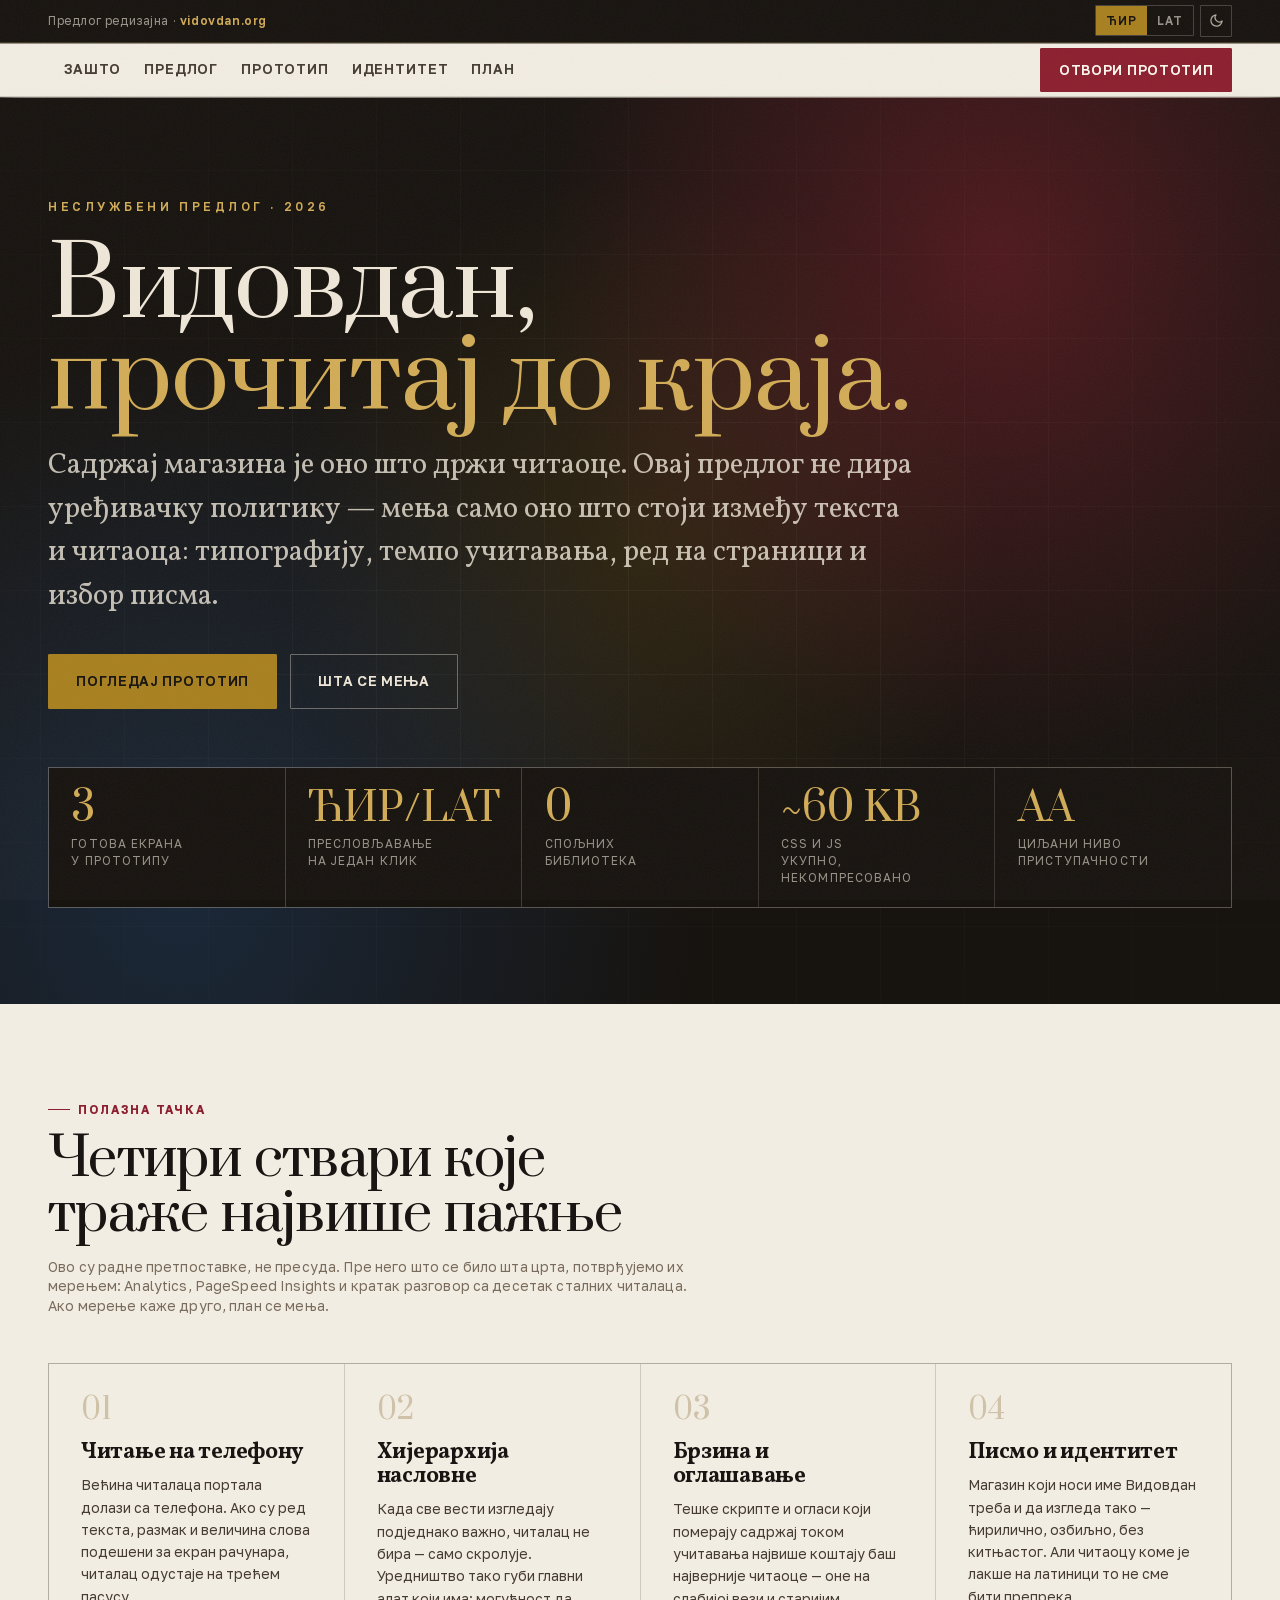
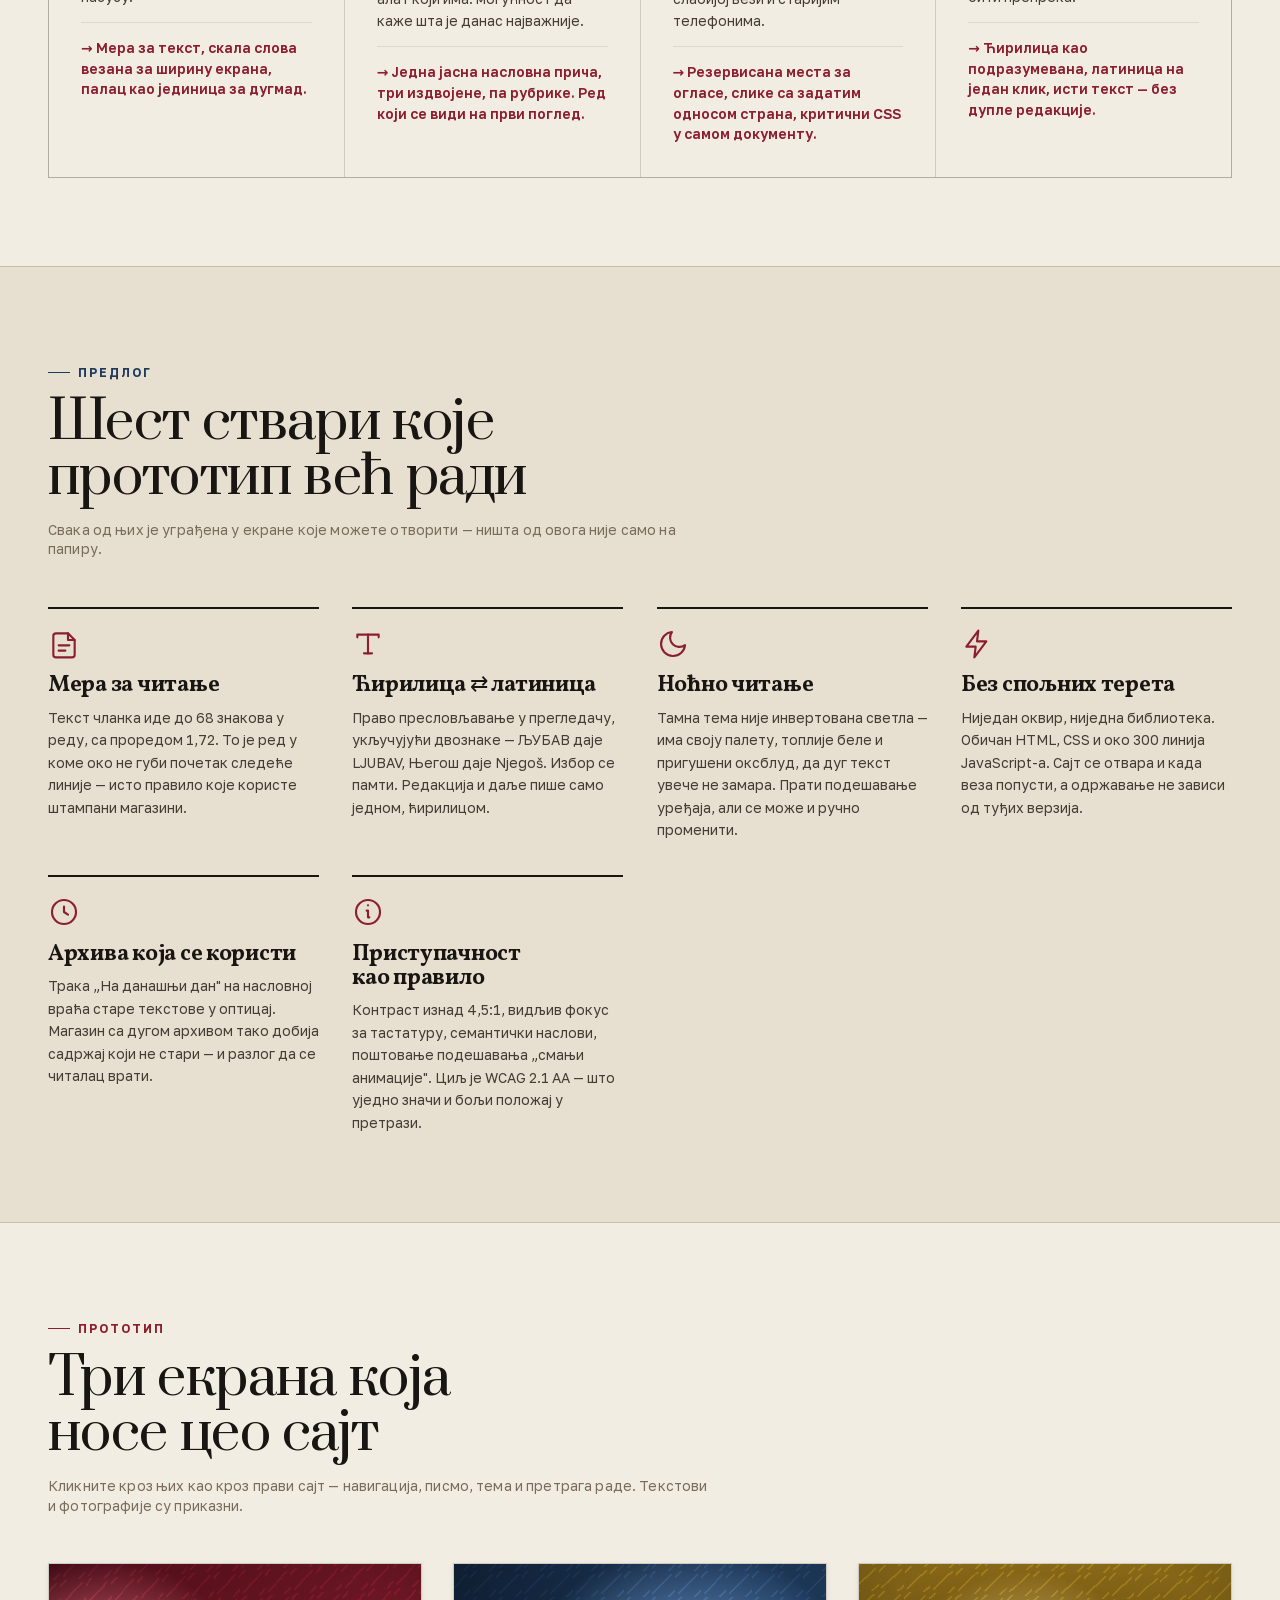
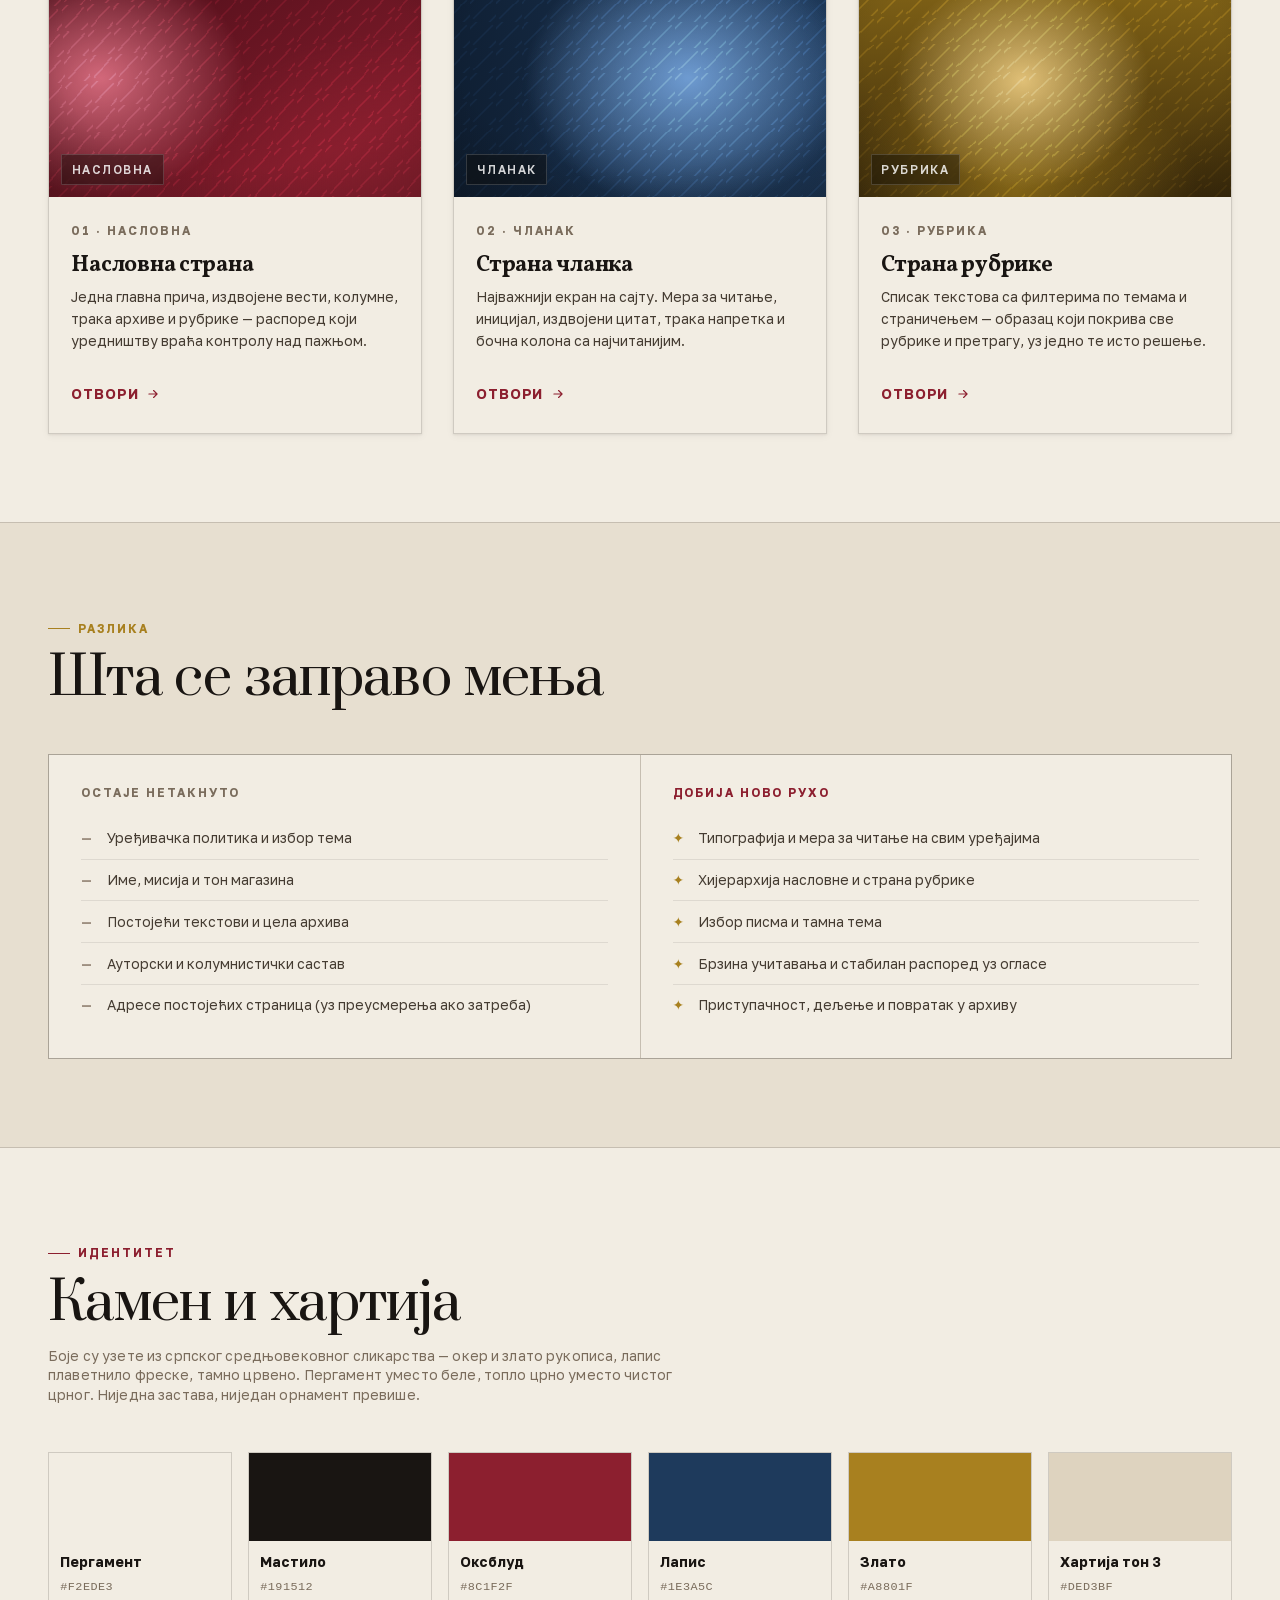
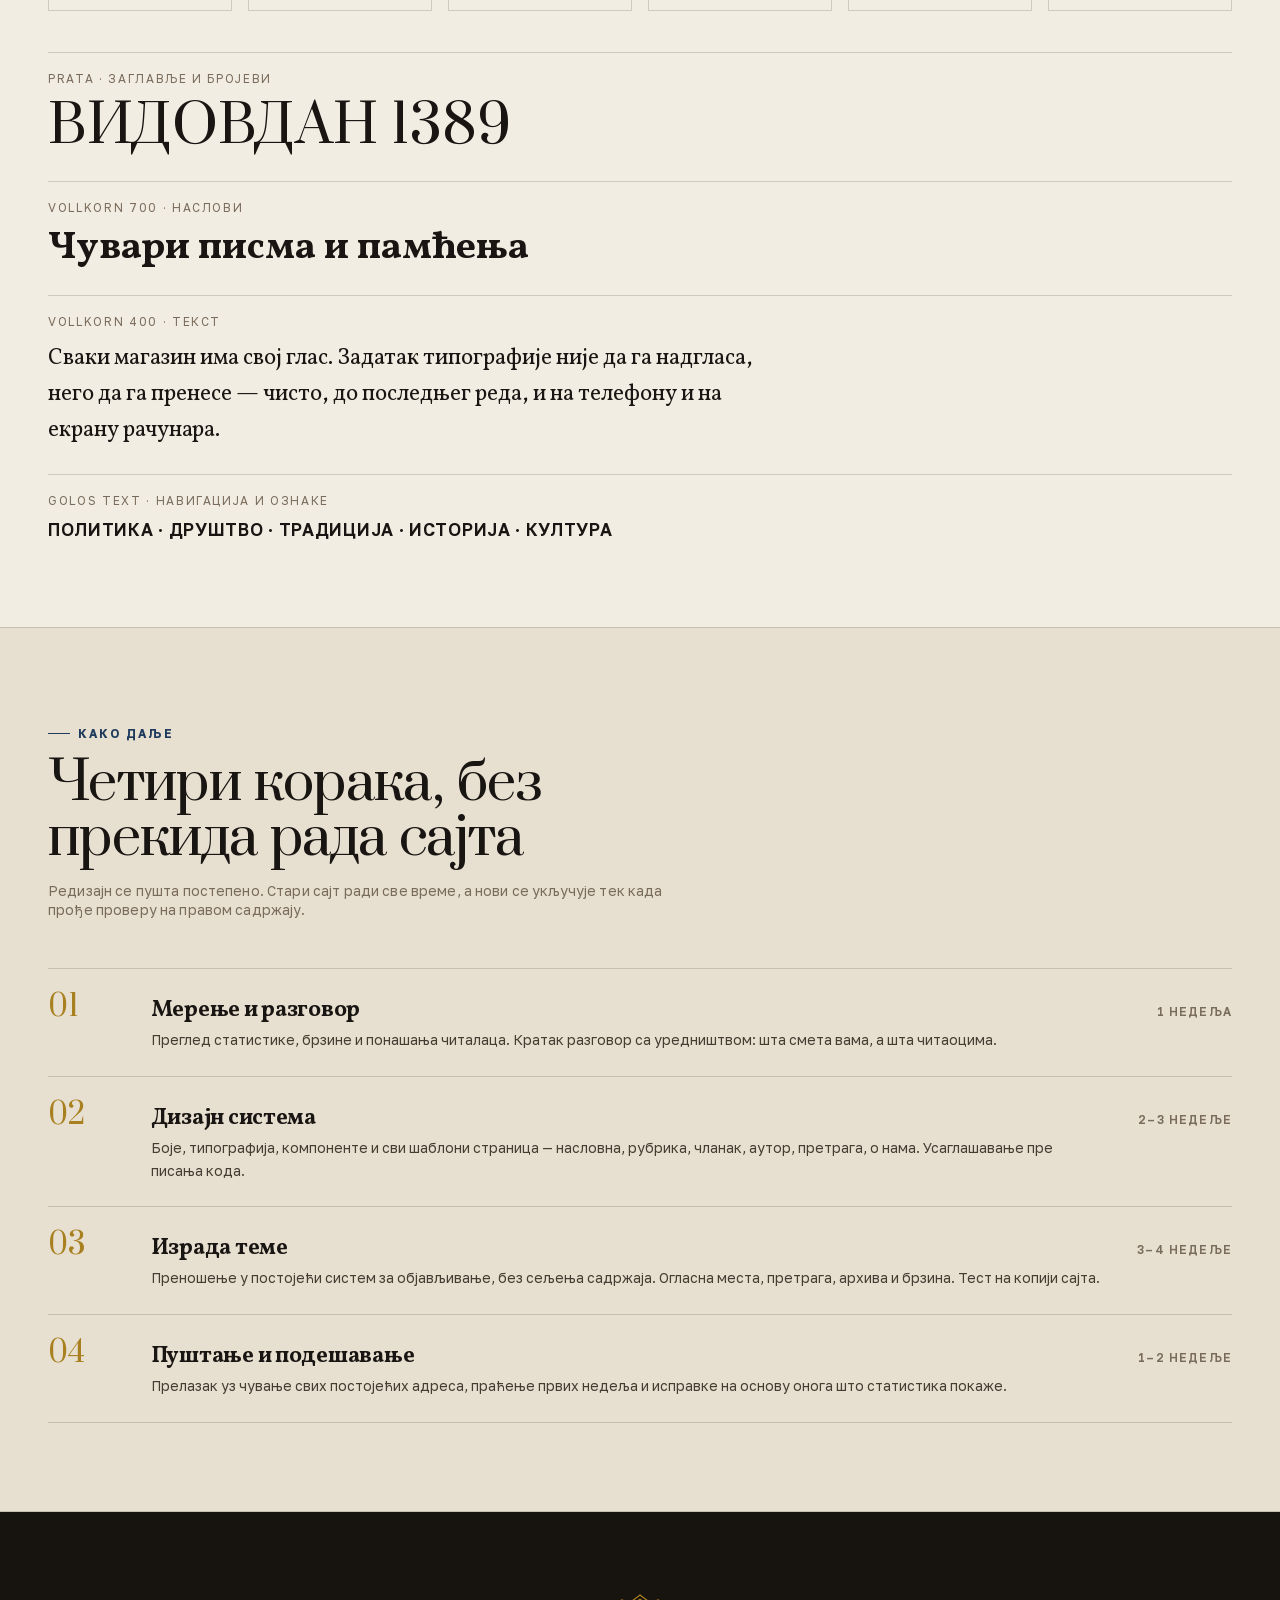
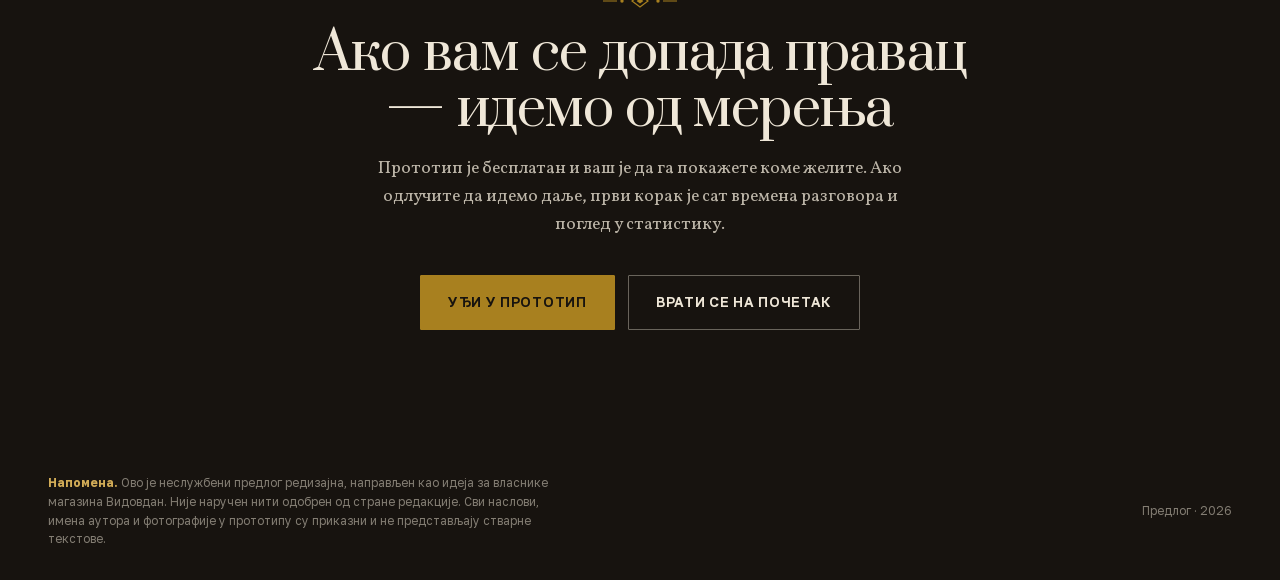
<file: index.html>
<!DOCTYPE html>
<html lang="sr-Cyrl" data-theme="light" data-script="cyr">
<head>
<meta charset="utf-8">
<meta name="viewport" content="width=device-width, initial-scale=1">
<title>Редизајн Видовдана — предлог</title>
<meta name="description" content="Предлог редизајна магазина Видовдан: читљивија типографија, ћирилица и латиница, ноћно читање и брз, приступачан сајт. Прототип у три екрана.">
<meta name="color-scheme" content="light dark">
<link rel="icon" href="data:image/svg+xml,%3Csvg xmlns='http://www.w3.org/2000/svg' viewBox='0 0 32 32'%3E%3Crect width='32' height='32' fill='%238C1F2F'/%3E%3Cpath d='M16 6 L26 16 L16 26 L6 16 Z' fill='none' stroke='%23D2AC57' stroke-width='2'/%3E%3Cpath d='M16 12 L20 16 L16 20 L12 16 Z' fill='%23D2AC57'/%3E%3C/svg%3E">
<link rel="preload" href="assets/fonts/vollkorn-cyrillic.woff2" as="font" type="font/woff2" crossorigin>
<link rel="preload" href="assets/fonts/golos-text-cyrillic.woff2" as="font" type="font/woff2" crossorigin>
<link rel="stylesheet" href="assets/css/fonts.css">
<link rel="stylesheet" href="assets/css/vidovdan.css">
<script>
(function () {
  document.documentElement.classList.add('js');
  try {
    var t = localStorage.getItem('vd-tema');
    if (!t) t = matchMedia('(prefers-color-scheme: dark)').matches ? 'dark' : 'light';
    document.documentElement.dataset.theme = t;
  } catch (e) {}
})();
</script>
</head>
<body>
<a class="skip-link" href="#main">Пређи на садржај</a>

<!-- ======================================================= горња трака -->
<div class="util">
  <div class="wrap util__in">
    <span class="util__date">Предлог редизајна · <b>vidovdan.org</b></span>
    <span class="util__spacer"></span>
    <div class="util__tools">
      <div class="toggle-group" role="group" aria-label="Избор писма">
        <button type="button" data-script-btn="cyr" aria-pressed="true">ЋИР</button>
        <button type="button" data-script-btn="lat" aria-pressed="false">LAT</button>
      </div>
      <button type="button" class="icon-btn" data-theme-btn aria-label="Ноћно читање">
        <svg data-icon-moon viewBox="0 0 24 24" fill="none" stroke="currentColor" stroke-width="2" stroke-linecap="round" stroke-linejoin="round" aria-hidden="true"><path d="M21 12.8A9 9 0 1 1 11.2 3a7 7 0 0 0 9.8 9.8z"/></svg>
        <svg data-icon-sun viewBox="0 0 24 24" fill="none" stroke="currentColor" stroke-width="2" stroke-linecap="round" stroke-linejoin="round" aria-hidden="true" style="display:none"><circle cx="12" cy="12" r="4"/><path d="M12 2v2M12 20v2M4.9 4.9l1.4 1.4M17.7 17.7l1.4 1.4M2 12h2M20 12h2M4.9 19.1l1.4-1.4M17.7 6.3l1.4-1.4"/></svg>
      </button>
    </div>
  </div>
</div>

<!-- ========================================================== навигација -->
<nav class="nav" data-nav aria-label="Главна навигација">
  <div class="wrap nav__in">
    <span class="nav__mini">ВИДОВДАН</span>
    <ul class="nav__links">
      <li><a href="#zasto">Зашто</a></li>
      <li><a href="#predlog">Предлог</a></li>
      <li><a href="#prototip">Прототип</a></li>
      <li><a href="#identitet">Идентитет</a></li>
      <li><a href="#plan">План</a></li>
    </ul>
    <a class="btn btn--primary" href="pocetna.html" style="padding:.6rem 1.1rem">Отвори прототип</a>
  </div>
</nav>

<main id="main">

<!-- =============================================================== херо -->
<section class="pitch-hero">
  <div class="wrap">
    <span class="pitch-hero__label reveal">Неслужбени предлог · 2026</span>
    <h1 class="reveal">Видовдан,<em>прочитај до краја.</em></h1>
    <p class="dek reveal">Садржај магазина је оно што држи читаоце. Овај предлог не дира уређивачку политику
      — мења само оно што стоји између текста и читаоца: типографију, темпо учитавања, ред на страници
      и избор писма.</p>
    <div class="pitch-cta reveal">
      <a class="btn btn--gold" href="pocetna.html">Погледај прототип</a>
      <a class="btn btn--ghost" href="#zasto">Шта се мења</a>
    </div>

    <div class="stat-row reveal">
      <div class="stat"><b>3</b><span>готова екрана<br>у прототипу</span></div>
      <div class="stat"><b>ЋИР/LAT</b><span>пресловљавање<br>на један клик</span></div>
      <div class="stat"><b>0</b><span>спољних<br>библиотека</span></div>
      <div class="stat"><b>~60 KB</b><span>CSS и JS<br>укупно, некомпресовано</span></div>
      <div class="stat"><b>AA</b><span>циљани ниво<br>приступачности</span></div>
    </div>
  </div>
</section>

<!-- ============================================================== зашто -->
<section class="sec" id="zasto">
  <div class="wrap">
    <div class="sec__head reveal">
      <span class="kicker">Полазна тачка</span>
      <h2>Четири ствари које траже највише пажње</h2>
      <p class="meta">Ово су радне претпоставке, не пресуда. Пре него што се било шта црта, потврђујемо их
        мерењем: Analytics, PageSpeed Insights и кратак разговор са десетак сталних читалаца.
        Ако мерење каже друго, план се мења.</p>
    </div>

    <div class="prob-grid">
      <article class="prob reveal">
        <span class="prob__n">01</span>
        <h3>Читање на телефону</h3>
        <p>Већина читалаца портала долази са телефона. Ако су ред текста, размак и величина слова
          подешени за екран рачунара, читалац одустаје на трећем пасусу.</p>
        <span class="prob__fix">→ Мера за текст, скала слова везана за ширину екрана, палац као јединица за дугмад.</span>
      </article>

      <article class="prob reveal">
        <span class="prob__n">02</span>
        <h3>Хијерархија насловне</h3>
        <p>Када све вести изгледају подједнако важно, читалац не бира — само скролује. Уредништво тако
          губи главни алат који има: могућност да каже шта је данас најважније.</p>
        <span class="prob__fix">→ Једна јасна насловна прича, три издвојене, па рубрике. Ред који се види на први поглед.</span>
      </article>

      <article class="prob reveal">
        <span class="prob__n">03</span>
        <h3>Брзина и оглашавање</h3>
        <p>Тешке скрипте и огласи који померају садржај током учитавања највише коштају баш најверније
          читаоце — оне на слабијој вези и старијим телефонима.</p>
        <span class="prob__fix">→ Резервисана места за огласе, слике са задатим односом страна, критични CSS у самом документу.</span>
      </article>

      <article class="prob reveal">
        <span class="prob__n">04</span>
        <h3>Писмо и идентитет</h3>
        <p>Магазин који носи име Видовдан треба и да изгледа тако — ћирилично, озбиљно, без китњастог.
          Али читаоцу коме је лакше на латиници то не сме бити препрека.</p>
        <span class="prob__fix">→ Ћирилица као подразумевана, латиница на један клик, исти текст — без дупле редакције.</span>
      </article>
    </div>
  </div>
</section>

<!-- ============================================================ предлог -->
<section class="sec sec--alt" id="predlog">
  <div class="wrap">
    <div class="sec__head reveal">
      <span class="kicker kicker--lapis">Предлог</span>
      <h2>Шест ствари које прототип већ ради</h2>
      <p class="meta">Свака од њих је уграђена у екране које можете отворити — ништа од овога није само на папиру.</p>
    </div>

    <div class="feat-grid">
      <article class="feat reveal">
        <div class="feat__ico"><svg viewBox="0 0 24 24" fill="none" stroke="currentColor" stroke-width="1.6" stroke-linecap="round" stroke-linejoin="round" aria-hidden="true"><path d="M4 20V6a2 2 0 0 1 2-2h9l5 5v11a2 2 0 0 1-2 2H6a2 2 0 0 1-2-2z"/><path d="M15 4v5h5"/><path d="M8 13h8M8 17h5"/></svg></div>
        <h3>Мера за читање</h3>
        <p>Текст чланка иде до 68 знакова у реду, са проредом 1,72. То је ред у коме око не губи почетак
          следеће линије — исто правило које користе штампани магазини.</p>
      </article>

      <article class="feat reveal">
        <div class="feat__ico"><svg viewBox="0 0 24 24" fill="none" stroke="currentColor" stroke-width="1.6" stroke-linecap="round" stroke-linejoin="round" aria-hidden="true"><path d="M4 7V5h16v2"/><path d="M9 19h6"/><path d="M12 5v14"/></svg></div>
        <h3>Ћирилица ⇄ латиница</h3>
        <p>Право пресловљавање у прегледачу, укључујући двознаке — ЉУБАВ даје LJUBAV, Његош даје Njegoš.
          Избор се памти. Редакција и даље пише само једном, ћирилицом.</p>
      </article>

      <article class="feat reveal">
        <div class="feat__ico"><svg viewBox="0 0 24 24" fill="none" stroke="currentColor" stroke-width="1.6" stroke-linecap="round" stroke-linejoin="round" aria-hidden="true"><path d="M21 12.8A9 9 0 1 1 11.2 3a7 7 0 0 0 9.8 9.8z"/></svg></div>
        <h3>Ноћно читање</h3>
        <p>Тамна тема није инвертована светла — има своју палету, топлије беле и пригушени оксблуд,
          да дуг текст увече не замара. Прати подешавање уређаја, али се може и ручно променити.</p>
      </article>

      <article class="feat reveal">
        <div class="feat__ico"><svg viewBox="0 0 24 24" fill="none" stroke="currentColor" stroke-width="1.6" stroke-linecap="round" stroke-linejoin="round" aria-hidden="true"><path d="M13 2 4 14h7l-1 8 9-12h-7z"/></svg></div>
        <h3>Без спољних терета</h3>
        <p>Ниједан оквир, ниједна библиотека. Обичан HTML, CSS и око 300 линија JavaScript-а.
          Сајт се отвара и када веза попусти, а одржавање не зависи од туђих верзија.</p>
      </article>

      <article class="feat reveal">
        <div class="feat__ico"><svg viewBox="0 0 24 24" fill="none" stroke="currentColor" stroke-width="1.6" stroke-linecap="round" stroke-linejoin="round" aria-hidden="true"><circle cx="12" cy="12" r="9"/><path d="M12 8v4l3 2"/></svg></div>
        <h3>Архива која се користи</h3>
        <p>Трака „На данашњи дан" на насловној враћа старе текстове у оптицај. Магазин са дугом архивом
          тако добија садржај који не стари — и разлог да се читалац врати.</p>
      </article>

      <article class="feat reveal">
        <div class="feat__ico"><svg viewBox="0 0 24 24" fill="none" stroke="currentColor" stroke-width="1.6" stroke-linecap="round" stroke-linejoin="round" aria-hidden="true"><circle cx="12" cy="12" r="9"/><path d="M12 7v.01"/><path d="M11 11h1v5h1"/></svg></div>
        <h3>Приступачност као правило</h3>
        <p>Контраст изнад 4,5:1, видљив фокус за тастатуру, семантички наслови, поштовање подешавања
          „смањи анимације". Циљ је WCAG 2.1 AA — што уједно значи и бољи положај у претрази.</p>
      </article>
    </div>
  </div>
</section>

<!-- =========================================================== прототип -->
<section class="sec" id="prototip">
  <div class="wrap">
    <div class="sec__head reveal">
      <span class="kicker">Прототип</span>
      <h2>Три екрана која носе цео сајт</h2>
      <p class="meta">Кликните кроз њих као кроз прави сајт — навигација, писмо, тема и претрага раде.
        Текстови и фотографије су приказни.</p>
    </div>

    <div class="proto-cards">
      <a class="proto reveal" href="pocetna.html">
        <image-slot tone="oxblood" seed="21" ratio="16/10" label="Насловна"></image-slot>
        <div class="proto__body">
          <span class="kicker kicker--bare kicker--muted">01 · Насловна</span>
          <h3>Насловна страна</h3>
          <p>Једна главна прича, издвојене вести, колумне, трака архиве и рубрике —
            распоред који уредништву враћа контролу над пажњом.</p>
          <span class="proto__go">Отвори
            <svg viewBox="0 0 24 24" fill="none" stroke="currentColor" stroke-width="2" stroke-linecap="round" stroke-linejoin="round" aria-hidden="true"><path d="M5 12h14M13 6l6 6-6 6"/></svg>
          </span>
        </div>
      </a>

      <a class="proto reveal" href="clanak.html">
        <image-slot tone="lapis" seed="34" ratio="16/10" label="Чланак"></image-slot>
        <div class="proto__body">
          <span class="kicker kicker--bare kicker--muted">02 · Чланак</span>
          <h3>Страна чланка</h3>
          <p>Најважнији екран на сајту. Мера за читање, иницијал, издвојени цитат,
            трака напретка и бочна колона са најчитанијим.</p>
          <span class="proto__go">Отвори
            <svg viewBox="0 0 24 24" fill="none" stroke="currentColor" stroke-width="2" stroke-linecap="round" stroke-linejoin="round" aria-hidden="true"><path d="M5 12h14M13 6l6 6-6 6"/></svg>
          </span>
        </div>
      </a>

      <a class="proto reveal" href="rubrika.html">
        <image-slot tone="gold" seed="47" ratio="16/10" label="Рубрика"></image-slot>
        <div class="proto__body">
          <span class="kicker kicker--bare kicker--muted">03 · Рубрика</span>
          <h3>Страна рубрике</h3>
          <p>Списак текстова са филтерима по темама и страничењем — образац који покрива
            све рубрике и претрагу, уз једно те исто решење.</p>
          <span class="proto__go">Отвори
            <svg viewBox="0 0 24 24" fill="none" stroke="currentColor" stroke-width="2" stroke-linecap="round" stroke-linejoin="round" aria-hidden="true"><path d="M5 12h14M13 6l6 6-6 6"/></svg>
          </span>
        </div>
      </a>
    </div>
  </div>
</section>

<!-- ============================================================ сада/после -->
<section class="sec sec--alt">
  <div class="wrap">
    <div class="sec__head reveal">
      <span class="kicker kicker--gold">Разлика</span>
      <h2>Шта се заправо мења</h2>
    </div>
    <div class="compare reveal">
      <div class="compare--now">
        <h3>Остаје нетакнуто</h3>
        <ul>
          <li>Уређивачка политика и избор тема</li>
          <li>Име, мисија и тон магазина</li>
          <li>Постојећи текстови и цела архива</li>
          <li>Ауторски и колумнистички састав</li>
          <li>Адресе постојећих страница (уз преусмерења ако затреба)</li>
        </ul>
      </div>
      <div class="compare--new">
        <h3>Добија ново рухо</h3>
        <ul>
          <li>Типографија и мера за читање на свим уређајима</li>
          <li>Хијерархија насловне и страна рубрике</li>
          <li>Избор писма и тамна тема</li>
          <li>Брзина учитавања и стабилан распоред уз огласе</li>
          <li>Приступачност, дељење и повратак у архиву</li>
        </ul>
      </div>
    </div>
  </div>
</section>

<!-- ========================================================== идентитет -->
<section class="sec" id="identitet">
  <div class="wrap">
    <div class="sec__head reveal">
      <span class="kicker">Идентитет</span>
      <h2>Камен и хартија</h2>
      <p class="meta">Боје су узете из српског средњовековног сликарства — окер и злато рукописа,
        лапис плаветнило фреске, тамно црвено. Пергамент уместо беле, топло црно уместо чистог црног.
        Ниједна застава, ниједан орнамент превише.</p>
    </div>

    <div class="swatches reveal">
      <div class="sw"><div class="sw__chip" style="background:#F2EDE3"></div><div class="sw__meta"><b>Пергамент</b><code>#F2EDE3</code></div></div>
      <div class="sw"><div class="sw__chip" style="background:#191512"></div><div class="sw__meta"><b>Мастило</b><code>#191512</code></div></div>
      <div class="sw"><div class="sw__chip" style="background:#8C1F2F"></div><div class="sw__meta"><b>Оксблуд</b><code>#8C1F2F</code></div></div>
      <div class="sw"><div class="sw__chip" style="background:#1E3A5C"></div><div class="sw__meta"><b>Лапис</b><code>#1E3A5C</code></div></div>
      <div class="sw"><div class="sw__chip" style="background:#A8801F"></div><div class="sw__meta"><b>Злато</b><code>#A8801F</code></div></div>
      <div class="sw"><div class="sw__chip" style="background:#DED3BF"></div><div class="sw__meta"><b>Хартија тон 3</b><code>#DED3BF</code></div></div>
    </div>

    <div class="type-spec reveal" style="margin-top:2.6rem">
      <div class="type-row type-row--display">
        <div class="type-row__label">Prata · заглавље и бројеви</div>
        <div class="type-row__sample">ВИДОВДАН 1389</div>
      </div>
      <div class="type-row type-row--head">
        <div class="type-row__label">Vollkorn 700 · наслови</div>
        <div class="type-row__sample">Чувари писма и памћења</div>
      </div>
      <div class="type-row type-row--body">
        <div class="type-row__label">Vollkorn 400 · текст</div>
        <div class="type-row__sample">Сваки магазин има свој глас. Задатак типографије није да га надгласа,
          него да га пренесе — чисто, до последњег реда, и на телефону и на екрану рачунара.</div>
      </div>
      <div class="type-row type-row--ui">
        <div class="type-row__label">Golos Text · навигација и ознаке</div>
        <div class="type-row__sample">ПОЛИТИКА · ДРУШТВО · ТРАДИЦИЈА · ИСТОРИЈА · КУЛТУРА</div>
      </div>
    </div>
  </div>
</section>

<!-- =============================================================== план -->
<section class="sec sec--alt" id="plan">
  <div class="wrap">
    <div class="sec__head reveal">
      <span class="kicker kicker--lapis">Како даље</span>
      <h2>Четири корака, без прекида рада сајта</h2>
      <p class="meta">Редизајн се пушта постепено. Стари сајт ради све време, а нови се укључује
        тек када прође проверу на правом садржају.</p>
    </div>

    <ol class="phases reveal">
      <li class="phase">
        <div>
          <h3>Мерење и разговор</h3>
          <p>Преглед статистике, брзине и понашања читалаца. Кратак разговор са уредништвом:
            шта смета вама, а шта читаоцима.</p>
        </div>
        <span class="phase__when">1 недеља</span>
      </li>
      <li class="phase">
        <div>
          <h3>Дизајн система</h3>
          <p>Боје, типографија, компоненте и сви шаблони страница — насловна, рубрика, чланак,
            аутор, претрага, о нама. Усаглашавање пре писања кода.</p>
        </div>
        <span class="phase__when">2–3 недеље</span>
      </li>
      <li class="phase">
        <div>
          <h3>Израда теме</h3>
          <p>Преношење у постојећи систем за објављивање, без сељења садржаја. Огласна места,
            претрага, архива и брзина. Тест на копији сајта.</p>
        </div>
        <span class="phase__when">3–4 недеље</span>
      </li>
      <li class="phase">
        <div>
          <h3>Пуштање и подешавање</h3>
          <p>Прелазак уз чување свих постојећих адреса, праћење првих недеља и исправке
            на основу онога што статистика покаже.</p>
        </div>
        <span class="phase__when">1–2 недеље</span>
      </li>
    </ol>
  </div>
</section>

<!-- ================================================================ CTA -->
<section class="cta-final">
  <div class="wrap wrap--narrow">
    <svg class="orn" viewBox="0 0 74 18" fill="none" aria-hidden="true" style="margin:0 auto">
      <path d="M37 3 L45 9 L37 15 L29 9 Z" stroke="currentColor" stroke-width="1.2"/>
      <path d="M37 6.4 L40.4 9 L37 11.6 L33.6 9 Z" fill="currentColor"/>
      <circle cx="19" cy="9" r="1.7" fill="currentColor"/>
      <circle cx="55" cy="9" r="1.7" fill="currentColor"/>
      <path d="M0 9 H14 M60 9 H74" stroke="currentColor" stroke-width="1.2"/>
    </svg>
    <h2>Ако вам се допада правац — идемо од мерења</h2>
    <p>Прототип је бесплатан и ваш је да га покажете коме желите. Ако одлучите да идемо даље,
      први корак је сат времена разговора и поглед у статистику.</p>
    <div class="pitch-cta">
      <a class="btn btn--gold" href="pocetna.html">Уђи у прототип</a>
      <a class="btn btn--ghost" href="#zasto">Врати се на почетак</a>
    </div>
  </div>
</section>

</main>

<footer class="footer">
  <div class="wrap">
    <div class="footer__bottom" style="border-top:0;padding-top:0">
      <p style="margin:0;max-width:64ch">
        <strong style="color:var(--gold-soft)">Напомена.</strong>
        Ово је неслужбени предлог редизајна, направљен као идеја за власнике магазина Видовдан.
        Није наручен нити одобрен од стране редакције. Сви наслови, имена аутора и фотографије
        у прототипу су приказни и не представљају стварне текстове.
      </p>
      <p style="margin:0">Предлог · 2026</p>
    </div>
  </div>
</footer>

<script src="assets/js/image-slot.js"></script>
<script src="assets/js/support.js"></script>
</body>
</html>
</file>
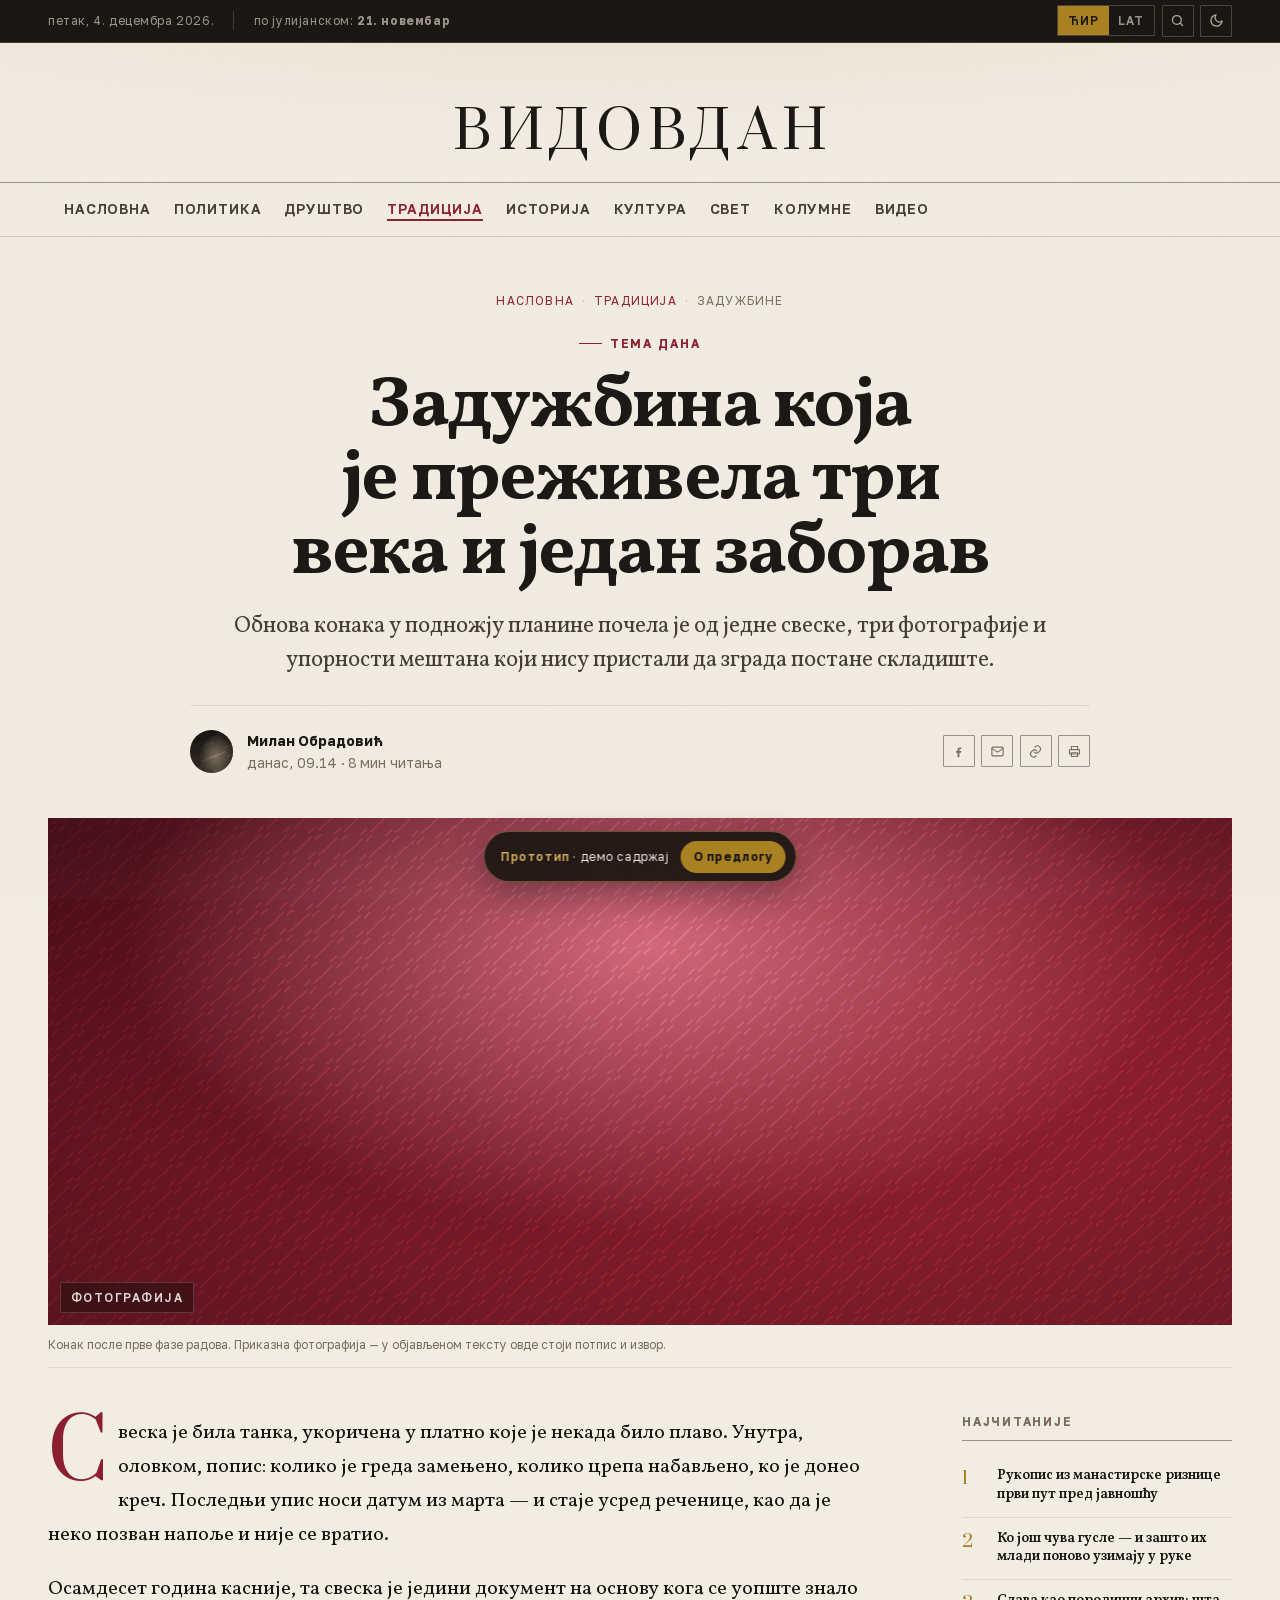
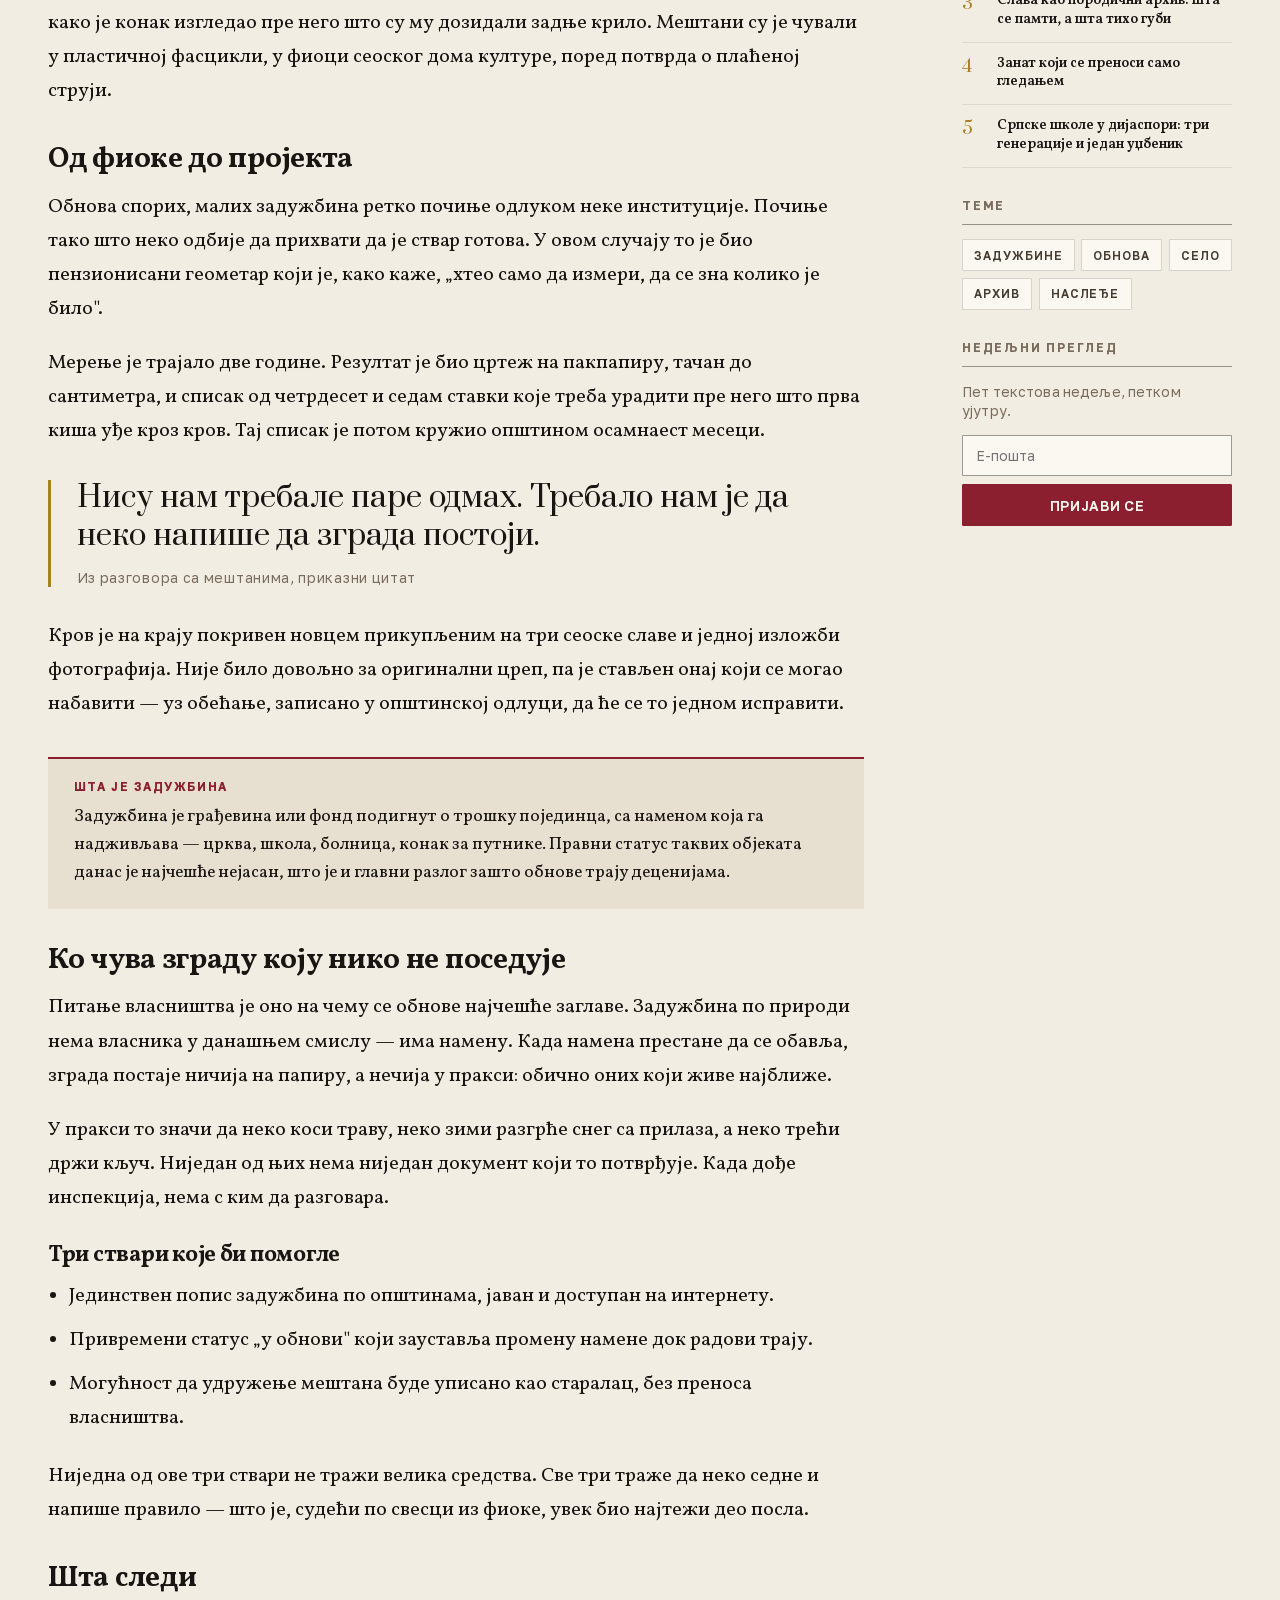
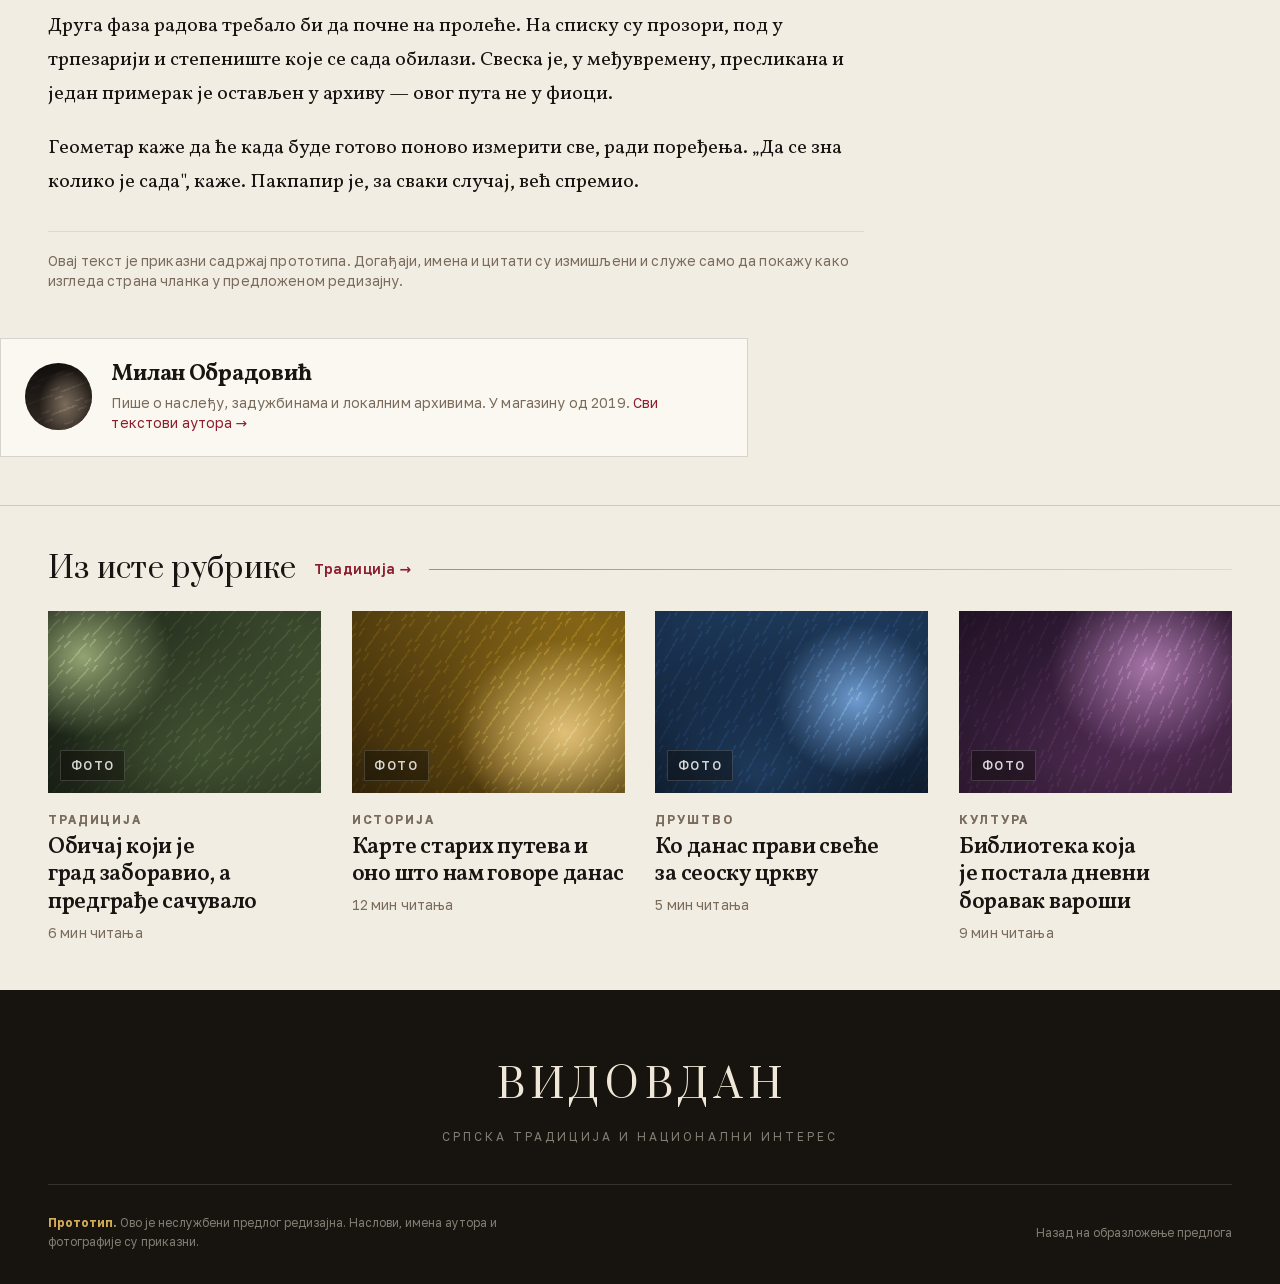
<file: clanak.html>
<!DOCTYPE html>
<html lang="sr-Cyrl" data-theme="light" data-script="cyr">
<head>
<meta charset="utf-8">
<meta name="viewport" content="width=device-width, initial-scale=1">
<title>Задужбина која је преживела три века и један заборав | Видовдан</title>
<meta name="description" content="Прототип стране чланка: мера за читање, иницијал, издвојени цитат, трака напретка и бочна колона.">
<meta name="color-scheme" content="light dark">
<link rel="icon" href="data:image/svg+xml,%3Csvg xmlns='http://www.w3.org/2000/svg' viewBox='0 0 32 32'%3E%3Crect width='32' height='32' fill='%238C1F2F'/%3E%3Cpath d='M16 6 L26 16 L16 26 L6 16 Z' fill='none' stroke='%23D2AC57' stroke-width='2'/%3E%3Cpath d='M16 12 L20 16 L16 20 L12 16 Z' fill='%23D2AC57'/%3E%3C/svg%3E">
<link rel="preload" href="assets/fonts/vollkorn-cyrillic.woff2" as="font" type="font/woff2" crossorigin>
<link rel="preload" href="assets/fonts/golos-text-cyrillic.woff2" as="font" type="font/woff2" crossorigin>
<link rel="stylesheet" href="assets/css/fonts.css">
<link rel="stylesheet" href="assets/css/vidovdan.css">
<script>
(function () {
  document.documentElement.classList.add('js');
  try {
    var t = localStorage.getItem('vd-tema');
    if (!t) t = matchMedia('(prefers-color-scheme: dark)').matches ? 'dark' : 'light';
    document.documentElement.dataset.theme = t;
  } catch (e) {}
})();
</script>
</head>
<body>
<a class="skip-link" href="#main">Пређи на садржај</a>
<div class="progress" data-progress></div>

<!-- ======================================================= горња трака -->
<div class="util">
  <div class="wrap util__in">
    <span class="util__date" data-date-greg>—</span>
    <span class="util__saint">по јулијанском: <b data-date-jul>—</b></span>
    <span class="util__spacer"></span>
    <div class="util__tools">
      <div class="toggle-group" role="group" aria-label="Избор писма">
        <button type="button" data-script-btn="cyr" aria-pressed="true">ЋИР</button>
        <button type="button" data-script-btn="lat" aria-pressed="false">LAT</button>
      </div>
      <button type="button" class="icon-btn" data-search aria-label="Претрага">
        <svg viewBox="0 0 24 24" fill="none" stroke="currentColor" stroke-width="2" stroke-linecap="round" aria-hidden="true"><circle cx="11" cy="11" r="7"/><path d="M20 20l-3.5-3.5"/></svg>
      </button>
      <button type="button" class="icon-btn" data-theme-btn aria-label="Ноћно читање">
        <svg data-icon-moon viewBox="0 0 24 24" fill="none" stroke="currentColor" stroke-width="2" stroke-linecap="round" stroke-linejoin="round" aria-hidden="true"><path d="M21 12.8A9 9 0 1 1 11.2 3a7 7 0 0 0 9.8 9.8z"/></svg>
        <svg data-icon-sun viewBox="0 0 24 24" fill="none" stroke="currentColor" stroke-width="2" stroke-linecap="round" stroke-linejoin="round" aria-hidden="true" style="display:none"><circle cx="12" cy="12" r="4"/><path d="M12 2v2M12 20v2M4.9 4.9l1.4 1.4M17.7 17.7l1.4 1.4M2 12h2M20 12h2M4.9 19.1l1.4-1.4M17.7 6.3l1.4-1.4"/></svg>
      </button>
    </div>
  </div>
</div>

<!-- =========================================================== заглавље -->
<header class="masthead" style="padding-bottom:.9rem">
  <div class="wrap">
    <span class="wordmark" style="font-size:var(--step-4)"><a href="pocetna.html">ВИДОВДАН</a></span>
  </div>
</header>

<!-- ========================================================== навигација -->
<nav class="nav" data-nav aria-label="Главна навигација">
  <div class="wrap nav__in">
    <span class="nav__mini">ВИДОВДАН</span>
    <ul class="nav__links">
      <li><a href="pocetna.html">Насловна</a></li>
      <li><a href="rubrika.html">Политика</a></li>
      <li><a href="rubrika.html">Друштво</a></li>
      <li><a href="rubrika.html" aria-current="page">Традиција</a></li>
      <li><a href="rubrika.html">Историја</a></li>
      <li><a href="rubrika.html">Култура</a></li>
      <li><a href="rubrika.html">Свет</a></li>
      <li><a href="rubrika.html">Колумне</a></li>
      <li><a href="rubrika.html">Видео</a></li>
    </ul>
    <button type="button" class="nav__burger" data-burger aria-label="Мени" aria-expanded="false">
      <svg viewBox="0 0 24 24" fill="none" stroke="currentColor" stroke-width="2" stroke-linecap="round" aria-hidden="true"><path d="M3 6h18M3 12h18M3 18h18"/></svg>
    </button>
  </div>
</nav>

<div class="drawer" data-drawer data-open="false">
  <div class="drawer__top">
    <button type="button" class="icon-btn" data-drawer-close aria-label="Затвори мени">
      <svg viewBox="0 0 24 24" fill="none" stroke="currentColor" stroke-width="2" stroke-linecap="round" aria-hidden="true"><path d="M6 6l12 12M18 6L6 18"/></svg>
    </button>
  </div>
  <ul class="drawer__list">
    <li><a href="pocetna.html">Насловна</a></li>
    <li><a href="rubrika.html">Политика</a></li>
    <li><a href="rubrika.html">Друштво</a></li>
    <li><a href="rubrika.html">Традиција</a></li>
    <li><a href="rubrika.html">Историја</a></li>
    <li><a href="rubrika.html">Култура</a></li>
    <li><a href="rubrika.html">Свет</a></li>
    <li><a href="rubrika.html">Колумне</a></li>
    <li><a href="rubrika.html">Видео</a></li>
  </ul>
</div>

<div class="overlay" data-search-overlay data-open="false">
  <div class="overlay__close">
    <button type="button" class="icon-btn" data-search-close aria-label="Затвори претрагу">
      <svg viewBox="0 0 24 24" fill="none" stroke="currentColor" stroke-width="2" stroke-linecap="round" aria-hidden="true"><path d="M6 6l12 12M18 6L6 18"/></svg>
    </button>
  </div>
  <div class="overlay__box">
    <form>
      <label for="q">Претрага магазина</label>
      <input id="q" type="search" placeholder="Појам, име аутора, рубрика…" autocomplete="off">
    </form>
    <p class="overlay__hint" data-search-msg>
      Често тражено:
      <a class="tag" href="rubrika.html">Задужбине</a>
      <a class="tag" href="rubrika.html">Рукописи</a>
      <a class="tag" href="rubrika.html">Слава</a>
      <a class="tag" href="rubrika.html">Гусле</a>
    </p>
  </div>
</div>

<main id="main">
<article data-progress-target>

  <!-- ============================================================ увод -->
  <div class="wrap">
    <div class="art-head">
      <nav class="crumbs" aria-label="Путања">
        <a href="pocetna.html">Насловна</a><span>·</span><a href="rubrika.html">Традиција</a><span>·</span>Задужбине
      </nav>
      <span class="kicker">Тема дана</span>
      <h1>Задужбина која је преживела три века и један заборав</h1>
      <p class="dek">Обнова конака у подножју планине почела је од једне свеске, три фотографије
        и упорности мештана који нису пристали да зграда постане складиште.</p>

      <div class="byline">
        <image-slot tone="ink" seed="7" round></image-slot>
        <div class="byline__who">
          <div class="byline__name">Милан Обрадовић</div>
          <div class="meta">данас, 09.14 · 8 мин читања</div>
        </div>
        <div class="share">
          <button type="button" class="icon-btn" aria-label="Подели на Фејсбуку">
            <svg viewBox="0 0 24 24" fill="currentColor" aria-hidden="true"><path d="M13.5 21v-7h2.4l.4-2.8h-2.8V9.4c0-.8.2-1.4 1.4-1.4h1.5V5.5c-.3 0-1.2-.1-2.2-.1-2.2 0-3.7 1.3-3.7 3.8v2H8v2.8h2.5V21h3z"/></svg>
          </button>
          <button type="button" class="icon-btn" aria-label="Пошаљи е-поштом">
            <svg viewBox="0 0 24 24" fill="none" stroke="currentColor" stroke-width="1.8" aria-hidden="true"><rect x="3" y="5" width="18" height="14" rx="2"/><path d="M3 7l9 6 9-6"/></svg>
          </button>
          <button type="button" class="icon-btn" aria-label="Копирај везу">
            <svg viewBox="0 0 24 24" fill="none" stroke="currentColor" stroke-width="1.8" stroke-linecap="round" aria-hidden="true"><path d="M10 13a5 5 0 0 0 7 0l2-2a5 5 0 0 0-7-7l-1 1"/><path d="M14 11a5 5 0 0 0-7 0l-2 2a5 5 0 0 0 7 7l1-1"/></svg>
          </button>
          <button type="button" class="icon-btn" aria-label="Штампај" onclick="window.print()">
            <svg viewBox="0 0 24 24" fill="none" stroke="currentColor" stroke-width="1.8" aria-hidden="true"><path d="M7 9V4h10v5"/><rect x="4" y="9" width="16" height="7" rx="1"/><path d="M7 14h10v6H7z"/></svg>
          </button>
        </div>
      </div>
    </div>
  </div>

  <!-- ========================================================= главна слика -->
  <div class="wrap">
    <figure class="art-hero">
      <image-slot tone="oxblood" seed="101" ratio="21/9" label="Фотографија"></image-slot>
      <figcaption>Конак после прве фазе радова. Приказна фотографија — у објављеном тексту овде стоји потпис и извор.</figcaption>
    </figure>
  </div>

  <!-- ============================================================= текст -->
  <div class="wrap">
    <div class="art-body">
      <div class="prose">
        <p>Свеска је била танка, укоричена у платно које је некада било плаво. Унутра, оловком, попис:
          колико је греда замењено, колико црепа набављено, ко је донео креч. Последњи упис носи датум
          из марта — и стаје усред реченице, као да је неко позван напоље и није се вратио.</p>

        <p>Осамдесет година касније, та свеска је једини документ на основу кога се уопште знало
          како је конак изгледао пре него што су му дозидали задње крило. Мештани су је чували
          у пластичној фасцикли, у фиоци сеоског дома културе, поред потврда о плаћеној струји.</p>

        <h2>Од фиоке до пројекта</h2>

        <p>Обнова спорих, малих задужбина ретко почиње одлуком неке институције. Почиње тако што
          неко одбије да прихвати да је ствар готова. У овом случају то је био пензионисани геометар
          који је, како каже, „хтео само да измери, да се зна колико је било".</p>

        <p>Мерење је трајало две године. Резултат је био цртеж на пакпапиру, тачан до сантиметра,
          и списак од четрдесет и седам ставки које треба урадити пре него што прва киша уђе кроз кров.
          Тај списак је потом кружио општином осамнаест месеци.</p>

        <blockquote>
          Нису нам требале паре одмах. Требало нам је да неко напише да зграда постоји.
          <cite>Из разговора са мештанима, приказни цитат</cite>
        </blockquote>

        <p>Кров је на крају покривен новцем прикупљеним на три сеоске славе и једној изложби
          фотографија. Није било довољно за оригинални цреп, па је стављен онај који се могао
          набавити — уз обећање, записано у општинској одлуци, да ће се то једном исправити.</p>

        <div class="callout">
          <h4>Шта је задужбина</h4>
          <p>Задужбина је грађевина или фонд подигнут о трошку појединца, са наменом која га
            надживљава — црква, школа, болница, конак за путнике. Правни статус таквих објеката
            данас је најчешће нејасан, што је и главни разлог зашто обнове трају деценијама.</p>
        </div>

        <h2>Ко чува зграду коју нико не поседује</h2>

        <p>Питање власништва је оно на чему се обнове најчешће заглаве. Задужбина по природи
          нема власника у данашњем смислу — има намену. Када намена престане да се обавља,
          зграда постаје ничија на папиру, а нечија у пракси: обично оних који живе најближе.</p>

        <p>У пракси то значи да неко коси траву, неко зими разгрће снег са прилаза, а неко
          трећи држи кључ. Ниједан од њих нема ниједан документ који то потврђује. Када дође
          инспекција, нема с ким да разговара.</p>

        <h3>Три ствари које би помогле</h3>

        <ul>
          <li>Јединствен попис задужбина по општинама, јаван и доступан на интернету.</li>
          <li>Привремени статус „у обнови" који зауставља промену намене док радови трају.</li>
          <li>Могућност да удружење мештана буде уписано као старалац, без преноса власништва.</li>
        </ul>

        <p>Ниједна од ове три ствари не тражи велика средства. Све три траже да неко седне и напише
          правило — што је, судећи по свесци из фиоке, увек био најтежи део посла.</p>

        <h2>Шта следи</h2>

        <p>Друга фаза радова требало би да почне на пролеће. На списку су прозори, под у трпезарији
          и степениште које се сада обилази. Свеска је, у међувремену, пресликана и један примерак
          је остављен у архиву — овог пута не у фиоци.</p>

        <p>Геометар каже да ће када буде готово поново измерити све, ради поређења. „Да се зна
          колико је сада", каже. Пакпапир је, за сваки случај, већ спремио.</p>

        <p class="meta" style="margin-top:2rem;padding-top:1.2rem;border-top:1px solid var(--rule-soft)">
          Овај текст је приказни садржај прототипа. Догађаји, имена и цитати су измишљени
          и служе само да покажу како изгледа страна чланка у предложеном редизајну.
        </p>
      </div>

      <!-- ========================================================= бочна -->
      <aside class="rail">
        <div>
          <h4>Најчитаније</h4>
          <ol>
            <li><a href="clanak.html">Рукопис из манастирске ризнице први пут пред јавношћу</a></li>
            <li><a href="clanak.html">Ко још чува гусле — и зашто их млади поново узимају у руке</a></li>
            <li><a href="clanak.html">Слава као породични архив: шта се памти, а шта тихо губи</a></li>
            <li><a href="clanak.html">Занат који се преноси само гледањем</a></li>
            <li><a href="clanak.html">Српске школе у дијаспори: три генерације и један уџбеник</a></li>
          </ol>
        </div>

        <div>
          <h4>Теме</h4>
          <div class="tags">
            <a class="tag" href="rubrika.html">Задужбине</a>
            <a class="tag" href="rubrika.html">Обнова</a>
            <a class="tag" href="rubrika.html">Село</a>
            <a class="tag" href="rubrika.html">Архив</a>
            <a class="tag" href="rubrika.html">Наслеђе</a>
          </div>
        </div>

        <div>
          <h4>Недељни преглед</h4>
          <p class="meta" style="margin-bottom:.9rem">Пет текстова недеље, петком ујутру.</p>
          <form data-demo-form>
            <input type="email" placeholder="Е-пошта" aria-label="Адреса е-поште" required
                   style="width:100%;font-family:var(--sans);font-size:var(--step--1);padding:.7rem .8rem;border:1px solid var(--rule-strong);background:var(--surface);color:var(--ink);border-radius:1px">
            <button class="btn btn--primary" type="submit" style="width:100%;margin-top:.5rem;padding:.7rem 1rem">Пријави се</button>
          </form>
          <p class="meta" data-form-msg style="margin-top:.6rem"></p>
        </div>
      </aside>
    </div>
  </div>

  <!-- =========================================================== аутор -->
  <div class="wrap art-foot">
    <div class="author-card">
      <image-slot tone="ink" seed="7" round></image-slot>
      <div>
        <h4>Милан Обрадовић</h4>
        <p class="meta">Пише о наслеђу, задужбинама и локалним архивима. У магазину од 2019.
          <a href="rubrika.html" style="color:var(--oxblood)">Сви текстови аутора →</a></p>
      </div>
    </div>
  </div>

</article>

<!-- ========================================================== повезано -->
<section class="related">
  <div class="wrap">
    <div class="rule-head">
      <h2>Из исте рубрике</h2>
      <a class="more" href="rubrika.html">Традиција →</a>
    </div>
    <div class="related-grid">
      <a class="rel-card reveal" href="clanak.html">
        <image-slot tone="olive" seed="201" ratio="3/2" label="Фото"></image-slot>
        <span class="kicker kicker--bare kicker--muted">Традиција</span>
        <h3>Обичај који је град заборавио, а предграђе сачувало</h3>
        <p class="meta">6 мин читања</p>
      </a>
      <a class="rel-card reveal" href="clanak.html">
        <image-slot tone="gold" seed="211" ratio="3/2" label="Фото"></image-slot>
        <span class="kicker kicker--bare kicker--muted">Историја</span>
        <h3>Карте старих путева и оно што нам говоре данас</h3>
        <p class="meta">12 мин читања</p>
      </a>
      <a class="rel-card reveal" href="clanak.html">
        <image-slot tone="lapis" seed="221" ratio="3/2" label="Фото"></image-slot>
        <span class="kicker kicker--bare kicker--muted">Друштво</span>
        <h3>Ко данас прави свеће за сеоску цркву</h3>
        <p class="meta">5 мин читања</p>
      </a>
      <a class="rel-card reveal" href="clanak.html">
        <image-slot tone="plum" seed="231" ratio="3/2" label="Фото"></image-slot>
        <span class="kicker kicker--bare kicker--muted">Култура</span>
        <h3>Библиотека која је постала дневни боравак вароши</h3>
        <p class="meta">9 мин читања</p>
      </a>
    </div>
  </div>
</section>

</main>

<footer class="footer">
  <div class="wrap">
    <div class="footer__top">
      <div class="footer__mark">ВИДОВДАН</div>
      <div class="footer__tag">Српска традиција и национални интерес</div>
    </div>
    <div class="footer__bottom" style="border-top:0;padding-top:1.8rem">
      <p style="margin:0;max-width:62ch">
        <strong style="color:var(--gold-soft)">Прототип.</strong>
        Ово је неслужбени предлог редизајна. Наслови, имена аутора и фотографије су приказни.
      </p>
      <p style="margin:0"><a href="index.html">Назад на образложење предлога</a></p>
    </div>
  </div>
</footer>

<div class="proto-pill">
  <span><b>Прототип</b> · демо садржај</span>
  <a href="index.html">О предлогу</a>
</div>

<script src="assets/js/image-slot.js"></script>
<script src="assets/js/support.js"></script>
</body>
</html>
</file>
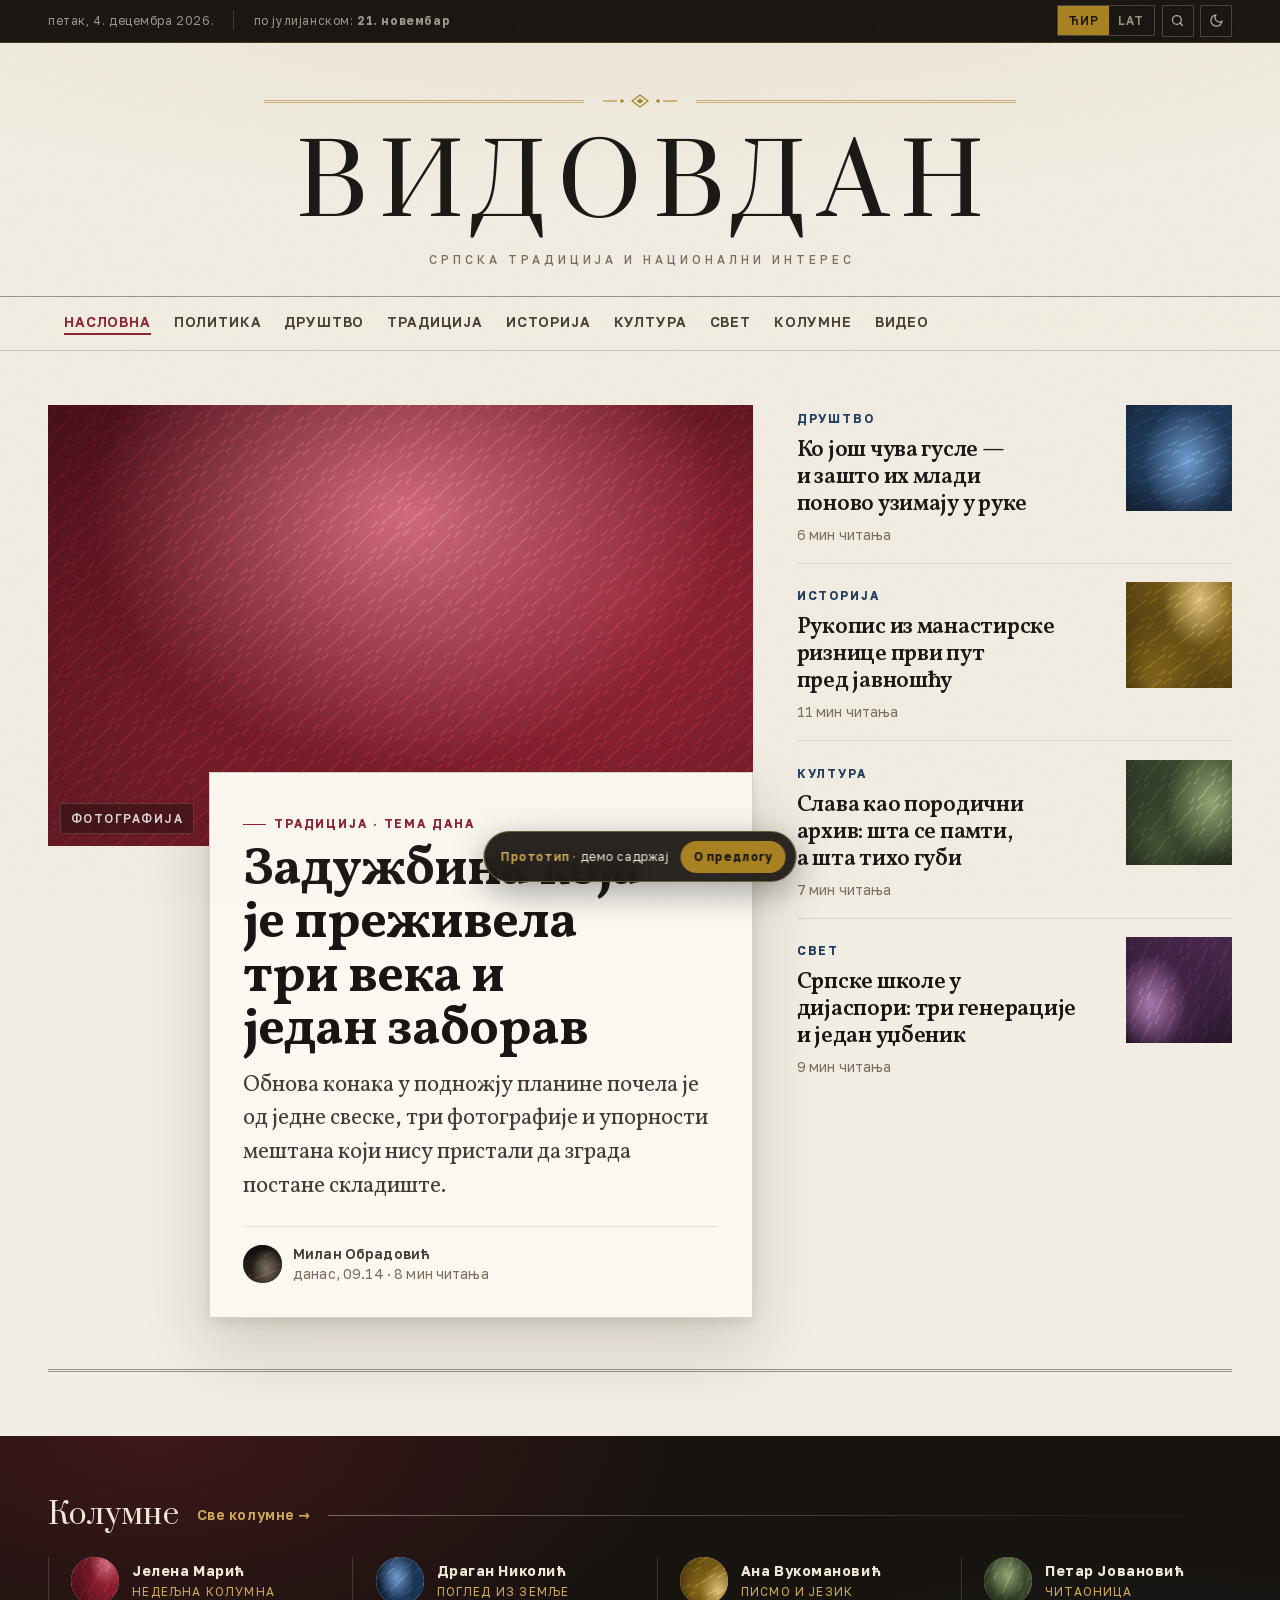
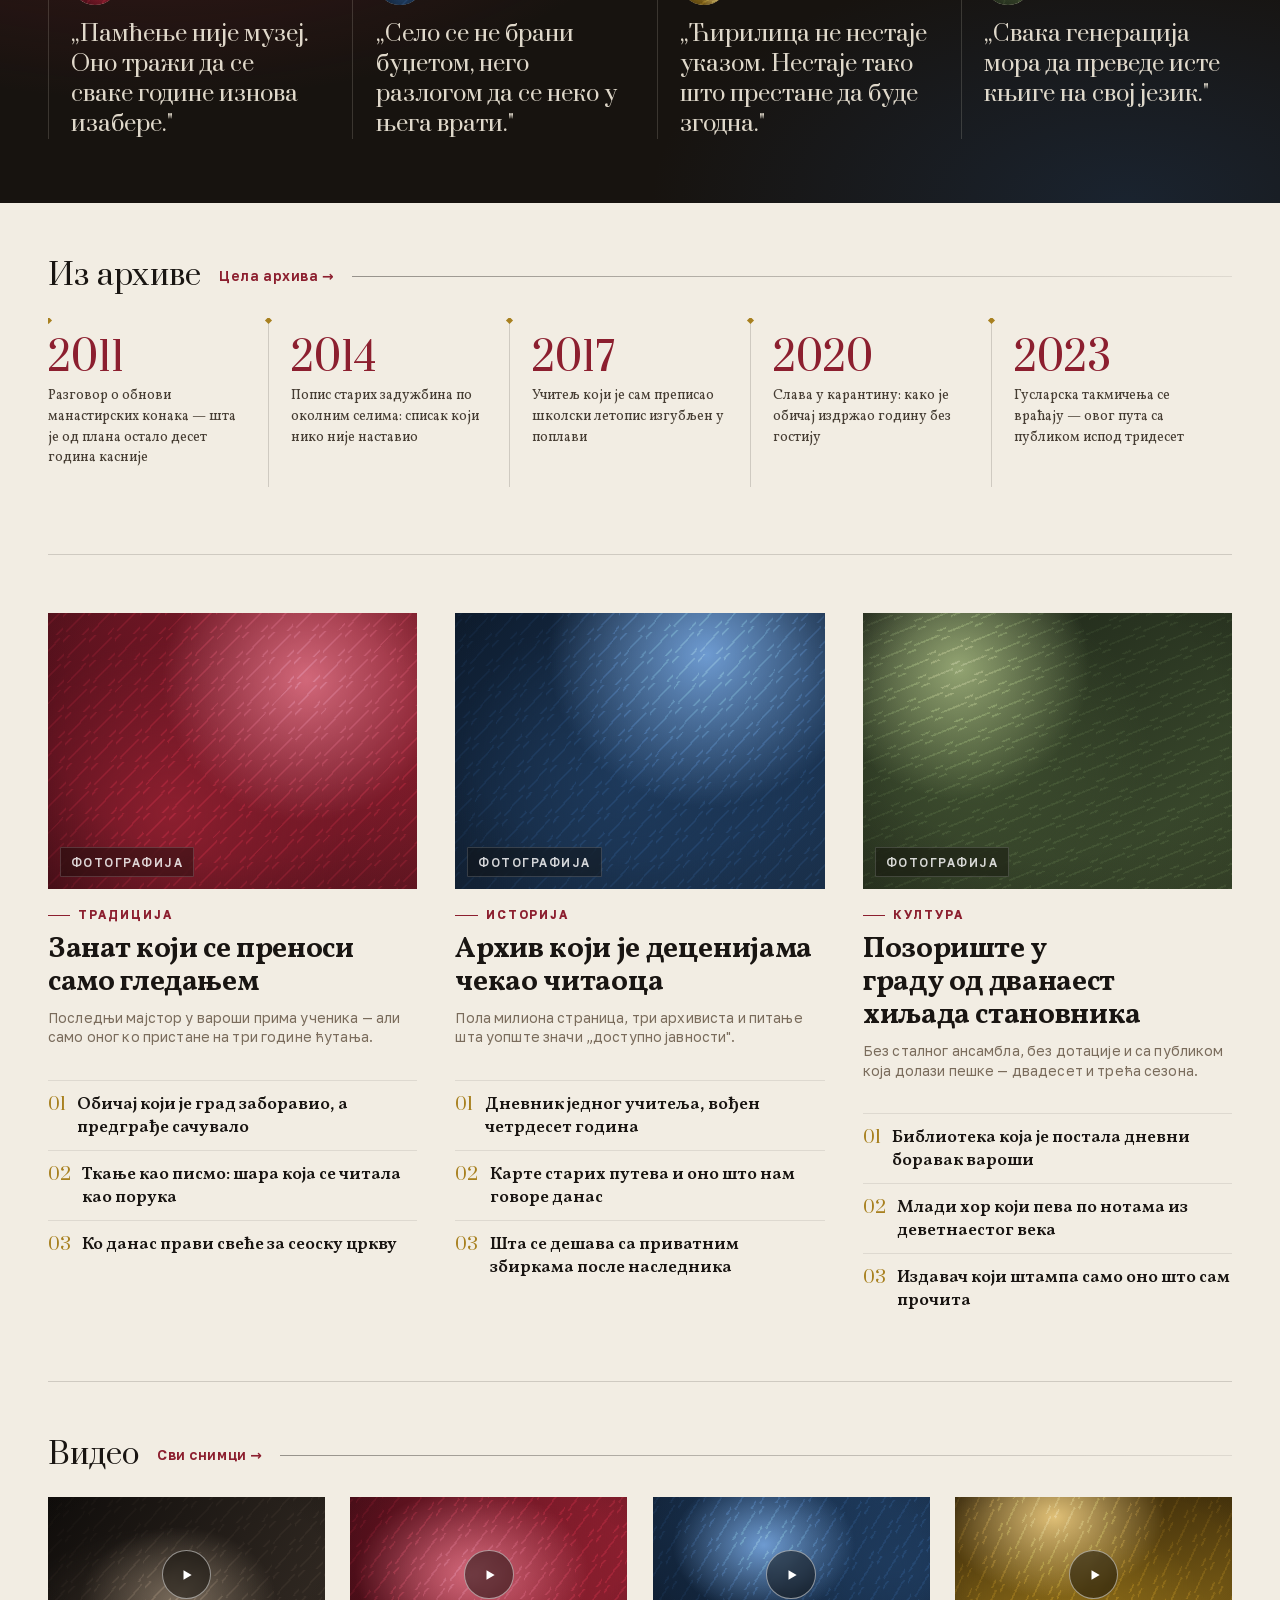
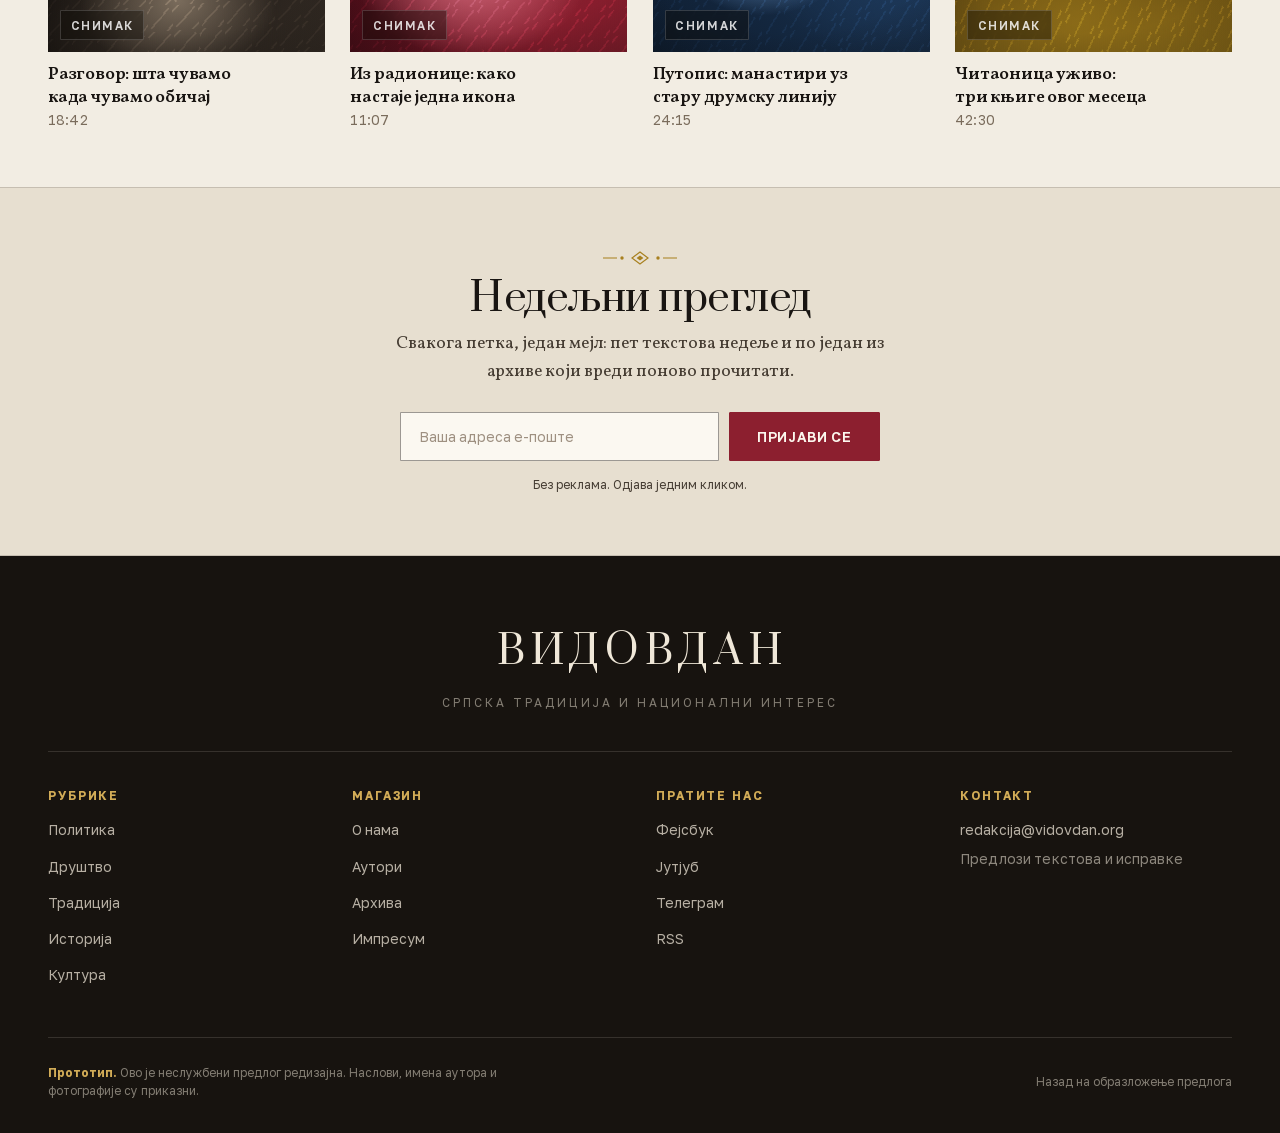
<file: pocetna.html>
<!DOCTYPE html>
<html lang="sr-Cyrl" data-theme="light" data-script="cyr">
<head>
<meta charset="utf-8">
<meta name="viewport" content="width=device-width, initial-scale=1">
<title>Насловна | Видовдан — предлог редизајна</title>
<meta name="description" content="Прототип насловне стране магазина Видовдан: једна главна прича, издвојене вести, колумне, архива и рубрике.">
<meta name="color-scheme" content="light dark">
<link rel="icon" href="data:image/svg+xml,%3Csvg xmlns='http://www.w3.org/2000/svg' viewBox='0 0 32 32'%3E%3Crect width='32' height='32' fill='%238C1F2F'/%3E%3Cpath d='M16 6 L26 16 L16 26 L6 16 Z' fill='none' stroke='%23D2AC57' stroke-width='2'/%3E%3Cpath d='M16 12 L20 16 L16 20 L12 16 Z' fill='%23D2AC57'/%3E%3C/svg%3E">
<link rel="preload" href="assets/fonts/vollkorn-cyrillic.woff2" as="font" type="font/woff2" crossorigin>
<link rel="preload" href="assets/fonts/golos-text-cyrillic.woff2" as="font" type="font/woff2" crossorigin>
<link rel="stylesheet" href="assets/css/fonts.css">
<link rel="stylesheet" href="assets/css/vidovdan.css">
<script>
(function () {
  document.documentElement.classList.add('js');
  try {
    var t = localStorage.getItem('vd-tema');
    if (!t) t = matchMedia('(prefers-color-scheme: dark)').matches ? 'dark' : 'light';
    document.documentElement.dataset.theme = t;
  } catch (e) {}
})();
</script>
</head>
<body>
<a class="skip-link" href="#main">Пређи на садржај</a>

<!-- ======================================================= горња трака -->
<div class="util">
  <div class="wrap util__in">
    <span class="util__date" data-date-greg>—</span>
    <span class="util__saint">по јулијанском: <b data-date-jul>—</b></span>
    <span class="util__spacer"></span>
    <div class="util__tools">
      <div class="toggle-group" role="group" aria-label="Избор писма">
        <button type="button" data-script-btn="cyr" aria-pressed="true">ЋИР</button>
        <button type="button" data-script-btn="lat" aria-pressed="false">LAT</button>
      </div>
      <button type="button" class="icon-btn" data-search aria-label="Претрага">
        <svg viewBox="0 0 24 24" fill="none" stroke="currentColor" stroke-width="2" stroke-linecap="round" aria-hidden="true"><circle cx="11" cy="11" r="7"/><path d="M20 20l-3.5-3.5"/></svg>
      </button>
      <button type="button" class="icon-btn" data-theme-btn aria-label="Ноћно читање">
        <svg data-icon-moon viewBox="0 0 24 24" fill="none" stroke="currentColor" stroke-width="2" stroke-linecap="round" stroke-linejoin="round" aria-hidden="true"><path d="M21 12.8A9 9 0 1 1 11.2 3a7 7 0 0 0 9.8 9.8z"/></svg>
        <svg data-icon-sun viewBox="0 0 24 24" fill="none" stroke="currentColor" stroke-width="2" stroke-linecap="round" stroke-linejoin="round" aria-hidden="true" style="display:none"><circle cx="12" cy="12" r="4"/><path d="M12 2v2M12 20v2M4.9 4.9l1.4 1.4M17.7 17.7l1.4 1.4M2 12h2M20 12h2M4.9 19.1l1.4-1.4M17.7 6.3l1.4-1.4"/></svg>
      </button>
    </div>
  </div>
</div>

<!-- =========================================================== заглавље -->
<header class="masthead">
  <div class="wrap">
    <div class="masthead__rules">
      <svg class="orn" viewBox="0 0 74 18" fill="none" aria-hidden="true">
        <path d="M37 3 L45 9 L37 15 L29 9 Z" stroke="currentColor" stroke-width="1.2"/>
        <path d="M37 6.4 L40.4 9 L37 11.6 L33.6 9 Z" fill="currentColor"/>
        <circle cx="19" cy="9" r="1.7" fill="currentColor"/>
        <circle cx="55" cy="9" r="1.7" fill="currentColor"/>
        <path d="M0 9 H14 M60 9 H74" stroke="currentColor" stroke-width="1.2"/>
      </svg>
    </div>
    <span class="wordmark"><a href="pocetna.html">ВИДОВДАН</a></span>
    <p class="masthead__tag">Српска традиција и национални интерес</p>
  </div>
</header>

<!-- ========================================================== навигација -->
<nav class="nav" data-nav aria-label="Главна навигација">
  <div class="wrap nav__in">
    <span class="nav__mini">ВИДОВДАН</span>
    <ul class="nav__links">
      <li><a href="pocetna.html" aria-current="page">Насловна</a></li>
      <li><a href="rubrika.html">Политика</a></li>
      <li><a href="rubrika.html">Друштво</a></li>
      <li><a href="rubrika.html">Традиција</a></li>
      <li><a href="rubrika.html">Историја</a></li>
      <li><a href="rubrika.html">Култура</a></li>
      <li><a href="rubrika.html">Свет</a></li>
      <li><a href="rubrika.html">Колумне</a></li>
      <li><a href="rubrika.html">Видео</a></li>
    </ul>
    <button type="button" class="nav__burger" data-burger aria-label="Мени" aria-expanded="false">
      <svg viewBox="0 0 24 24" fill="none" stroke="currentColor" stroke-width="2" stroke-linecap="round" aria-hidden="true"><path d="M3 6h18M3 12h18M3 18h18"/></svg>
    </button>
  </div>
</nav>

<!-- =============================================== мени за мале екране -->
<div class="drawer" data-drawer data-open="false">
  <div class="drawer__top">
    <button type="button" class="icon-btn" data-drawer-close aria-label="Затвори мени">
      <svg viewBox="0 0 24 24" fill="none" stroke="currentColor" stroke-width="2" stroke-linecap="round" aria-hidden="true"><path d="M6 6l12 12M18 6L6 18"/></svg>
    </button>
  </div>
  <ul class="drawer__list">
    <li><a href="pocetna.html">Насловна</a></li>
    <li><a href="rubrika.html">Политика</a></li>
    <li><a href="rubrika.html">Друштво</a></li>
    <li><a href="rubrika.html">Традиција</a></li>
    <li><a href="rubrika.html">Историја</a></li>
    <li><a href="rubrika.html">Култура</a></li>
    <li><a href="rubrika.html">Свет</a></li>
    <li><a href="rubrika.html">Колумне</a></li>
    <li><a href="rubrika.html">Видео</a></li>
  </ul>
</div>

<!-- ============================================================ претрага -->
<div class="overlay" data-search-overlay data-open="false">
  <div class="overlay__close">
    <button type="button" class="icon-btn" data-search-close aria-label="Затвори претрагу">
      <svg viewBox="0 0 24 24" fill="none" stroke="currentColor" stroke-width="2" stroke-linecap="round" aria-hidden="true"><path d="M6 6l12 12M18 6L6 18"/></svg>
    </button>
  </div>
  <div class="overlay__box">
    <form>
      <label for="q">Претрага магазина</label>
      <input id="q" type="search" placeholder="Појам, име аутора, рубрика…" autocomplete="off">
    </form>
    <p class="overlay__hint" data-search-msg>
      Често тражено:
      <a class="tag" href="rubrika.html">Задужбине</a>
      <a class="tag" href="rubrika.html">Рукописи</a>
      <a class="tag" href="rubrika.html">Слава</a>
      <a class="tag" href="rubrika.html">Гусле</a>
      <a class="tag" href="rubrika.html">Дијаспора</a>
    </p>
  </div>
</div>

<main id="main">
<div class="wrap">

  <!-- ====================================================== главна прича -->
  <section class="front">
    <div class="lead">
      <div class="lead__main">
        <div class="lead__media">
          <image-slot tone="oxblood" seed="101" ratio="16/10" label="Фотографија"></image-slot>
        </div>
        <div class="lead__card">
          <span class="kicker">Традиција · Тема дана</span>
          <h1><a href="clanak.html">Задужбина која је преживела три века и један заборав</a></h1>
          <p class="dek">Обнова конака у подножју планине почела је од једне свеске, три фотографије
            и упорности мештана који нису пристали да зграда постане складиште.</p>
          <div class="lead__byline">
            <image-slot tone="ink" seed="7" round></image-slot>
            <p class="meta"><strong>Милан Обрадовић</strong><br>данас, 09.14 · 8 мин читања</p>
          </div>
        </div>
      </div>

      <div class="stack">
        <article class="stack__item">
          <div>
            <span class="kicker kicker--lapis kicker--bare">Друштво</span>
            <h3><a href="clanak.html">Ко још чува гусле — и зашто их млади поново узимају у руке</a></h3>
            <p class="meta">6 мин читања</p>
          </div>
          <image-slot tone="lapis" seed="12"></image-slot>
        </article>

        <article class="stack__item">
          <div>
            <span class="kicker kicker--lapis kicker--bare">Историја</span>
            <h3><a href="clanak.html">Рукопис из манастирске ризнице први пут пред јавношћу</a></h3>
            <p class="meta">11 мин читања</p>
          </div>
          <image-slot tone="gold" seed="19"></image-slot>
        </article>

        <article class="stack__item">
          <div>
            <span class="kicker kicker--lapis kicker--bare">Култура</span>
            <h3><a href="clanak.html">Слава као породични архив: шта се памти, а шта тихо губи</a></h3>
            <p class="meta">7 мин читања</p>
          </div>
          <image-slot tone="olive" seed="26"></image-slot>
        </article>

        <article class="stack__item">
          <div>
            <span class="kicker kicker--lapis kicker--bare">Свет</span>
            <h3><a href="clanak.html">Српске школе у дијаспори: три генерације и један уџбеник</a></h3>
            <p class="meta">9 мин читања</p>
          </div>
          <image-slot tone="plum" seed="33"></image-slot>
        </article>
      </div>
    </div>
  </section>

</div>

<!-- ============================================================= колумне -->
<section class="band">
  <div class="wrap">
    <div class="rule-head">
      <h2>Колумне</h2>
      <a class="more" href="rubrika.html">Све колумне →</a>
    </div>
    <div class="columnists">
      <article class="columnist reveal">
        <div class="columnist__head">
          <image-slot tone="oxblood" seed="41" round></image-slot>
          <div>
            <div class="columnist__name">Јелена Марић</div>
            <div class="columnist__role">Недељна колумна</div>
          </div>
        </div>
        <blockquote><a href="clanak.html">„Памћење није музеј. Оно тражи да се сваке године изнова изабере."</a></blockquote>
      </article>

      <article class="columnist reveal">
        <div class="columnist__head">
          <image-slot tone="lapis" seed="52" round></image-slot>
          <div>
            <div class="columnist__name">Драган Николић</div>
            <div class="columnist__role">Поглед из земље</div>
          </div>
        </div>
        <blockquote><a href="clanak.html">„Село се не брани буџетом, него разлогом да се неко у њега врати."</a></blockquote>
      </article>

      <article class="columnist reveal">
        <div class="columnist__head">
          <image-slot tone="gold" seed="63" round></image-slot>
          <div>
            <div class="columnist__name">Ана Вукомановић</div>
            <div class="columnist__role">Писмо и језик</div>
          </div>
        </div>
        <blockquote><a href="clanak.html">„Ћирилица не нестаје указом. Нестаје тако што престане да буде згодна."</a></blockquote>
      </article>

      <article class="columnist reveal">
        <div class="columnist__head">
          <image-slot tone="olive" seed="74" round></image-slot>
          <div>
            <div class="columnist__name">Петар Јовановић</div>
            <div class="columnist__role">Читаоница</div>
          </div>
        </div>
        <blockquote><a href="clanak.html">„Свака генерација мора да преведе исте књиге на свој језик."</a></blockquote>
      </article>
    </div>
  </div>
</section>

<div class="wrap">

  <!-- ========================================================== архива -->
  <section class="onthisday">
    <div class="rule-head">
      <h2>Из архиве</h2>
      <a class="more" href="rubrika.html">Цела архива →</a>
    </div>
    <div class="timeline">
      <article class="tl-item">
        <span class="tl-year">2011</span>
        <p><a href="clanak.html">Разговор о обнови манастирских конака — шта је од плана остало десет година касније</a></p>
      </article>
      <article class="tl-item">
        <span class="tl-year">2014</span>
        <p><a href="clanak.html">Попис старих задужбина по околним селима: списак који нико није наставио</a></p>
      </article>
      <article class="tl-item">
        <span class="tl-year">2017</span>
        <p><a href="clanak.html">Учитељ који је сам преписао школски летопис изгубљен у поплави</a></p>
      </article>
      <article class="tl-item">
        <span class="tl-year">2020</span>
        <p><a href="clanak.html">Слава у карантину: како је обичај издржао годину без гостију</a></p>
      </article>
      <article class="tl-item">
        <span class="tl-year">2023</span>
        <p><a href="clanak.html">Гусларска такмичења се враћају — овог пута са публиком испод тридесет</a></p>
      </article>
    </div>
  </section>

  <!-- ========================================================== рубрике -->
  <section class="trio">
    <div class="col-sec reveal">
      <image-slot tone="oxblood" seed="88" ratio="4/3" label="Фотографија"></image-slot>
      <span class="kicker">Традиција</span>
      <h3><a href="clanak.html">Занат који се преноси само гледањем</a></h3>
      <p class="meta">Последњи мајстор у вароши прима ученика — али само оног ко пристане на три године ћутања.</p>
      <ul class="col-sec__list">
        <li><a href="clanak.html"><span class="n">01</span>Обичај који је град заборавио, а предграђе сачувало</a></li>
        <li><a href="clanak.html"><span class="n">02</span>Ткање као писмо: шара која се читала као порука</a></li>
        <li><a href="clanak.html"><span class="n">03</span>Ко данас прави свеће за сеоску цркву</a></li>
      </ul>
    </div>

    <div class="col-sec reveal">
      <image-slot tone="lapis" seed="93" ratio="4/3" label="Фотографија"></image-slot>
      <span class="kicker">Историја</span>
      <h3><a href="clanak.html">Архив који је деценијама чекао читаоца</a></h3>
      <p class="meta">Пола милиона страница, три архивиста и питање шта уопште значи „доступно јавности".</p>
      <ul class="col-sec__list">
        <li><a href="clanak.html"><span class="n">01</span>Дневник једног учитеља, вођен четрдесет година</a></li>
        <li><a href="clanak.html"><span class="n">02</span>Карте старих путева и оно што нам говоре данас</a></li>
        <li><a href="clanak.html"><span class="n">03</span>Шта се дешава са приватним збиркама после наследника</a></li>
      </ul>
    </div>

    <div class="col-sec reveal">
      <image-slot tone="olive" seed="97" ratio="4/3" label="Фотографија"></image-slot>
      <span class="kicker">Култура</span>
      <h3><a href="clanak.html">Позориште у граду од дванаест хиљада становника</a></h3>
      <p class="meta">Без сталног ансамбла, без дотације и са публиком која долази пешке — двадесет и трећа сезона.</p>
      <ul class="col-sec__list">
        <li><a href="clanak.html"><span class="n">01</span>Библиотека која је постала дневни боравак вароши</a></li>
        <li><a href="clanak.html"><span class="n">02</span>Млади хор који пева по нотама из деветнаестог века</a></li>
        <li><a href="clanak.html"><span class="n">03</span>Издавач који штампа само оно што сам прочита</a></li>
      </ul>
    </div>
  </section>

  <!-- ============================================================ видео -->
  <section class="videos">
    <div class="rule-head">
      <h2>Видео</h2>
      <a class="more" href="rubrika.html">Сви снимци →</a>
    </div>
    <div class="video-grid">
      <a class="video-card reveal" href="clanak.html">
        <div style="position:relative">
          <image-slot tone="ink" seed="111" ratio="16/9" label="Снимак"></image-slot>
          <span class="play"><span><svg viewBox="0 0 24 24" aria-hidden="true"><path d="M6 4l14 8-14 8z"/></svg></span></span>
        </div>
        <h4>Разговор: шта чувамо када чувамо обичај</h4>
        <p class="meta">18:42</p>
      </a>
      <a class="video-card reveal" href="clanak.html">
        <div style="position:relative">
          <image-slot tone="oxblood" seed="121" ratio="16/9" label="Снимак"></image-slot>
          <span class="play"><span><svg viewBox="0 0 24 24" aria-hidden="true"><path d="M6 4l14 8-14 8z"/></svg></span></span>
        </div>
        <h4>Из радионице: како настаје једна икона</h4>
        <p class="meta">11:07</p>
      </a>
      <a class="video-card reveal" href="clanak.html">
        <div style="position:relative">
          <image-slot tone="lapis" seed="131" ratio="16/9" label="Снимак"></image-slot>
          <span class="play"><span><svg viewBox="0 0 24 24" aria-hidden="true"><path d="M6 4l14 8-14 8z"/></svg></span></span>
        </div>
        <h4>Путопис: манастири уз стару друмску линију</h4>
        <p class="meta">24:15</p>
      </a>
      <a class="video-card reveal" href="clanak.html">
        <div style="position:relative">
          <image-slot tone="gold" seed="141" ratio="16/9" label="Снимак"></image-slot>
          <span class="play"><span><svg viewBox="0 0 24 24" aria-hidden="true"><path d="M6 4l14 8-14 8z"/></svg></span></span>
        </div>
        <h4>Читаоница уживо: три књиге овог месеца</h4>
        <p class="meta">42:30</p>
      </a>
    </div>
  </section>

</div>

<!-- =========================================================== претплата -->
<section class="subscribe">
  <div class="wrap wrap--narrow">
    <svg class="orn" viewBox="0 0 74 18" fill="none" aria-hidden="true" style="margin:0 auto">
      <path d="M37 3 L45 9 L37 15 L29 9 Z" stroke="currentColor" stroke-width="1.2"/>
      <path d="M37 6.4 L40.4 9 L37 11.6 L33.6 9 Z" fill="currentColor"/>
      <circle cx="19" cy="9" r="1.7" fill="currentColor"/>
      <circle cx="55" cy="9" r="1.7" fill="currentColor"/>
      <path d="M0 9 H14 M60 9 H74" stroke="currentColor" stroke-width="1.2"/>
    </svg>
    <h2>Недељни преглед</h2>
    <p>Свакога петка, један мејл: пет текстова недеље и по један из архиве који вреди поново прочитати.</p>
    <form class="sub-form" data-demo-form>
      <input type="email" placeholder="Ваша адреса е-поште" aria-label="Адреса е-поште" required>
      <button class="btn btn--primary" type="submit">Пријави се</button>
    </form>
    <p class="sub-note" data-form-msg>Без реклама. Одјава једним кликом.</p>
  </div>
</section>

</main>

<!-- ============================================================== подножје -->
<footer class="footer">
  <div class="wrap">
    <div class="footer__top">
      <div class="footer__mark">ВИДОВДАН</div>
      <div class="footer__tag">Српска традиција и национални интерес</div>
    </div>

    <div class="footer__cols">
      <div>
        <h4>Рубрике</h4>
        <ul>
          <li><a href="rubrika.html">Политика</a></li>
          <li><a href="rubrika.html">Друштво</a></li>
          <li><a href="rubrika.html">Традиција</a></li>
          <li><a href="rubrika.html">Историја</a></li>
          <li><a href="rubrika.html">Култура</a></li>
        </ul>
      </div>
      <div>
        <h4>Магазин</h4>
        <ul>
          <li><a href="rubrika.html">О нама</a></li>
          <li><a href="rubrika.html">Аутори</a></li>
          <li><a href="rubrika.html">Архива</a></li>
          <li><a href="rubrika.html">Импресум</a></li>
        </ul>
      </div>
      <div>
        <h4>Пратите нас</h4>
        <ul>
          <li><a href="rubrika.html">Фејсбук</a></li>
          <li><a href="rubrika.html">Јутјуб</a></li>
          <li><a href="rubrika.html">Телеграм</a></li>
          <li><a href="rubrika.html">RSS</a></li>
        </ul>
      </div>
      <div>
        <h4>Контакт</h4>
        <address>
          <a href="rubrika.html">redakcija@vidovdan.org</a><br>
          <span class="meta" style="color:rgba(239,231,216,.55)">Предлози текстова и исправке</span>
        </address>
      </div>
    </div>

    <div class="footer__bottom">
      <p style="margin:0;max-width:62ch">
        <strong style="color:var(--gold-soft)">Прототип.</strong>
        Ово је неслужбени предлог редизајна. Наслови, имена аутора и фотографије су приказни.
      </p>
      <p style="margin:0"><a href="index.html">Назад на образложење предлога</a></p>
    </div>
  </div>
</footer>

<div class="proto-pill">
  <span><b>Прототип</b> · демо садржај</span>
  <a href="index.html">О предлогу</a>
</div>

<script src="assets/js/image-slot.js"></script>
<script src="assets/js/support.js"></script>
</body>
</html>
</file>
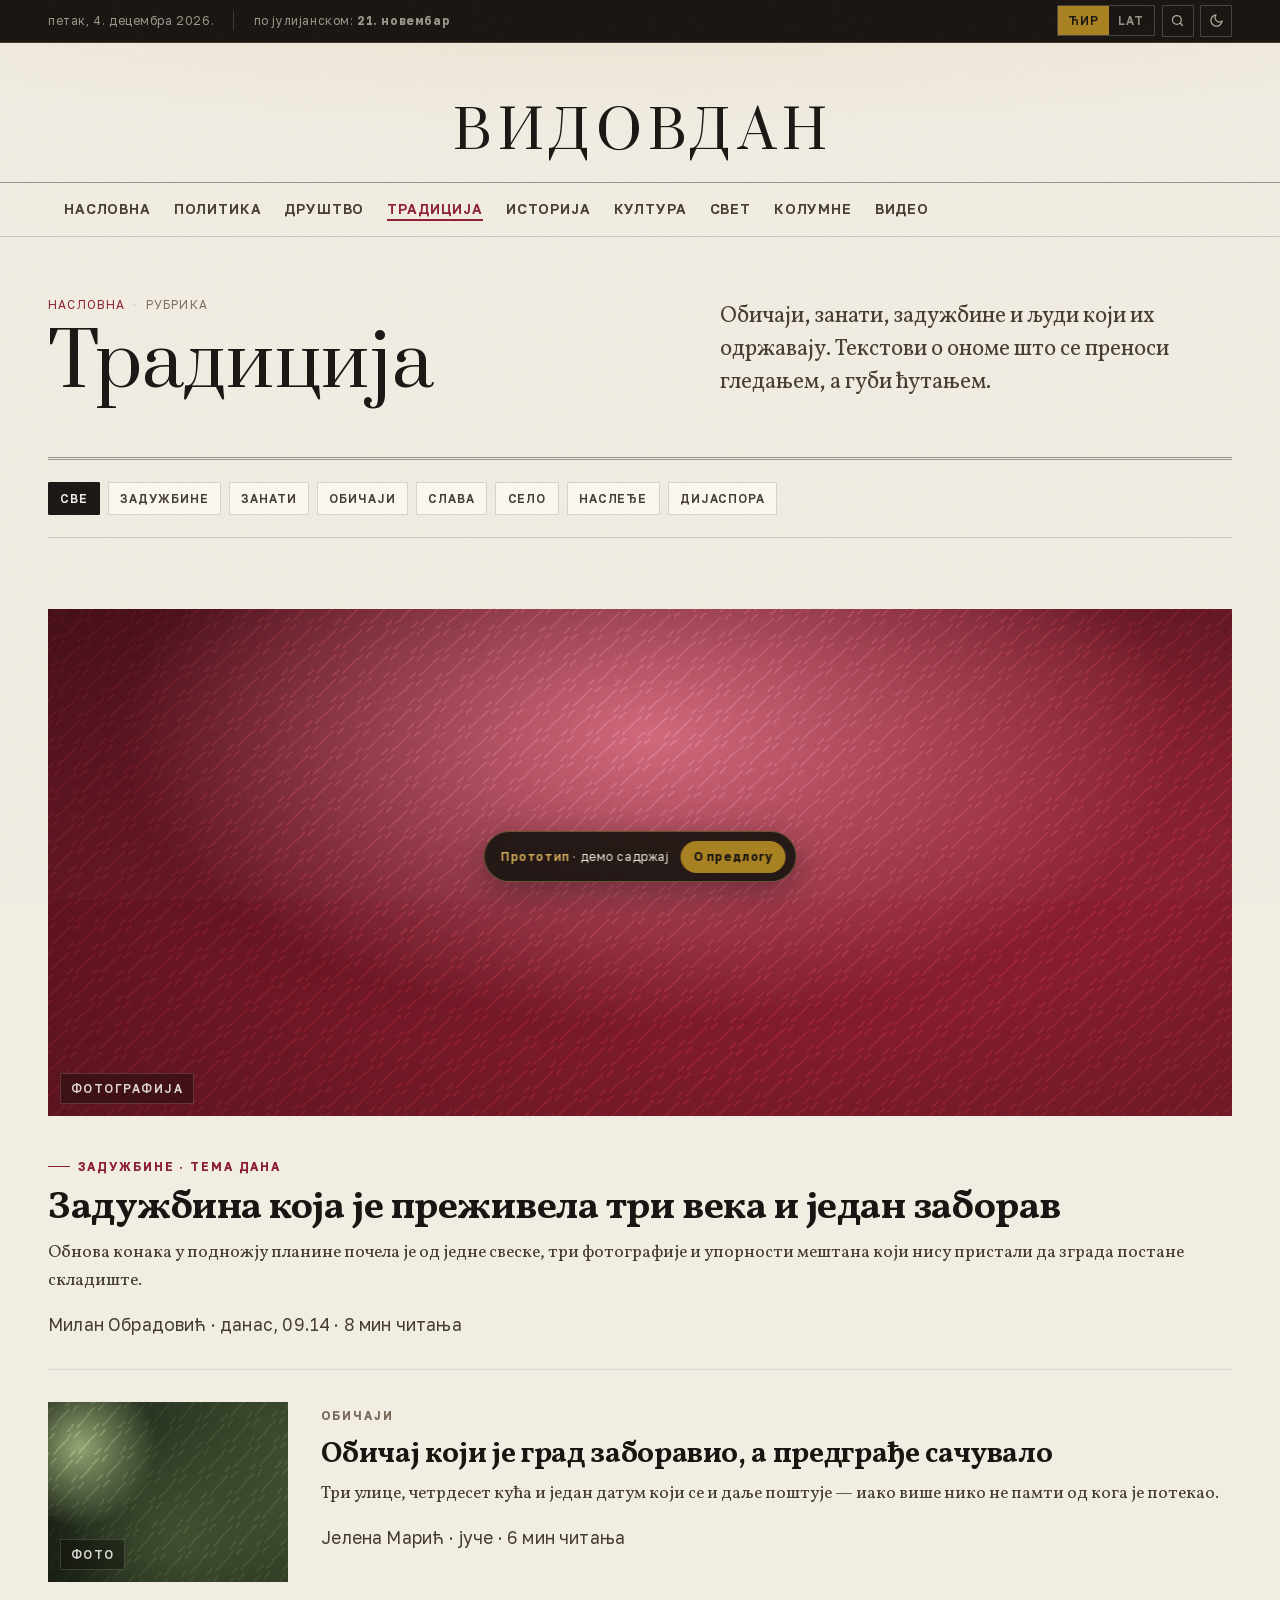
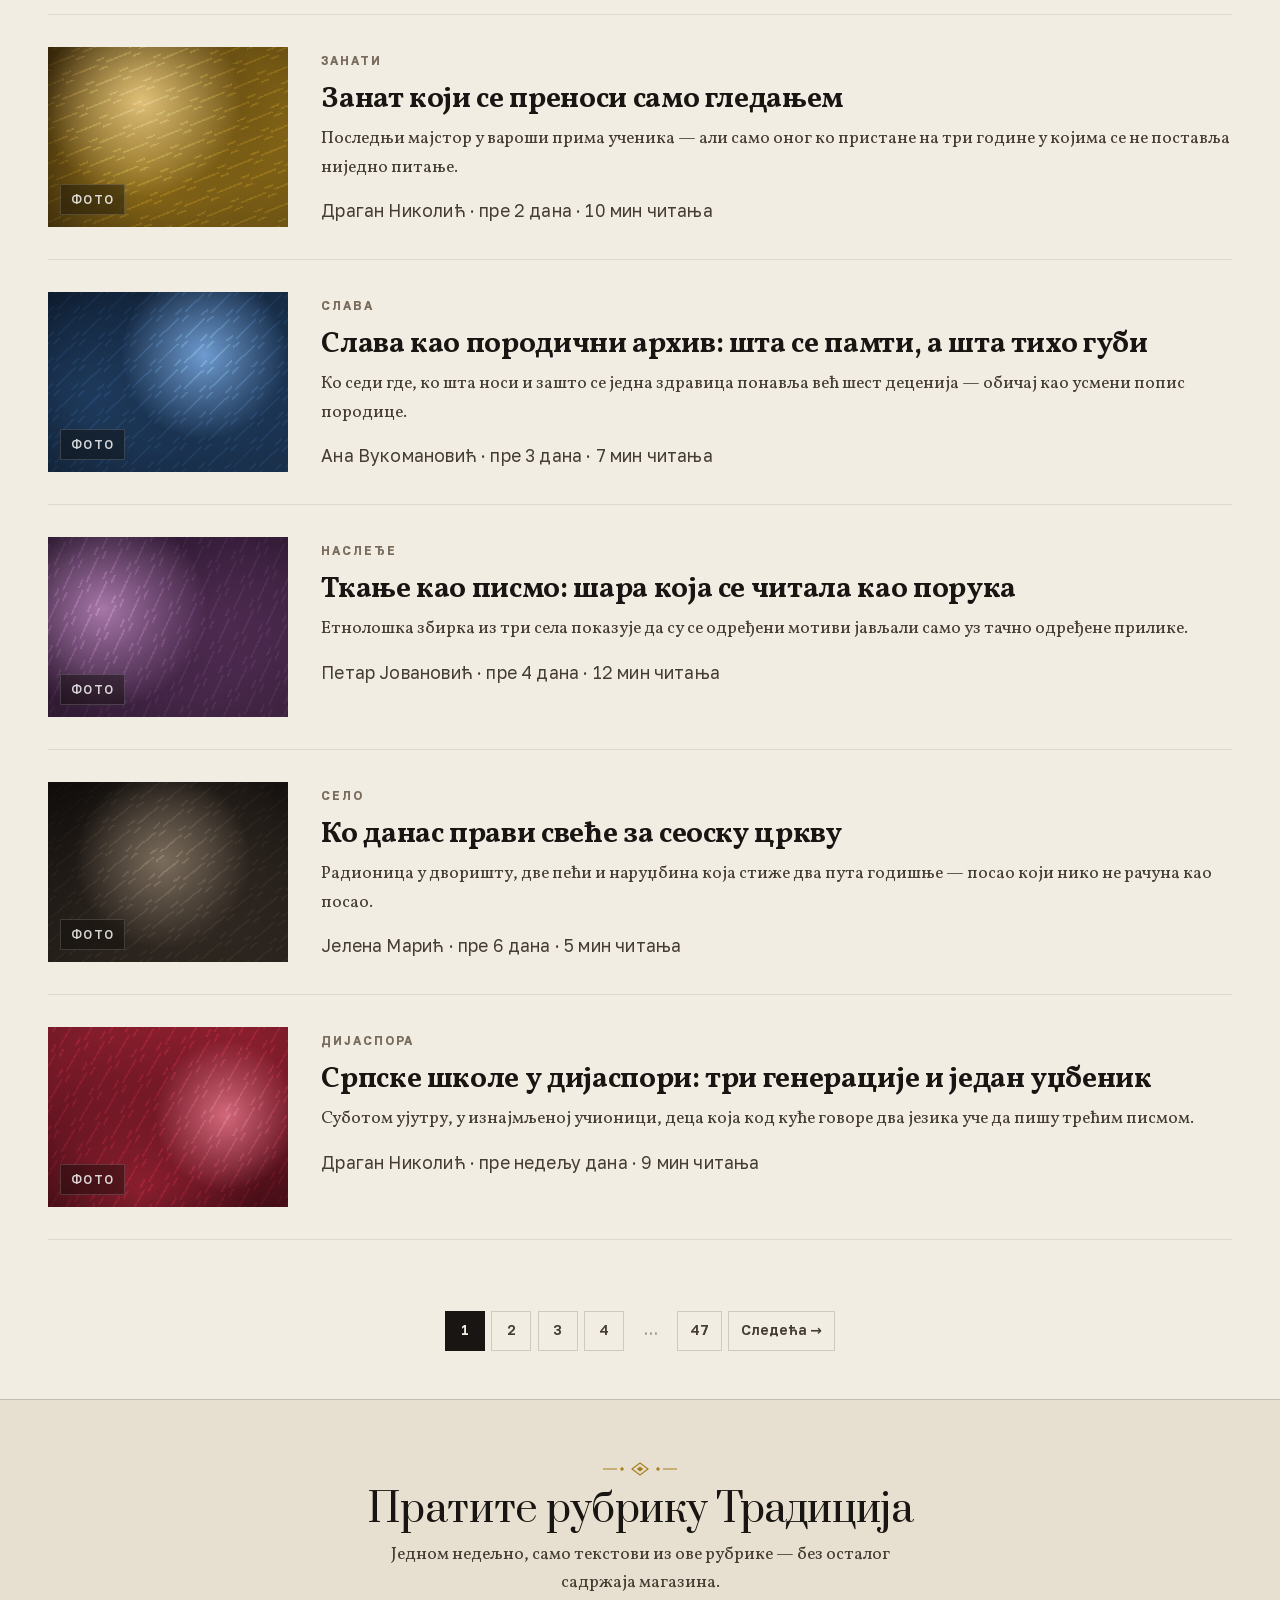
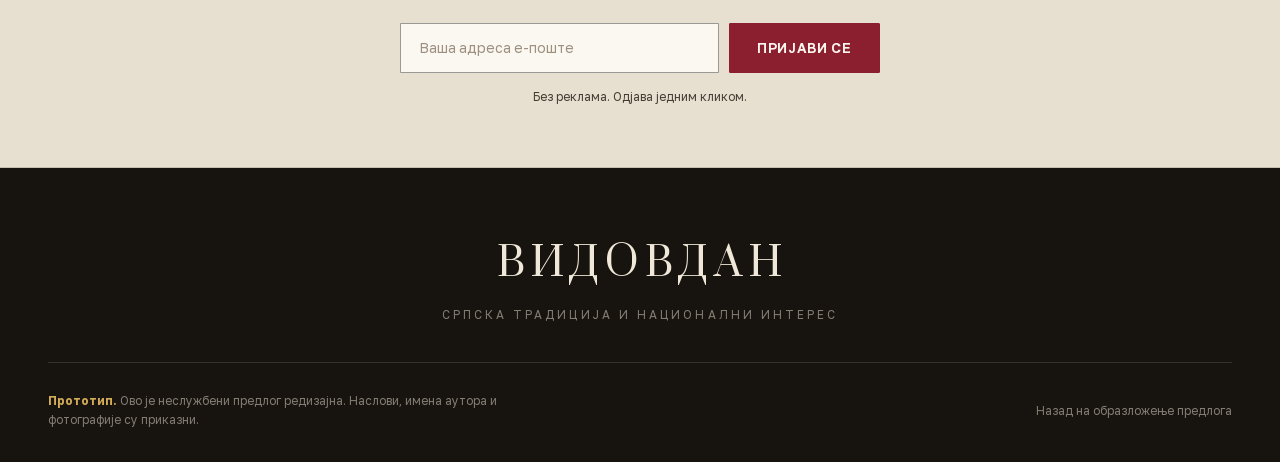
<file: rubrika.html>
<!DOCTYPE html>
<html lang="sr-Cyrl" data-theme="light" data-script="cyr">
<head>
<meta charset="utf-8">
<meta name="viewport" content="width=device-width, initial-scale=1">
<title>Традиција | Видовдан — предлог редизајна</title>
<meta name="description" content="Прототип стране рубрике: списак текстова са филтерима по темама и страничењем.">
<meta name="color-scheme" content="light dark">
<link rel="icon" href="data:image/svg+xml,%3Csvg xmlns='http://www.w3.org/2000/svg' viewBox='0 0 32 32'%3E%3Crect width='32' height='32' fill='%238C1F2F'/%3E%3Cpath d='M16 6 L26 16 L16 26 L6 16 Z' fill='none' stroke='%23D2AC57' stroke-width='2'/%3E%3Cpath d='M16 12 L20 16 L16 20 L12 16 Z' fill='%23D2AC57'/%3E%3C/svg%3E">
<link rel="preload" href="assets/fonts/vollkorn-cyrillic.woff2" as="font" type="font/woff2" crossorigin>
<link rel="preload" href="assets/fonts/golos-text-cyrillic.woff2" as="font" type="font/woff2" crossorigin>
<link rel="stylesheet" href="assets/css/fonts.css">
<link rel="stylesheet" href="assets/css/vidovdan.css">
<script>
(function () {
  document.documentElement.classList.add('js');
  try {
    var t = localStorage.getItem('vd-tema');
    if (!t) t = matchMedia('(prefers-color-scheme: dark)').matches ? 'dark' : 'light';
    document.documentElement.dataset.theme = t;
  } catch (e) {}
})();
</script>
</head>
<body>
<a class="skip-link" href="#main">Пређи на садржај</a>

<div class="util">
  <div class="wrap util__in">
    <span class="util__date" data-date-greg>—</span>
    <span class="util__saint">по јулијанском: <b data-date-jul>—</b></span>
    <span class="util__spacer"></span>
    <div class="util__tools">
      <div class="toggle-group" role="group" aria-label="Избор писма">
        <button type="button" data-script-btn="cyr" aria-pressed="true">ЋИР</button>
        <button type="button" data-script-btn="lat" aria-pressed="false">LAT</button>
      </div>
      <button type="button" class="icon-btn" data-search aria-label="Претрага">
        <svg viewBox="0 0 24 24" fill="none" stroke="currentColor" stroke-width="2" stroke-linecap="round" aria-hidden="true"><circle cx="11" cy="11" r="7"/><path d="M20 20l-3.5-3.5"/></svg>
      </button>
      <button type="button" class="icon-btn" data-theme-btn aria-label="Ноћно читање">
        <svg data-icon-moon viewBox="0 0 24 24" fill="none" stroke="currentColor" stroke-width="2" stroke-linecap="round" stroke-linejoin="round" aria-hidden="true"><path d="M21 12.8A9 9 0 1 1 11.2 3a7 7 0 0 0 9.8 9.8z"/></svg>
        <svg data-icon-sun viewBox="0 0 24 24" fill="none" stroke="currentColor" stroke-width="2" stroke-linecap="round" stroke-linejoin="round" aria-hidden="true" style="display:none"><circle cx="12" cy="12" r="4"/><path d="M12 2v2M12 20v2M4.9 4.9l1.4 1.4M17.7 17.7l1.4 1.4M2 12h2M20 12h2M4.9 19.1l1.4-1.4M17.7 6.3l1.4-1.4"/></svg>
      </button>
    </div>
  </div>
</div>

<header class="masthead" style="padding-bottom:.9rem">
  <div class="wrap">
    <span class="wordmark" style="font-size:var(--step-4)"><a href="pocetna.html">ВИДОВДАН</a></span>
  </div>
</header>

<nav class="nav" data-nav aria-label="Главна навигација">
  <div class="wrap nav__in">
    <span class="nav__mini">ВИДОВДАН</span>
    <ul class="nav__links">
      <li><a href="pocetna.html">Насловна</a></li>
      <li><a href="rubrika.html">Политика</a></li>
      <li><a href="rubrika.html">Друштво</a></li>
      <li><a href="rubrika.html" aria-current="page">Традиција</a></li>
      <li><a href="rubrika.html">Историја</a></li>
      <li><a href="rubrika.html">Култура</a></li>
      <li><a href="rubrika.html">Свет</a></li>
      <li><a href="rubrika.html">Колумне</a></li>
      <li><a href="rubrika.html">Видео</a></li>
    </ul>
    <button type="button" class="nav__burger" data-burger aria-label="Мени" aria-expanded="false">
      <svg viewBox="0 0 24 24" fill="none" stroke="currentColor" stroke-width="2" stroke-linecap="round" aria-hidden="true"><path d="M3 6h18M3 12h18M3 18h18"/></svg>
    </button>
  </div>
</nav>

<div class="drawer" data-drawer data-open="false">
  <div class="drawer__top">
    <button type="button" class="icon-btn" data-drawer-close aria-label="Затвори мени">
      <svg viewBox="0 0 24 24" fill="none" stroke="currentColor" stroke-width="2" stroke-linecap="round" aria-hidden="true"><path d="M6 6l12 12M18 6L6 18"/></svg>
    </button>
  </div>
  <ul class="drawer__list">
    <li><a href="pocetna.html">Насловна</a></li>
    <li><a href="rubrika.html">Политика</a></li>
    <li><a href="rubrika.html">Друштво</a></li>
    <li><a href="rubrika.html">Традиција</a></li>
    <li><a href="rubrika.html">Историја</a></li>
    <li><a href="rubrika.html">Култура</a></li>
    <li><a href="rubrika.html">Свет</a></li>
    <li><a href="rubrika.html">Колумне</a></li>
    <li><a href="rubrika.html">Видео</a></li>
  </ul>
</div>

<div class="overlay" data-search-overlay data-open="false">
  <div class="overlay__close">
    <button type="button" class="icon-btn" data-search-close aria-label="Затвори претрагу">
      <svg viewBox="0 0 24 24" fill="none" stroke="currentColor" stroke-width="2" stroke-linecap="round" aria-hidden="true"><path d="M6 6l12 12M18 6L6 18"/></svg>
    </button>
  </div>
  <div class="overlay__box">
    <form>
      <label for="q">Претрага магазина</label>
      <input id="q" type="search" placeholder="Појам, име аутора, рубрика…" autocomplete="off">
    </form>
    <p class="overlay__hint" data-search-msg>
      Често тражено:
      <a class="tag" href="rubrika.html">Задужбине</a>
      <a class="tag" href="rubrika.html">Рукописи</a>
      <a class="tag" href="rubrika.html">Слава</a>
      <a class="tag" href="rubrika.html">Гусле</a>
    </p>
  </div>
</div>

<main id="main">
<div class="wrap">

  <!-- ======================================================= заглавље рубрике -->
  <section class="cat-hero">
    <div>
      <nav class="crumbs" aria-label="Путања">
        <a href="pocetna.html">Насловна</a><span>·</span>Рубрика
      </nav>
      <h1>Традиција</h1>
    </div>
    <p>Обичаји, занати, задужбине и људи који их одржавају. Текстови о ономе што се преноси
      гледањем, а губи ћутањем.</p>
  </section>

  <!-- ============================================================== филтери -->
  <div class="chips" role="group" aria-label="Филтери">
    <a class="tag tag--on" href="rubrika.html">Све</a>
    <a class="tag" href="rubrika.html">Задужбине</a>
    <a class="tag" href="rubrika.html">Занати</a>
    <a class="tag" href="rubrika.html">Обичаји</a>
    <a class="tag" href="rubrika.html">Слава</a>
    <a class="tag" href="rubrika.html">Село</a>
    <a class="tag" href="rubrika.html">Наслеђе</a>
    <a class="tag" href="rubrika.html">Дијаспора</a>
  </div>

  <!-- ================================================================ списак -->
  <section class="feed">

    <article class="feed__item feed__item--big reveal">
      <image-slot tone="oxblood" seed="101" ratio="21/9" label="Фотографија"></image-slot>
      <div>
        <span class="kicker">Задужбине · Тема дана</span>
        <h3><a href="clanak.html">Задужбина која је преживела три века и један заборав</a></h3>
        <p>Обнова конака у подножју планине почела је од једне свеске, три фотографије и упорности
          мештана који нису пристали да зграда постане складиште.</p>
        <p class="meta" style="margin-top:.7rem">Милан Обрадовић · данас, 09.14 · 8 мин читања</p>
      </div>
    </article>

    <article class="feed__item reveal">
      <image-slot tone="olive" seed="201" ratio="4/3" label="Фото"></image-slot>
      <div>
        <span class="kicker kicker--bare kicker--muted">Обичаји</span>
        <h3><a href="clanak.html">Обичај који је град заборавио, а предграђе сачувало</a></h3>
        <p>Три улице, четрдесет кућа и један датум који се и даље поштује — иако више нико не памти
          од кога је потекао.</p>
        <p class="meta" style="margin-top:.7rem">Јелена Марић · јуче · 6 мин читања</p>
      </div>
    </article>

    <article class="feed__item reveal">
      <image-slot tone="gold" seed="205" ratio="4/3" label="Фото"></image-slot>
      <div>
        <span class="kicker kicker--bare kicker--muted">Занати</span>
        <h3><a href="clanak.html">Занат који се преноси само гледањем</a></h3>
        <p>Последњи мајстор у вароши прима ученика — али само оног ко пристане на три године
          у којима се не поставља ниједно питање.</p>
        <p class="meta" style="margin-top:.7rem">Драган Николић · пре 2 дана · 10 мин читања</p>
      </div>
    </article>

    <article class="feed__item reveal">
      <image-slot tone="lapis" seed="209" ratio="4/3" label="Фото"></image-slot>
      <div>
        <span class="kicker kicker--bare kicker--muted">Слава</span>
        <h3><a href="clanak.html">Слава као породични архив: шта се памти, а шта тихо губи</a></h3>
        <p>Ко седи где, ко шта носи и зашто се једна здравица понавља већ шест деценија —
          обичај као усмени попис породице.</p>
        <p class="meta" style="margin-top:.7rem">Ана Вукомановић · пре 3 дана · 7 мин читања</p>
      </div>
    </article>

    <article class="feed__item reveal">
      <image-slot tone="plum" seed="213" ratio="4/3" label="Фото"></image-slot>
      <div>
        <span class="kicker kicker--bare kicker--muted">Наслеђе</span>
        <h3><a href="clanak.html">Ткање као писмо: шара која се читала као порука</a></h3>
        <p>Етнолошка збирка из три села показује да су се одређени мотиви јављали само уз
          тачно одређене прилике.</p>
        <p class="meta" style="margin-top:.7rem">Петар Јовановић · пре 4 дана · 12 мин читања</p>
      </div>
    </article>

    <article class="feed__item reveal">
      <image-slot tone="ink" seed="217" ratio="4/3" label="Фото"></image-slot>
      <div>
        <span class="kicker kicker--bare kicker--muted">Село</span>
        <h3><a href="clanak.html">Ко данас прави свеће за сеоску цркву</a></h3>
        <p>Радионица у дворишту, две пећи и наруџбина која стиже два пута годишње —
          посао који нико не рачуна као посао.</p>
        <p class="meta" style="margin-top:.7rem">Јелена Марић · пре 6 дана · 5 мин читања</p>
      </div>
    </article>

    <article class="feed__item reveal">
      <image-slot tone="oxblood" seed="221" ratio="4/3" label="Фото"></image-slot>
      <div>
        <span class="kicker kicker--bare kicker--muted">Дијаспора</span>
        <h3><a href="clanak.html">Српске школе у дијаспори: три генерације и један уџбеник</a></h3>
        <p>Суботом ујутру, у изнајмљеној учионици, деца која код куће говоре два језика уче
          да пишу трећим писмом.</p>
        <p class="meta" style="margin-top:.7rem">Драган Николић · пре недељу дана · 9 мин читања</p>
      </div>
    </article>

  </section>

  <nav class="pager" aria-label="Странице">
    <span class="on" aria-current="page">1</span>
    <a href="rubrika.html">2</a>
    <a href="rubrika.html">3</a>
    <a href="rubrika.html">4</a>
    <span style="border:0;color:var(--ink-4)">…</span>
    <a href="rubrika.html">47</a>
    <a href="rubrika.html">Следећа →</a>
  </nav>

</div>

<section class="subscribe">
  <div class="wrap wrap--narrow">
    <svg class="orn" viewBox="0 0 74 18" fill="none" aria-hidden="true" style="margin:0 auto">
      <path d="M37 3 L45 9 L37 15 L29 9 Z" stroke="currentColor" stroke-width="1.2"/>
      <path d="M37 6.4 L40.4 9 L37 11.6 L33.6 9 Z" fill="currentColor"/>
      <circle cx="19" cy="9" r="1.7" fill="currentColor"/>
      <circle cx="55" cy="9" r="1.7" fill="currentColor"/>
      <path d="M0 9 H14 M60 9 H74" stroke="currentColor" stroke-width="1.2"/>
    </svg>
    <h2>Пратите рубрику Традиција</h2>
    <p>Једном недељно, само текстови из ове рубрике — без осталог садржаја магазина.</p>
    <form class="sub-form" data-demo-form>
      <input type="email" placeholder="Ваша адреса е-поште" aria-label="Адреса е-поште" required>
      <button class="btn btn--primary" type="submit">Пријави се</button>
    </form>
    <p class="sub-note" data-form-msg>Без реклама. Одјава једним кликом.</p>
  </div>
</section>

</main>

<footer class="footer">
  <div class="wrap">
    <div class="footer__top">
      <div class="footer__mark">ВИДОВДАН</div>
      <div class="footer__tag">Српска традиција и национални интерес</div>
    </div>
    <div class="footer__bottom" style="border-top:0;padding-top:1.8rem">
      <p style="margin:0;max-width:62ch">
        <strong style="color:var(--gold-soft)">Прототип.</strong>
        Ово је неслужбени предлог редизајна. Наслови, имена аутора и фотографије су приказни.
      </p>
      <p style="margin:0"><a href="index.html">Назад на образложење предлога</a></p>
    </div>
  </div>
</footer>

<div class="proto-pill">
  <span><b>Прототип</b> · демо садржај</span>
  <a href="index.html">О предлогу</a>
</div>

<script src="assets/js/image-slot.js"></script>
<script src="assets/js/support.js"></script>
</body>
</html>
</file>
<file: assets/css/fonts.css>
/* =========================================================================
   Фонтови — локално послужени, исечени на знакове које сајт стварно користи
   Prata · Vollkorn · Golos Text — SIL Open Font License 1.1
   Подскупови: латиница, латиница проширена (čćđšž), ћирилица
   ========================================================================= */

@font-face {
  font-family: "Prata";
  font-style: normal;
  font-weight: 400;
  font-display: swap;
  src: url("../fonts/prata-cyrillic.woff2") format("woff2");
  unicode-range: U+0301,U+0400-045F,U+0490-0491,U+04B0-04B1,U+2116;
}

@font-face {
  font-family: "Prata";
  font-style: normal;
  font-weight: 400;
  font-display: swap;
  src: url("../fonts/prata-latin.woff2") format("woff2");
  unicode-range: U+0000-00FF,U+0131,U+0152-0153,U+02BB-02BC,U+02C6,U+02DA,U+02DC,U+0304,U+0308,U+0329,U+2000-206F,U+20AC,U+2122,U+2191,U+2193,U+2212,U+2215,U+FEFF,U+FFFD;
}

@font-face {
  font-family: "Vollkorn";
  font-style: normal;
  font-weight: 400 900;
  font-display: swap;
  src: url("../fonts/vollkorn-cyrillic.woff2") format("woff2");
  unicode-range: U+0301,U+0400-045F,U+0490-0491,U+04B0-04B1,U+2116;
}

@font-face {
  font-family: "Vollkorn";
  font-style: normal;
  font-weight: 400 900;
  font-display: swap;
  src: url("../fonts/vollkorn-latin-ext.woff2") format("woff2");
  unicode-range: U+0100-02BA,U+02BD-02C5,U+02C7-02CC,U+02CE-02D7,U+02DD-02FF,U+0304,U+0308,U+0329,U+1D00-1DBF,U+1E00-1E9F,U+1EF2-1EFF,U+2020,U+20A0-20AB,U+20AD-20C0,U+2113,U+2C60-2C7F,U+A720-A7FF;
}

@font-face {
  font-family: "Vollkorn";
  font-style: normal;
  font-weight: 400 900;
  font-display: swap;
  src: url("../fonts/vollkorn-latin.woff2") format("woff2");
  unicode-range: U+0000-00FF,U+0131,U+0152-0153,U+02BB-02BC,U+02C6,U+02DA,U+02DC,U+0304,U+0308,U+0329,U+2000-206F,U+20AC,U+2122,U+2191,U+2193,U+2212,U+2215,U+FEFF,U+FFFD;
}

@font-face {
  font-family: "Golos Text";
  font-style: normal;
  font-weight: 400 800;
  font-display: swap;
  src: url("../fonts/golos-text-cyrillic.woff2") format("woff2");
  unicode-range: U+0301,U+0400-045F,U+0490-0491,U+04B0-04B1,U+2116;
}

@font-face {
  font-family: "Golos Text";
  font-style: normal;
  font-weight: 400 800;
  font-display: swap;
  src: url("../fonts/golos-text-latin-ext.woff2") format("woff2");
  unicode-range: U+0100-02BA,U+02BD-02C5,U+02C7-02CC,U+02CE-02D7,U+02DD-02FF,U+0304,U+0308,U+0329,U+1D00-1DBF,U+1E00-1E9F,U+1EF2-1EFF,U+2020,U+20A0-20AB,U+20AD-20C0,U+2113,U+2C60-2C7F,U+A720-A7FF;
}

@font-face {
  font-family: "Golos Text";
  font-style: normal;
  font-weight: 400 800;
  font-display: swap;
  src: url("../fonts/golos-text-latin.woff2") format("woff2");
  unicode-range: U+0000-00FF,U+0131,U+0152-0153,U+02BB-02BC,U+02C6,U+02DA,U+02DC,U+0304,U+0308,U+0329,U+2000-206F,U+20AC,U+2122,U+2191,U+2193,U+2212,U+2215,U+FEFF,U+FFFD;
}

/* -------------------------------------------------------------------------
   Prata нема српске латиничне дијакритике (č ć đ š ž). У латиничном режиму
   би та слова пала на системски фонт усред наслова. Овим их — само њих —
   узимамо из Vollkorn-а, па наслов остаје серифан уместо да се распадне.
   ------------------------------------------------------------------------- */
@font-face {
  font-family: "Prata";
  font-style: normal;
  font-weight: 400;
  font-display: swap;
  src: url("../fonts/vollkorn-latin-ext.woff2") format("woff2");
  unicode-range: U+0106-0107, U+010C-010D, U+0110-0111, U+0160-0161, U+017D-017E;
}
</file>
<file: assets/css/vidovdan.css>
/* =========================================================================
   ВИДОВДАН — предлог редизајна
   Дизајн систем: „камен и хартија"
   Пергамент · оксблуд · лапис · злато. Ћирилица прво.
   ========================================================================= */

/* ---------------------------------------------------------------- tokens */
:root {
  /* paper & ink */
  --paper:      #F2EDE3;
  --paper-2:    #EAE2D3;
  --paper-3:    #DED3BF;
  --paper-edge: #CFC2A9;

  --ink:        #191512;
  --ink-2:      #453C32;
  --ink-3:      #7A6C5C;
  --ink-4:      #9E9081;

  /* accents */
  --oxblood:      #8C1F2F;
  --oxblood-deep: #66131F;
  --lapis:        #1E3A5C;
  --lapis-2:      #2C5480;
  --gold:         #A8801F;
  --gold-soft:    #D2AC57;

  /* surfaces */
  --surface:     #FBF8F1;
  --surface-alt: #E7DFD0;
  --band:        #17130F;
  --band-ink:    #EFE7D8;

  --rule:        rgba(25, 21, 18, 0.16);
  --rule-soft:   rgba(25, 21, 18, 0.09);
  --rule-strong: rgba(25, 21, 18, 0.42);

  --shadow-sm: 0 1px 2px rgba(30, 22, 14, .07), 0 2px 8px rgba(30, 22, 14, .05);
  --shadow-md: 0 2px 6px rgba(30, 22, 14, .08), 0 14px 34px rgba(30, 22, 14, .10);
  --shadow-lg: 0 4px 12px rgba(30, 22, 14, .10), 0 28px 64px rgba(30, 22, 14, .16);

  /* type */
  --serif:   'Vollkorn', 'PT Serif', 'Noto Serif', Georgia, 'Times New Roman', serif;
  --display: 'Prata', 'Vollkorn', Georgia, serif;
  --sans:    'Golos Text', 'Segoe UI', system-ui, -apple-system, sans-serif;

  --step--2: clamp(.68rem, .66rem + .1vw, .74rem);
  --step--1: clamp(.79rem, .76rem + .15vw, .87rem);
  --step-0:  clamp(1rem, .97rem + .18vw, 1.09rem);
  --step-1:  clamp(1.18rem, 1.1rem + .38vw, 1.4rem);
  --step-2:  clamp(1.42rem, 1.28rem + .68vw, 1.86rem);
  --step-3:  clamp(1.76rem, 1.48rem + 1.2vw, 2.5rem);
  --step-4:  clamp(2.15rem, 1.68rem + 2vw, 3.4rem);
  --step-5:  clamp(2.7rem, 1.95rem + 3.3vw, 4.8rem);
  --step-6:  clamp(3.2rem, 2.05rem + 5vw, 6.4rem);

  /* layout */
  --wrap: 1320px;
  --wrap-narrow: 760px;
  --gutter: clamp(1.1rem, 4vw, 3rem);

  --ease: cubic-bezier(.22, .61, .36, 1);
  --ease-out: cubic-bezier(.16, 1, .3, 1);

  color-scheme: light;
}

:root[data-theme="dark"] {
  --paper:      #141110;
  --paper-2:    #1C1815;
  --paper-3:    #272119;
  --paper-edge: #3A3128;

  --ink:        #F0E8DA;
  --ink-2:      #CBBEA9;
  --ink-3:      #9A8C79;
  --ink-4:      #7A6D5D;

  --oxblood:      #D2596A;
  --oxblood-deep: #B23F51;
  --lapis:        #7FA9DC;
  --lapis-2:      #A0C1E8;
  --gold:         #D9B45F;
  --gold-soft:    #E7CB8B;

  --surface:     #1A1614;
  --surface-alt: #221D18;
  --band:        #0D0B09;
  --band-ink:    #EFE7D8;

  --rule:        rgba(240, 232, 218, 0.17);
  --rule-soft:   rgba(240, 232, 218, 0.09);
  --rule-strong: rgba(240, 232, 218, 0.4);

  --shadow-sm: 0 1px 2px rgba(0, 0, 0, .4);
  --shadow-md: 0 2px 6px rgba(0, 0, 0, .45), 0 14px 34px rgba(0, 0, 0, .4);
  --shadow-lg: 0 4px 12px rgba(0, 0, 0, .5), 0 28px 64px rgba(0, 0, 0, .55);

  color-scheme: dark;
}

/* ------------------------------------------------------------------ base */
*, *::before, *::after { box-sizing: border-box; }

html {
  -webkit-text-size-adjust: 100%;
  scroll-behavior: smooth;
  scroll-padding-top: 6.5rem;
}
@media (prefers-reduced-motion: reduce) { html { scroll-behavior: auto; } }

body {
  margin: 0;
  background: var(--paper);
  color: var(--ink);
  font-family: var(--serif);
  font-size: var(--step-0);
  line-height: 1.62;
  font-synthesis-weight: none;
  -webkit-font-smoothing: antialiased;
  text-rendering: optimizeLegibility;
  overflow-x: hidden;
}

/* paper grain — the whole thing should feel printed, not rendered */
body::after {
  content: "";
  position: fixed;
  inset: 0;
  z-index: 900;
  pointer-events: none;
  opacity: .05;
  background-image: url("data:image/svg+xml,%3Csvg xmlns='http://www.w3.org/2000/svg' width='180' height='180'%3E%3Cfilter id='n'%3E%3CfeTurbulence type='fractalNoise' baseFrequency='.85' numOctaves='4' stitchTiles='stitch'/%3E%3C/filter%3E%3Crect width='180' height='180' filter='url(%23n)'/%3E%3C/svg%3E");
}
:root[data-theme="dark"] body::after { opacity: .07; }

img, svg, video { max-width: 100%; display: block; }

a { color: inherit; text-decoration: none; }

:focus-visible {
  outline: 2px solid var(--oxblood);
  outline-offset: 3px;
  border-radius: 2px;
}

::selection { background: var(--gold-soft); color: #17130F; }

h1, h2, h3, h4, h5 {
  margin: 0;
  font-weight: 700;
  line-height: 1.08;
  letter-spacing: -.012em;
  text-wrap: balance;
}

p { margin: 0 0 1em; }
p:last-child { margin-bottom: 0; }

hr {
  border: 0;
  border-top: 1px solid var(--rule);
  margin: 2rem 0;
}

.wrap {
  width: 100%;
  max-width: var(--wrap);
  margin-inline: auto;
  padding-inline: var(--gutter);
}
.wrap--narrow { max-width: var(--wrap-narrow); }

.skip-link {
  position: absolute;
  left: -9999px;
  top: 0;
  z-index: 1000;
  background: var(--oxblood);
  color: #fff;
  padding: .8rem 1.3rem;
  font-family: var(--sans);
  font-size: var(--step--1);
}
.skip-link:focus { left: 1rem; top: 1rem; }

/* --------------------------------------------------------------- helpers */
.kicker {
  font-family: var(--sans);
  font-size: var(--step--2);
  font-weight: 700;
  letter-spacing: .16em;
  text-transform: uppercase;
  color: var(--oxblood);
  display: inline-flex;
  align-items: center;
  gap: .5rem;
}
.kicker--lapis { color: var(--lapis); }
.kicker--gold  { color: var(--gold); }
.kicker--muted { color: var(--ink-3); }
.kicker::before {
  content: "";
  width: 1.4rem;
  height: 1px;
  background: currentColor;
  flex: none;
}
.kicker--bare::before { display: none; }

.meta {
  font-family: var(--sans);
  font-size: var(--step--1);
  color: var(--ink-3);
  letter-spacing: .01em;
  line-height: 1.4;
}
.meta strong { color: var(--ink-2); font-weight: 600; }

.dek {
  font-size: var(--step-1);
  line-height: 1.5;
  color: var(--ink-2);
  font-weight: 400;
  text-wrap: pretty;
}

.orn { color: var(--gold); width: 74px; height: 18px; flex: none; }
.orn path, .orn circle { vector-effect: non-scaling-stroke; }

/* section heading: label flanked by rules */
.rule-head {
  display: flex;
  align-items: center;
  gap: 1.1rem;
  margin-bottom: 1.6rem;
}
.rule-head::after {
  content: "";
  flex: 1;
  height: 1px;
  background: linear-gradient(90deg, var(--rule-strong), var(--rule-soft));
}
.rule-head h2 {
  font-family: var(--display);
  font-size: var(--step-2);
  font-weight: 400;
  letter-spacing: .01em;
}
.rule-head .more {
  font-family: var(--sans);
  font-size: var(--step--1);
  font-weight: 600;
  color: var(--oxblood);
  letter-spacing: .04em;
  white-space: nowrap;
  border-bottom: 1px solid transparent;
  transition: border-color .25s var(--ease);
}
.rule-head .more:hover { border-color: currentColor; }

/* buttons */
.btn {
  display: inline-flex;
  align-items: center;
  justify-content: center;
  gap: .6rem;
  font-family: var(--sans);
  font-size: var(--step--1);
  font-weight: 600;
  letter-spacing: .05em;
  text-transform: uppercase;
  padding: .95rem 1.7rem;
  border: 1px solid var(--ink);
  background: var(--ink);
  color: var(--paper);
  cursor: pointer;
  border-radius: 1px;
  transition: transform .25s var(--ease), box-shadow .25s var(--ease),
              background-color .25s var(--ease), color .25s var(--ease);
}
.btn:hover { transform: translateY(-2px); box-shadow: var(--shadow-md); }
.btn:active { transform: translateY(0); }
.btn--primary { background: var(--oxblood); border-color: var(--oxblood); color: #FCF7EE; }
.btn--ghost { background: transparent; color: var(--ink); border-color: var(--rule-strong); }
.btn--ghost:hover { background: var(--ink); color: var(--paper); border-color: var(--ink); }
.btn--gold { background: var(--gold); border-color: var(--gold); color: #17130F; }

/* tags */
.tag {
  display: inline-block;
  font-family: var(--sans);
  font-size: var(--step--2);
  font-weight: 600;
  letter-spacing: .08em;
  text-transform: uppercase;
  color: var(--ink-2);
  border: 1px solid var(--rule);
  padding: .35rem .7rem;
  border-radius: 1px;
  background: var(--surface);
  transition: border-color .2s var(--ease), color .2s var(--ease), background-color .2s var(--ease);
}
a.tag:hover { border-color: var(--oxblood); color: var(--oxblood); }
.tag--on { background: var(--ink); color: var(--paper); border-color: var(--ink); }

/* ============================================================ image slots */
/* image-slot је прилагођени елемент — без овога је `inline`,
   па му `aspect-ratio` не ради ван grid/flex родитеља */
.slot {
  display: block;
  position: relative;
  overflow: hidden;
  background: var(--paper-3);
  isolation: isolate;
}
.slot__art { position: absolute; inset: 0; }
.slot__grid {
  position: absolute;
  inset: 0;
  opacity: .5;
  mix-blend-mode: overlay;
}
.slot__label {
  position: absolute;
  left: .75rem;
  bottom: .75rem;
  z-index: 2;
  font-family: var(--sans);
  font-size: var(--step--2);
  font-weight: 600;
  letter-spacing: .13em;
  text-transform: uppercase;
  color: rgba(255, 255, 255, .82);
  background: rgba(15, 12, 9, .42);
  backdrop-filter: blur(6px);
  padding: .3rem .6rem;
  border: 1px solid rgba(255, 255, 255, .16);
  border-radius: 1px;
  pointer-events: none;
}
.slot--round { border-radius: 50%; }
.slot--round .slot__label { display: none; }

/* ============================================================= utility bar */
.util {
  background: var(--band);
  color: var(--band-ink);
  font-family: var(--sans);
  font-size: var(--step--2);
  letter-spacing: .05em;
  border-bottom: 1px solid rgba(216, 180, 95, .22);
}
.util__in {
  display: flex;
  align-items: center;
  gap: 1.2rem;
  min-height: 2.6rem;
  flex-wrap: wrap;
}
.util__date { color: rgba(239, 231, 216, .62); }
.util__date b { color: var(--gold-soft); font-weight: 600; }
.util__saint {
  color: rgba(239, 231, 216, .62);
  padding-left: 1.2rem;
  border-left: 1px solid rgba(239, 231, 216, .18);
}
.util__spacer { flex: 1; }
.util__tools { display: flex; align-items: center; gap: .4rem; }

.toggle-group {
  display: inline-flex;
  border: 1px solid rgba(239, 231, 216, .22);
  border-radius: 1px;
  overflow: hidden;
}
.toggle-group button {
  font: inherit;
  font-weight: 600;
  letter-spacing: .08em;
  background: transparent;
  color: rgba(239, 231, 216, .6);
  border: 0;
  padding: .32rem .62rem;
  cursor: pointer;
  transition: background-color .2s var(--ease), color .2s var(--ease);
}
.toggle-group button:hover { color: var(--gold-soft); }
.toggle-group button[aria-pressed="true"] { background: var(--gold); color: #17130F; }

.icon-btn {
  display: inline-grid;
  place-items: center;
  width: 2rem;
  height: 2rem;
  background: transparent;
  border: 1px solid rgba(239, 231, 216, .22);
  color: rgba(239, 231, 216, .72);
  border-radius: 1px;
  cursor: pointer;
  transition: color .2s var(--ease), border-color .2s var(--ease), background-color .2s var(--ease);
}
.icon-btn:hover { color: var(--gold-soft); border-color: var(--gold-soft); }
.icon-btn svg { width: 15px; height: 15px; }

@media (max-width: 720px) {
  .util__saint { display: none; }
  .util__in { min-height: 2.4rem; }
}

/* ================================================================ masthead */
.masthead {
  text-align: center;
  padding: clamp(1.6rem, 4vw, 3.1rem) 0 clamp(1.1rem, 2.4vw, 1.7rem);
  background:
    radial-gradient(120% 150% at 50% -30%, rgba(168, 128, 31, .09), transparent 62%),
    var(--paper);
}
.masthead__rules {
  display: flex;
  align-items: center;
  gap: 1.2rem;
  justify-content: center;
  color: var(--gold);
}
.masthead__rules::before,
.masthead__rules::after {
  content: "";
  flex: 1;
  max-width: 20rem;
  height: 3px;
  border-top: 1px solid currentColor;
  border-bottom: 1px solid currentColor;
  opacity: .5;
}
.wordmark {
  font-family: var(--display);
  font-weight: 400;
  font-size: var(--step-6);
  line-height: .92;
  letter-spacing: clamp(.02em, 1.1vw, .12em);
  margin: .32em 0 .2em;
  text-indent: clamp(.02em, 1.1vw, .12em); /* balance the trailing letterspace */
  color: var(--ink);
  display: block;
}
.wordmark a { display: block; }
.masthead__tag {
  font-family: var(--sans);
  font-size: var(--step--2);
  font-weight: 500;
  letter-spacing: .34em;
  text-transform: uppercase;
  color: var(--ink-3);
  margin: 0;
  padding-left: .34em;
}

/* ===================================================================== nav */
.nav {
  position: sticky;
  top: 0;
  z-index: 500;
  background: color-mix(in srgb, var(--paper) 88%, transparent);
  backdrop-filter: blur(14px) saturate(140%);
  border-top: 1px solid var(--rule-strong);
  border-bottom: 1px solid var(--rule);
  transition: box-shadow .3s var(--ease), background-color .3s var(--ease);
}
.nav--stuck { box-shadow: 0 10px 30px -18px rgba(25, 21, 18, .5); }
.nav__in {
  display: flex;
  align-items: center;
  gap: 1rem;
  min-height: 3.3rem;
}
.nav__mini {
  font-family: var(--display);
  font-size: var(--step-1);
  letter-spacing: .09em;
  color: var(--ink);
  white-space: nowrap;
  max-width: 0;
  opacity: 0;
  overflow: hidden;
  transition: max-width .45s var(--ease-out), opacity .3s var(--ease), margin-right .45s var(--ease-out);
}
.nav--stuck .nav__mini { max-width: 12rem; opacity: 1; margin-right: 1.4rem; }

.nav__links {
  display: flex;
  align-items: center;
  gap: clamp(.9rem, 1.8vw, 1.9rem);
  list-style: none;
  margin: 0;
  padding: 0;
  flex: 1;
  overflow-x: auto;
  scrollbar-width: none;
}
.nav__links::-webkit-scrollbar { display: none; }
.nav__links a {
  position: relative;
  font-family: var(--sans);
  font-size: var(--step--1);
  font-weight: 600;
  letter-spacing: .06em;
  text-transform: uppercase;
  color: var(--ink-2);
  padding: .55rem 0;
  white-space: nowrap;
  transition: color .22s var(--ease);
}
.nav__links a::after {
  content: "";
  position: absolute;
  left: 0;
  bottom: .28rem;
  width: 100%;
  height: 2px;
  background: var(--oxblood);
  transform: scaleX(0);
  transform-origin: left;
  transition: transform .3s var(--ease-out);
}
.nav__links a:hover { color: var(--ink); }
.nav__links a:hover::after,
.nav__links a[aria-current="page"]::after { transform: scaleX(1); }
.nav__links a[aria-current="page"] { color: var(--oxblood); }

.nav__burger { display: none; }

@media (max-width: 900px) {
  .nav__links { display: none; }
  .nav__burger {
    display: inline-grid;
    place-items: center;
    margin-left: auto;
    width: 2.5rem;
    height: 2.5rem;
    background: transparent;
    border: 1px solid var(--rule-strong);
    color: var(--ink);
    cursor: pointer;
    border-radius: 1px;
  }
  .nav__burger svg { width: 18px; height: 18px; }
  /* заглавље је одмах изнад — мали знак се појављује тек кад се трака залепи */
  .nav--stuck .nav__mini { max-width: 9rem; }
}

/* mobile drawer */
.drawer {
  position: fixed;
  inset: 0;
  z-index: 800;
  background: var(--band);
  color: var(--band-ink);
  padding: 1.4rem var(--gutter) 3rem;
  overflow-y: auto;
  display: none;
  flex-direction: column;
}
.drawer[data-open="true"] { display: flex; }
.drawer__top { display: flex; justify-content: flex-end; }
.drawer__list {
  list-style: none;
  margin: 2rem 0 0;
  padding: 0;
  display: flex;
  flex-direction: column;
}
.drawer__list li { border-bottom: 1px solid rgba(239, 231, 216, .12); }
.drawer__list a {
  display: block;
  padding: .85rem 0;
  font-family: var(--serif);
  font-size: var(--step-2);
  font-weight: 600;
  color: var(--band-ink);
  opacity: 0;
  transform: translateY(12px);
  animation: drawerIn .5s var(--ease-out) forwards;
}
.drawer__list li:nth-child(1) a { animation-delay: .04s; }
.drawer__list li:nth-child(2) a { animation-delay: .08s; }
.drawer__list li:nth-child(3) a { animation-delay: .12s; }
.drawer__list li:nth-child(4) a { animation-delay: .16s; }
.drawer__list li:nth-child(5) a { animation-delay: .20s; }
.drawer__list li:nth-child(6) a { animation-delay: .24s; }
.drawer__list li:nth-child(7) a { animation-delay: .28s; }
.drawer__list li:nth-child(8) a { animation-delay: .32s; }
.drawer__list li:nth-child(9) a { animation-delay: .36s; }
@keyframes drawerIn { to { opacity: 1; transform: none; } }
.drawer .icon-btn { border-color: rgba(239, 231, 216, .3); }

/* =================================================================== front */
.front { padding: clamp(2rem, 5vw, 3.4rem) 0 0; }

.lead {
  display: grid;
  grid-template-columns: minmax(0, 1.62fr) minmax(0, 1fr);
  gap: clamp(1.6rem, 3.4vw, 3.4rem);
  align-items: start;
  padding-bottom: clamp(2rem, 4vw, 3.2rem);
  border-bottom: 3px double var(--rule-strong);
}

.lead__main { position: relative; }
.lead__media { position: relative; }
.lead__media .slot { aspect-ratio: 3 / 2; }
.lead__card {
  position: relative;
  width: min(100%, 34rem);
  margin: -4.6rem 0 0 auto;
  background: var(--surface);
  border: 1px solid var(--rule);
  box-shadow: var(--shadow-lg);
  padding: clamp(1.4rem, 2.6vw, 2.2rem);
  z-index: 2;
}
.lead__card h1 {
  font-size: var(--step-4);
  line-height: 1.02;
  margin: .55rem 0 .7rem;
  letter-spacing: -.02em;
}
.lead__card h1 a { background-image: linear-gradient(var(--oxblood), var(--oxblood)); background-size: 0% 2px; background-repeat: no-repeat; background-position: 0 100%; transition: background-size .45s var(--ease-out); }
.lead__card h1 a:hover { background-size: 100% 2px; }
.lead__byline {
  display: flex;
  align-items: center;
  gap: .7rem;
  margin-top: 1.1rem;
  padding-top: 1.1rem;
  border-top: 1px solid var(--rule-soft);
}
.lead__byline .slot { width: 2.4rem; height: 2.4rem; flex: none; }

@media (max-width: 980px) {
  .lead { grid-template-columns: 1fr; }
  .lead__card { width: 100%; margin: -2.4rem 0 0; }
}

/* secondary stack next to the lead */
.stack { display: flex; flex-direction: column; }
.stack__item {
  display: grid;
  grid-template-columns: minmax(0, 1fr) 6.6rem;
  gap: 1rem;
  padding: 1.15rem 0;
  border-top: 1px solid var(--rule-soft);
  align-items: start;
}
.stack__item:first-of-type { border-top: 0; padding-top: 0; }
.stack__item .slot { aspect-ratio: 1; }
.stack__item h3 {
  font-size: var(--step-1);
  line-height: 1.2;
  margin: .3rem 0 .4rem;
  font-weight: 600;
}
.stack__item h3 a { transition: color .22s var(--ease); }
.stack__item:hover h3 a { color: var(--oxblood); }

/* ---------------------------------------------------------- columnists band */
.band {
  background: var(--band);
  color: var(--band-ink);
  margin-top: clamp(2.4rem, 5vw, 4rem);
  padding: clamp(2.4rem, 5vw, 4rem) 0;
  position: relative;
}
.band::before {
  content: "";
  position: absolute;
  inset: 0;
  background:
    radial-gradient(70% 120% at 12% 0%, rgba(140, 31, 47, .34), transparent 60%),
    radial-gradient(60% 110% at 88% 100%, rgba(30, 58, 92, .42), transparent 62%);
  pointer-events: none;
}
.band > * { position: relative; }
.band .rule-head h2 { color: var(--band-ink); }
.band .rule-head::after { background: linear-gradient(90deg, rgba(239, 231, 216, .4), transparent); }
.band .rule-head .more { color: var(--gold-soft); }

.columnists {
  display: grid;
  grid-template-columns: repeat(auto-fit, minmax(220px, 1fr));
  gap: clamp(1.4rem, 2.6vw, 2.4rem);
}
.columnist {
  display: flex;
  flex-direction: column;
  gap: .9rem;
  padding-left: 1.4rem;
  border-left: 1px solid rgba(239, 231, 216, .17);
}
.columnist__head { display: flex; align-items: center; gap: .8rem; }
.columnist__head .slot { width: 3rem; height: 3rem; flex: none; }
.columnist__name {
  font-family: var(--sans);
  font-size: var(--step--1);
  font-weight: 700;
  letter-spacing: .04em;
  color: var(--band-ink);
}
.columnist__role {
  font-family: var(--sans);
  font-size: var(--step--2);
  letter-spacing: .1em;
  text-transform: uppercase;
  color: var(--gold-soft);
}
.columnist blockquote {
  margin: 0;
  font-family: var(--display);
  font-size: var(--step-1);
  line-height: 1.34;
  color: rgba(239, 231, 216, .93);
}
.columnist blockquote a { transition: color .22s var(--ease); }
.columnist:hover blockquote a { color: var(--gold-soft); }

/* ------------------------------------------------------ „на данашњи дан" */
.onthisday { padding: clamp(2.4rem, 5vw, 3.6rem) 0; border-bottom: 1px solid var(--rule); }
.timeline {
  display: flex;
  gap: 0;
  overflow-x: auto;
  scrollbar-width: thin;
  padding-bottom: .6rem;
}
.timeline::before { content: none; }
.tl-item {
  flex: 1 1 0;
  min-width: min(220px, 74vw);
  padding: 1.3rem 1.4rem 1.1rem;
  border-left: 1px solid var(--rule);
  position: relative;
  transition: background-color .3s var(--ease);
}
.tl-item:first-child { border-left: 0; padding-left: 0; }
.tl-item:hover { background: var(--surface-alt); }
.tl-item::before {
  content: "";
  position: absolute;
  top: 0;
  left: -3px;
  width: 5px;
  height: 5px;
  background: var(--gold);
  transform: rotate(45deg);
}
.tl-item:first-child::before { left: -2px; }
.tl-year {
  font-family: var(--display);
  font-size: var(--step-3);
  color: var(--oxblood);
  line-height: 1;
  display: block;
  margin-bottom: .5rem;
}
.tl-item p { font-size: var(--step--1); color: var(--ink-2); line-height: 1.5; }

/* --------------------------------------------------------- section columns */
.trio {
  display: grid;
  grid-template-columns: repeat(3, minmax(0, 1fr));
  gap: clamp(1.6rem, 3vw, 3rem);
  padding: clamp(2.4rem, 5vw, 3.6rem) 0;
}
@media (max-width: 940px) { .trio { grid-template-columns: 1fr; } }

.col-sec { display: flex; flex-direction: column; }
.col-sec > .slot { aspect-ratio: 4 / 3; margin-bottom: 1rem; }
.col-sec h3 {
  font-size: var(--step-2);
  line-height: 1.14;
  margin: .5rem 0 .55rem;
}
.col-sec h3 a { transition: color .22s var(--ease); }
.col-sec h3 a:hover { color: var(--oxblood); }
.col-sec__list { list-style: none; margin: 1.2rem 0 0; padding: 0; }
.col-sec__list li { border-top: 1px solid var(--rule-soft); }
.col-sec__list a {
  display: grid;
  grid-template-columns: auto 1fr;
  gap: .7rem;
  padding: .72rem 0;
  font-size: var(--step-0);
  font-weight: 600;
  line-height: 1.32;
  transition: color .22s var(--ease);
}
.col-sec__list a:hover { color: var(--oxblood); }
.col-sec__list .n {
  font-family: var(--display);
  color: var(--gold);
  font-size: var(--step-0);
  line-height: 1.32;
}

/* -------------------------------------------------------------- video band */
.videos { padding: clamp(2.4rem, 5vw, 3.6rem) 0; border-top: 1px solid var(--rule); }
.video-grid {
  display: grid;
  grid-template-columns: repeat(auto-fit, minmax(230px, 1fr));
  gap: clamp(1rem, 2vw, 1.6rem);
}
.video-card { position: relative; }
.video-card .slot { aspect-ratio: 16 / 9; }
.video-card h4 {
  font-size: var(--step-0);
  font-weight: 600;
  line-height: 1.3;
  margin-top: .75rem;
  transition: color .22s var(--ease);
}
.video-card:hover h4 { color: var(--oxblood); }
.play {
  position: absolute;
  inset: 0;
  display: grid;
  place-items: center;
  z-index: 2;
  pointer-events: none;
}
.play span {
  width: 3.1rem;
  height: 3.1rem;
  border-radius: 50%;
  background: rgba(15, 12, 9, .5);
  border: 1px solid rgba(255, 255, 255, .5);
  backdrop-filter: blur(4px);
  display: grid;
  place-items: center;
  transition: transform .3s var(--ease-out), background-color .3s var(--ease);
}
.play svg { width: 14px; height: 14px; fill: #fff; margin-left: 2px; }
.video-card:hover .play span { transform: scale(1.12); background: var(--oxblood); }

/* -------------------------------------------------------------- newsletter */
.subscribe {
  background: var(--surface-alt);
  border-top: 1px solid var(--rule);
  border-bottom: 1px solid var(--rule);
  padding: clamp(2.4rem, 5vw, 3.8rem) 0;
  text-align: center;
}
.subscribe h2 {
  font-family: var(--display);
  font-weight: 400;
  font-size: var(--step-3);
  margin: .7rem 0 .6rem;
}
.subscribe p { color: var(--ink-2); max-width: 46ch; margin-inline: auto; }
.sub-form {
  display: flex;
  gap: .6rem;
  max-width: 30rem;
  margin: 1.6rem auto 0;
  flex-wrap: wrap;
  justify-content: center;
}
.sub-form input {
  flex: 1 1 15rem;
  font-family: var(--sans);
  font-size: var(--step--1);
  padding: .95rem 1.1rem;
  border: 1px solid var(--rule-strong);
  background: var(--surface);
  color: var(--ink);
  border-radius: 1px;
}
.sub-form input::placeholder { color: var(--ink-4); }
.sub-note { font-family: var(--sans); font-size: var(--step--2); color: var(--ink-3); margin-top: .9rem; }

/* ================================================================== footer */
.footer {
  background: var(--band);
  color: var(--band-ink);
  padding: clamp(2.6rem, 5vw, 4rem) 0 2rem;
}
.footer__top { text-align: center; padding-bottom: 2.4rem; border-bottom: 1px solid rgba(239, 231, 216, .14); }
.footer__mark {
  font-family: var(--display);
  font-size: var(--step-3);
  letter-spacing: .16em;
  padding-left: .16em;
}
.footer__tag {
  font-family: var(--sans);
  font-size: var(--step--2);
  letter-spacing: .26em;
  text-transform: uppercase;
  color: rgba(239, 231, 216, .5);
  margin-top: .6rem;
}
.footer__cols {
  display: grid;
  grid-template-columns: repeat(auto-fit, minmax(180px, 1fr));
  gap: 2rem;
  padding: 2.4rem 0;
}
.footer h4 {
  font-family: var(--sans);
  font-size: var(--step--2);
  font-weight: 700;
  letter-spacing: .16em;
  text-transform: uppercase;
  color: var(--gold-soft);
  margin-bottom: .9rem;
}
.footer ul { list-style: none; margin: 0; padding: 0; }
.footer li { margin-bottom: .5rem; }
.footer li a, .footer address a {
  font-family: var(--sans);
  font-size: var(--step--1);
  color: rgba(239, 231, 216, .74);
  transition: color .2s var(--ease);
}
.footer li a:hover, .footer address a:hover { color: var(--gold-soft); }
.footer address { font-style: normal; }
.footer__bottom {
  display: flex;
  flex-wrap: wrap;
  gap: 1rem;
  justify-content: space-between;
  align-items: center;
  padding-top: 1.6rem;
  border-top: 1px solid rgba(239, 231, 216, .14);
  font-family: var(--sans);
  font-size: var(--step--2);
  color: rgba(239, 231, 216, .5);
  line-height: 1.6;
}

/* ============================================================ article page */
.progress {
  position: fixed;
  top: 0;
  left: 0;
  height: 3px;
  width: 0;
  background: linear-gradient(90deg, var(--oxblood), var(--gold));
  z-index: 700;
  transition: width .12s linear;
}

.art-head {
  padding: clamp(2rem, 4.5vw, 3.4rem) 0 0;
  max-width: 900px;
  margin-inline: auto;
  text-align: center;
}
.art-head h1 {
  font-size: var(--step-5);
  line-height: 1.0;
  letter-spacing: -.025em;
  margin: 1rem 0 1.2rem;
}
.art-head .dek { max-width: 62ch; margin-inline: auto; }
.crumbs {
  font-family: var(--sans);
  font-size: var(--step--2);
  letter-spacing: .1em;
  text-transform: uppercase;
  color: var(--ink-3);
  margin-bottom: 1rem;
}
.crumbs a { color: var(--oxblood); }
.crumbs a:hover { text-decoration: underline; }
.crumbs span { margin: 0 .5rem; opacity: .5; }

.byline {
  display: flex;
  align-items: center;
  justify-content: center;
  gap: .85rem;
  flex-wrap: wrap;
  margin-top: 1.7rem;
  padding-top: 1.5rem;
  border-top: 1px solid var(--rule-soft);
}
.byline .slot { width: 2.7rem; height: 2.7rem; flex: none; }
.byline__who { text-align: left; }
.byline__name { font-family: var(--sans); font-weight: 700; font-size: var(--step--1); }
.share { display: flex; gap: .4rem; margin-left: auto; }
@media (max-width: 620px) { .share { margin-left: 0; width: 100%; justify-content: center; } }
.share .icon-btn { border-color: var(--rule-strong); color: var(--ink-3); }
.share .icon-btn:hover { color: var(--oxblood); border-color: var(--oxblood); }

.art-hero { margin: clamp(1.8rem, 4vw, 2.8rem) 0 0; }
.art-hero .slot { aspect-ratio: 21 / 9; }
figcaption {
  font-family: var(--sans);
  font-size: var(--step--2);
  color: var(--ink-3);
  padding-top: .6rem;
  border-bottom: 1px solid var(--rule-soft);
  padding-bottom: .8rem;
}

.art-body {
  display: grid;
  grid-template-columns: minmax(0, 1fr) 270px;
  gap: clamp(2rem, 4vw, 4rem);
  padding: clamp(2rem, 4vw, 3rem) 0 0;
  align-items: start;
}
@media (max-width: 980px) { .art-body { grid-template-columns: 1fr; } }

.prose { max-width: 68ch; font-size: clamp(1.06rem, 1rem + .35vw, 1.24rem); line-height: 1.72; }
.prose > p + p { text-indent: 0; }
.prose h2 {
  font-size: var(--step-2);
  margin: 2.2rem 0 .9rem;
  letter-spacing: -.01em;
}
.prose h3 { font-size: var(--step-1); margin: 1.8rem 0 .7rem; }
.prose a:not(.tag) {
  color: var(--oxblood);
  border-bottom: 1px solid color-mix(in srgb, var(--oxblood) 40%, transparent);
  transition: border-color .2s var(--ease);
}
.prose a:not(.tag):hover { border-color: var(--oxblood); }
.prose > p:first-of-type::first-letter {
  float: left;
  font-family: var(--display);
  font-size: 4.1em;
  line-height: .82;
  padding: .06em .12em 0 0;
  color: var(--oxblood);
}
.prose ul, .prose ol { padding-left: 1.3rem; margin: 0 0 1.2em; }
.prose li { margin-bottom: .5em; }
.prose blockquote {
  margin: 2rem 0;
  padding: 0 0 0 1.6rem;
  border-left: 3px solid var(--gold);
  font-family: var(--display);
  font-size: var(--step-2);
  line-height: 1.3;
  color: var(--ink);
}
.prose blockquote cite {
  display: block;
  margin-top: .8rem;
  font-family: var(--sans);
  font-size: var(--step--1);
  font-style: normal;
  color: var(--ink-3);
  letter-spacing: .05em;
}

.callout {
  margin: 2.2rem 0;
  padding: 1.4rem 1.6rem;
  background: var(--surface-alt);
  border-top: 2px solid var(--oxblood);
  font-size: var(--step-0);
  line-height: 1.6;
}
.callout h4 {
  font-family: var(--sans);
  font-size: var(--step--2);
  font-weight: 700;
  letter-spacing: .14em;
  text-transform: uppercase;
  color: var(--oxblood);
  margin-bottom: .6rem;
}

.rail { position: sticky; top: 5.2rem; display: flex; flex-direction: column; gap: 2rem; }
.rail h4 {
  font-family: var(--sans);
  font-size: var(--step--2);
  font-weight: 700;
  letter-spacing: .15em;
  text-transform: uppercase;
  color: var(--ink-3);
  padding-bottom: .7rem;
  border-bottom: 1px solid var(--rule-strong);
  margin-bottom: .9rem;
}
.rail ol { list-style: none; margin: 0; padding: 0; counter-reset: r; }
.rail ol li { counter-increment: r; border-bottom: 1px solid var(--rule-soft); }
.rail ol a {
  display: grid;
  grid-template-columns: 1.6rem 1fr;
  gap: .6rem;
  padding: .75rem 0;
  font-size: var(--step--1);
  font-weight: 600;
  line-height: 1.35;
  transition: color .2s var(--ease);
}
.rail ol a::before {
  content: counter(r);
  font-family: var(--display);
  color: var(--gold);
  font-size: var(--step-0);
}
.rail ol a:hover { color: var(--oxblood); }
.rail .tags { display: flex; flex-wrap: wrap; gap: .4rem; }

.art-foot { padding: clamp(2rem, 4vw, 3rem) 0; }
.author-card {
  display: flex;
  gap: 1.2rem;
  align-items: flex-start;
  padding: 1.5rem;
  background: var(--surface);
  border: 1px solid var(--rule);
  max-width: 68ch;
}
.author-card .slot { width: 4.2rem; height: 4.2rem; flex: none; }
.author-card h4 { font-family: var(--serif); font-size: var(--step-1); margin-bottom: .35rem; }

.related { padding: clamp(2rem, 4vw, 3rem) 0; border-top: 1px solid var(--rule); }
.related-grid {
  display: grid;
  grid-template-columns: repeat(auto-fit, minmax(220px, 1fr));
  gap: clamp(1.2rem, 2.4vw, 2rem);
}
.rel-card .slot { aspect-ratio: 3 / 2; margin-bottom: .8rem; }
.rel-card h3 { font-size: var(--step-1); line-height: 1.22; font-weight: 600; margin-bottom: .4rem; }
.rel-card:hover h3 { color: var(--oxblood); }

/* =========================================================== category page */
.cat-hero {
  padding: clamp(2.2rem, 5vw, 3.6rem) 0;
  border-bottom: 3px double var(--rule-strong);
  display: grid;
  grid-template-columns: minmax(0, 1fr) minmax(0, .8fr);
  gap: 2rem;
  align-items: end;
}
@media (max-width: 820px) { .cat-hero { grid-template-columns: 1fr; gap: 1.2rem; } }
.cat-hero h1 {
  font-family: var(--display);
  font-weight: 400;
  font-size: var(--step-5);
  line-height: .95;
  letter-spacing: .01em;
  margin: .5rem 0 0;
}
.cat-hero p { color: var(--ink-2); font-size: var(--step-1); line-height: 1.48; }

.chips { display: flex; gap: .5rem; flex-wrap: wrap; padding: 1.4rem 0; border-bottom: 1px solid var(--rule); }

.feed { padding: clamp(1.6rem, 3vw, 2.4rem) 0; }
.feed__item {
  display: grid;
  grid-template-columns: 15rem minmax(0, 1fr);
  gap: clamp(1.2rem, 2.6vw, 2.2rem);
  padding: clamp(1.4rem, 2.6vw, 2rem) 0;
  border-bottom: 1px solid var(--rule-soft);
  align-items: start;
}
.feed__item .slot { aspect-ratio: 4 / 3; }
.feed__item h3 { font-size: var(--step-2); line-height: 1.14; margin: .5rem 0 .55rem; }
.feed__item h3 a { transition: color .22s var(--ease); }
.feed__item:hover h3 a { color: var(--oxblood); }
.feed__item p { color: var(--ink-2); font-size: var(--step-0); }
.feed__item--big { grid-template-columns: 1fr; }
.feed__item--big .slot { aspect-ratio: 21 / 9; }
.feed__item--big h3 { font-size: var(--step-3); }
@media (max-width: 720px) {
  .feed__item { grid-template-columns: 1fr; }
  .feed__item .slot { aspect-ratio: 16 / 9; }
}

.pager { display: flex; gap: .4rem; justify-content: center; padding: 2rem 0 3rem; flex-wrap: wrap; }
.pager a, .pager span {
  min-width: 2.5rem;
  height: 2.5rem;
  display: grid;
  place-items: center;
  padding: 0 .75rem;
  font-family: var(--sans);
  font-size: var(--step--1);
  font-weight: 600;
  border: 1px solid var(--rule);
  color: var(--ink-2);
  transition: all .2s var(--ease);
}
.pager a:hover { border-color: var(--ink); color: var(--ink); }
.pager .on { background: var(--ink); border-color: var(--ink); color: var(--paper); }

/* =============================================================== pitch page */
.pitch-hero {
  position: relative;
  min-height: min(92vh, 820px);
  display: grid;
  align-items: center;
  padding: clamp(3rem, 8vw, 6rem) 0;
  overflow: hidden;
  background: var(--band);
  color: var(--band-ink);
}
.pitch-hero::before {
  content: "";
  position: absolute;
  inset: 0;
  background:
    radial-gradient(58% 90% at 78% 18%, rgba(140, 31, 47, .48), transparent 62%),
    radial-gradient(64% 96% at 14% 88%, rgba(30, 58, 92, .55), transparent 64%),
    radial-gradient(40% 60% at 50% 50%, rgba(168, 128, 31, .16), transparent 70%);
}
.pitch-hero::after {
  content: "";
  position: absolute;
  inset: -10%;
  background-image:
    repeating-linear-gradient(90deg, rgba(239, 231, 216, .05) 0 1px, transparent 1px 84px),
    repeating-linear-gradient(0deg, rgba(239, 231, 216, .05) 0 1px, transparent 1px 84px);
  mask-image: radial-gradient(70% 70% at 50% 50%, #000, transparent);
  pointer-events: none;
}
.pitch-hero > * { position: relative; z-index: 2; }

.pitch-hero__label {
  font-family: var(--sans);
  font-size: var(--step--2);
  font-weight: 600;
  letter-spacing: .3em;
  text-transform: uppercase;
  color: var(--gold-soft);
}
.pitch-hero h1 {
  font-family: var(--display);
  font-weight: 400;
  font-size: var(--step-6);
  line-height: .95;
  letter-spacing: -.005em;
  margin: 1.2rem 0;
  max-width: 16ch;
}
.pitch-hero h1 em {
  font-style: normal;
  color: var(--gold-soft);
  display: block;
}
.pitch-hero .dek { color: rgba(239, 231, 216, .8); max-width: 54ch; font-size: var(--step-2); }
.pitch-cta { display: flex; gap: .8rem; flex-wrap: wrap; margin-top: 2.2rem; }
.pitch-hero .btn--ghost { color: var(--band-ink); border-color: rgba(239, 231, 216, .38); }
.pitch-hero .btn--ghost:hover { background: var(--band-ink); color: var(--band); border-color: var(--band-ink); }

.stat-row {
  display: grid;
  grid-template-columns: repeat(auto-fit, minmax(150px, 1fr));
  gap: 1px;
  background: rgba(239, 231, 216, .16);
  border: 1px solid rgba(239, 231, 216, .16);
  margin-top: clamp(2.4rem, 5vw, 3.6rem);
}
.stat {
  background: var(--band);
  padding: 1.3rem 1.4rem;
}
.stat b {
  display: block;
  font-family: var(--display);
  font-size: var(--step-3);
  color: var(--gold-soft);
  line-height: 1;
  margin-bottom: .45rem;
}
.stat span {
  font-family: var(--sans);
  font-size: var(--step--2);
  letter-spacing: .09em;
  text-transform: uppercase;
  color: rgba(239, 231, 216, .6);
  line-height: 1.45;
  display: block;
}

.sec { padding: clamp(3rem, 7vw, 5.5rem) 0; }
.sec--alt { background: var(--surface-alt); border-block: 1px solid var(--rule); }
.sec__head { max-width: 60ch; margin-bottom: clamp(2rem, 4vw, 3rem); }
.sec__head h2 {
  font-family: var(--display);
  font-weight: 400;
  font-size: var(--step-4);
  line-height: 1.04;
  margin: .8rem 0 .9rem;
}

.prob-grid {
  display: grid;
  grid-template-columns: repeat(auto-fit, minmax(250px, 1fr));
  gap: 1px;
  background: var(--rule);
  border: 1px solid var(--rule);
}
.prob {
  background: var(--paper);
  padding: clamp(1.4rem, 2.6vw, 2rem);
}
.prob__n {
  font-family: var(--display);
  font-size: var(--step-2);
  color: var(--paper-edge);
  line-height: 1;
  display: block;
  margin-bottom: 1rem;
}
.prob h3 { font-size: var(--step-1); margin-bottom: .55rem; }
.prob p { font-size: var(--step--1); color: var(--ink-2); line-height: 1.6; font-family: var(--sans); }
.prob__fix {
  display: block;
  margin-top: .9rem;
  padding-top: .9rem;
  border-top: 1px solid var(--rule-soft);
  font-family: var(--sans);
  font-size: var(--step--1);
  color: var(--oxblood);
  font-weight: 600;
  line-height: 1.5;
}

.feat-grid {
  display: grid;
  grid-template-columns: repeat(auto-fit, minmax(260px, 1fr));
  gap: clamp(1.4rem, 2.6vw, 2.2rem);
}
.feat {
  padding-top: 1.2rem;
  border-top: 2px solid var(--ink);
}
.feat__ico {
  width: 2rem;
  height: 2rem;
  color: var(--oxblood);
  margin-bottom: .9rem;
}
.feat__ico svg { width: 100%; height: 100%; }
.feat h3 { font-size: var(--step-1); margin-bottom: .5rem; }
.feat p { font-family: var(--sans); font-size: var(--step--1); color: var(--ink-2); line-height: 1.62; }

.proto-cards {
  display: grid;
  grid-template-columns: repeat(auto-fit, minmax(270px, 1fr));
  gap: clamp(1.2rem, 2.4vw, 2rem);
}
.proto {
  display: flex;
  flex-direction: column;
  background: var(--paper);
  border: 1px solid var(--rule);
  box-shadow: var(--shadow-sm);
  transition: transform .35s var(--ease-out), box-shadow .35s var(--ease-out), border-color .3s var(--ease);
}
.proto:hover { transform: translateY(-6px); box-shadow: var(--shadow-lg); border-color: var(--ink-3); }
.proto .slot { aspect-ratio: 16 / 10; }
.proto__body { padding: 1.3rem 1.4rem 1.5rem; }
.proto h3 { font-size: var(--step-1); margin: .5rem 0 .5rem; }
.proto p { font-family: var(--sans); font-size: var(--step--1); color: var(--ink-2); line-height: 1.6; }
.proto__go {
  display: inline-flex;
  align-items: center;
  gap: .5rem;
  margin-top: 1rem;
  font-family: var(--sans);
  font-size: var(--step--1);
  font-weight: 700;
  letter-spacing: .06em;
  text-transform: uppercase;
  color: var(--oxblood);
}
.proto__go svg { width: 14px; height: 14px; transition: transform .3s var(--ease-out); }
.proto:hover .proto__go svg { transform: translateX(5px); }

.phases { list-style: none; margin: 0; padding: 0; counter-reset: p; }
.phase {
  counter-increment: p;
  display: grid;
  grid-template-columns: 4.5rem minmax(0, 1fr) auto;
  gap: clamp(1rem, 2.4vw, 2rem);
  padding: 1.5rem 0;
  border-top: 1px solid var(--rule);
  align-items: baseline;
}
.phase:last-child { border-bottom: 1px solid var(--rule); }
.phase::before {
  content: "0" counter(p);
  font-family: var(--display);
  font-size: var(--step-2);
  color: var(--gold);
  line-height: 1;
}
.phase h3 { font-size: var(--step-1); margin-bottom: .4rem; }
.phase p { font-family: var(--sans); font-size: var(--step--1); color: var(--ink-2); line-height: 1.6; }
.phase__when {
  font-family: var(--sans);
  font-size: var(--step--2);
  font-weight: 600;
  letter-spacing: .1em;
  text-transform: uppercase;
  color: var(--ink-3);
  white-space: nowrap;
}
@media (max-width: 720px) {
  .phase { grid-template-columns: 3.2rem 1fr; }
  .phase__when { grid-column: 2; }
}

.compare {
  display: grid;
  grid-template-columns: repeat(auto-fit, minmax(280px, 1fr));
  gap: 1px;
  background: var(--rule);
  border: 1px solid var(--rule);
}
.compare > div { background: var(--paper); padding: clamp(1.4rem, 2.6vw, 2rem); }
.compare h3 {
  font-family: var(--sans);
  font-size: var(--step--2);
  font-weight: 700;
  letter-spacing: .16em;
  text-transform: uppercase;
  margin-bottom: 1.1rem;
}
.compare ul { list-style: none; margin: 0; padding: 0; }
.compare li {
  font-family: var(--sans);
  font-size: var(--step--1);
  line-height: 1.55;
  padding: .6rem 0 .6rem 1.6rem;
  position: relative;
  border-top: 1px solid var(--rule-soft);
  color: var(--ink-2);
}
.compare li:first-child { border-top: 0; }
.compare li::before {
  position: absolute;
  left: 0;
  top: .6rem;
  font-weight: 700;
}
.compare--now h3 { color: var(--ink-3); }
.compare--now li::before { content: "—"; color: var(--ink-4); }
.compare--new h3 { color: var(--oxblood); }
.compare--new li::before { content: "✦"; color: var(--gold); }

/* palette swatches */
.swatches { display: grid; grid-template-columns: repeat(auto-fit, minmax(120px, 1fr)); gap: 1rem; }
.sw { border: 1px solid var(--rule); background: var(--paper); }
.sw__chip { height: 5.5rem; }
.sw__meta { padding: .6rem .7rem .8rem; font-family: var(--sans); font-size: var(--step--2); }
.sw__meta b { display: block; font-size: var(--step--1); margin-bottom: .15rem; }
.sw__meta code { color: var(--ink-3); letter-spacing: .04em; }

.type-spec { display: flex; flex-direction: column; gap: 1.6rem; }
.type-row { border-top: 1px solid var(--rule); padding-top: 1rem; }
.type-row__label {
  font-family: var(--sans);
  font-size: var(--step--2);
  letter-spacing: .14em;
  text-transform: uppercase;
  color: var(--ink-3);
  margin-bottom: .6rem;
}
.type-row__sample { line-height: 1.1; }
.type-row--display .type-row__sample { font-family: var(--display); font-size: var(--step-4); }
.type-row--head .type-row__sample { font-family: var(--serif); font-weight: 700; font-size: var(--step-3); }
.type-row--body .type-row__sample { font-family: var(--serif); font-size: var(--step-1); line-height: 1.6; max-width: 52ch; }
.type-row--ui .type-row__sample { font-family: var(--sans); font-size: var(--step-0); font-weight: 600; letter-spacing: .04em; }

.cta-final {
  background: var(--band);
  color: var(--band-ink);
  text-align: center;
  padding: clamp(3rem, 7vw, 5rem) 0;
}
.cta-final h2 {
  font-family: var(--display);
  font-weight: 400;
  font-size: var(--step-4);
  margin: 1rem 0 1rem;
}
.cta-final p { color: rgba(239, 231, 216, .76); max-width: 52ch; margin-inline: auto; }
.cta-final .pitch-cta { justify-content: center; }
.cta-final .btn--ghost { color: var(--band-ink); border-color: rgba(239, 231, 216, .38); }
.cta-final .btn--ghost:hover { background: var(--band-ink); color: var(--band); }

/* ------------------------------------------------------------ prototype pill */
.proto-pill {
  position: fixed;
  left: 50%;
  bottom: 1.1rem;
  transform: translateX(-50%);
  z-index: 650;
  display: inline-flex;
  align-items: center;
  gap: .7rem;
  padding: .55rem .6rem .55rem 1rem;
  background: rgba(23, 19, 15, .93);
  color: #EFE7D8;
  border: 1px solid rgba(217, 180, 95, .38);
  backdrop-filter: blur(10px);
  border-radius: 999px;
  font-family: var(--sans);
  font-size: var(--step--2);
  letter-spacing: .05em;
  box-shadow: 0 10px 34px rgba(0, 0, 0, .35);
}
.proto-pill b { color: var(--gold-soft); font-weight: 600; }
.proto-pill a {
  background: var(--gold);
  color: #17130F;
  font-weight: 700;
  padding: .38rem .8rem;
  border-radius: 999px;
  white-space: nowrap;
  transition: filter .2s var(--ease);
}
.proto-pill a:hover { filter: brightness(1.08); }
@media (max-width: 560px) {
  .proto-pill { left: .8rem; right: .8rem; transform: none; justify-content: space-between; }
}

/* ---------------------------------------------------------------- overlay */
.overlay {
  position: fixed;
  inset: 0;
  z-index: 850;
  background: rgba(20, 17, 14, .88);
  backdrop-filter: blur(10px);
  display: none;
  align-items: flex-start;
  justify-content: center;
  padding: clamp(3rem, 12vh, 8rem) var(--gutter) 2rem;
}
.overlay[data-open="true"] { display: flex; }
.overlay__box { width: min(640px, 100%); }
.overlay__box label {
  display: block;
  font-family: var(--sans);
  font-size: var(--step--2);
  letter-spacing: .18em;
  text-transform: uppercase;
  color: var(--gold-soft);
  margin-bottom: .8rem;
}
.overlay__box input {
  width: 100%;
  font-family: var(--serif);
  font-size: var(--step-3);
  padding: .5rem 0;
  background: transparent;
  border: 0;
  border-bottom: 1px solid rgba(239, 231, 216, .35);
  color: #EFE7D8;
}
.overlay__box input::placeholder { color: rgba(239, 231, 216, .32); }
.overlay__box input:focus { outline: none; border-bottom-color: var(--gold); }
.overlay__hint {
  font-family: var(--sans);
  font-size: var(--step--2);
  color: rgba(239, 231, 216, .5);
  margin-top: 1.2rem;
  line-height: 1.7;
}
.overlay__hint .tag { background: transparent; color: rgba(239, 231, 216, .8); border-color: rgba(239, 231, 216, .28); margin: .25rem .25rem 0 0; }
.overlay__close { position: absolute; top: 1.2rem; right: var(--gutter); }
.overlay .icon-btn { border-color: rgba(239, 231, 216, .3); color: #EFE7D8; }

/* ----------------------------------------------------------------- reveal */
.js .reveal {
  opacity: 0;
  transform: translateY(22px);
  transition: opacity .7s var(--ease-out), transform .7s var(--ease-out);
}
.js .reveal.in { opacity: 1; transform: none; }
.js .reveal:nth-child(2) { transition-delay: .06s; }
.js .reveal:nth-child(3) { transition-delay: .12s; }
.js .reveal:nth-child(4) { transition-delay: .18s; }
.js .reveal:nth-child(5) { transition-delay: .24s; }
.js .reveal:nth-child(6) { transition-delay: .3s; }

@media (prefers-reduced-motion: reduce) {
  .js .reveal { opacity: 1; transform: none; transition: none; }
  *, *::before, *::after {
    animation-duration: .01ms !important;
    animation-iteration-count: 1 !important;
    transition-duration: .01ms !important;
  }
}

/* ------------------------------------------------------------------ print */
@media print {
  .util, .nav, .footer, .proto-pill, .overlay, .progress, .drawer { display: none !important; }
  body::after { display: none; }
  body { background: #fff; color: #000; }
}
</file>
